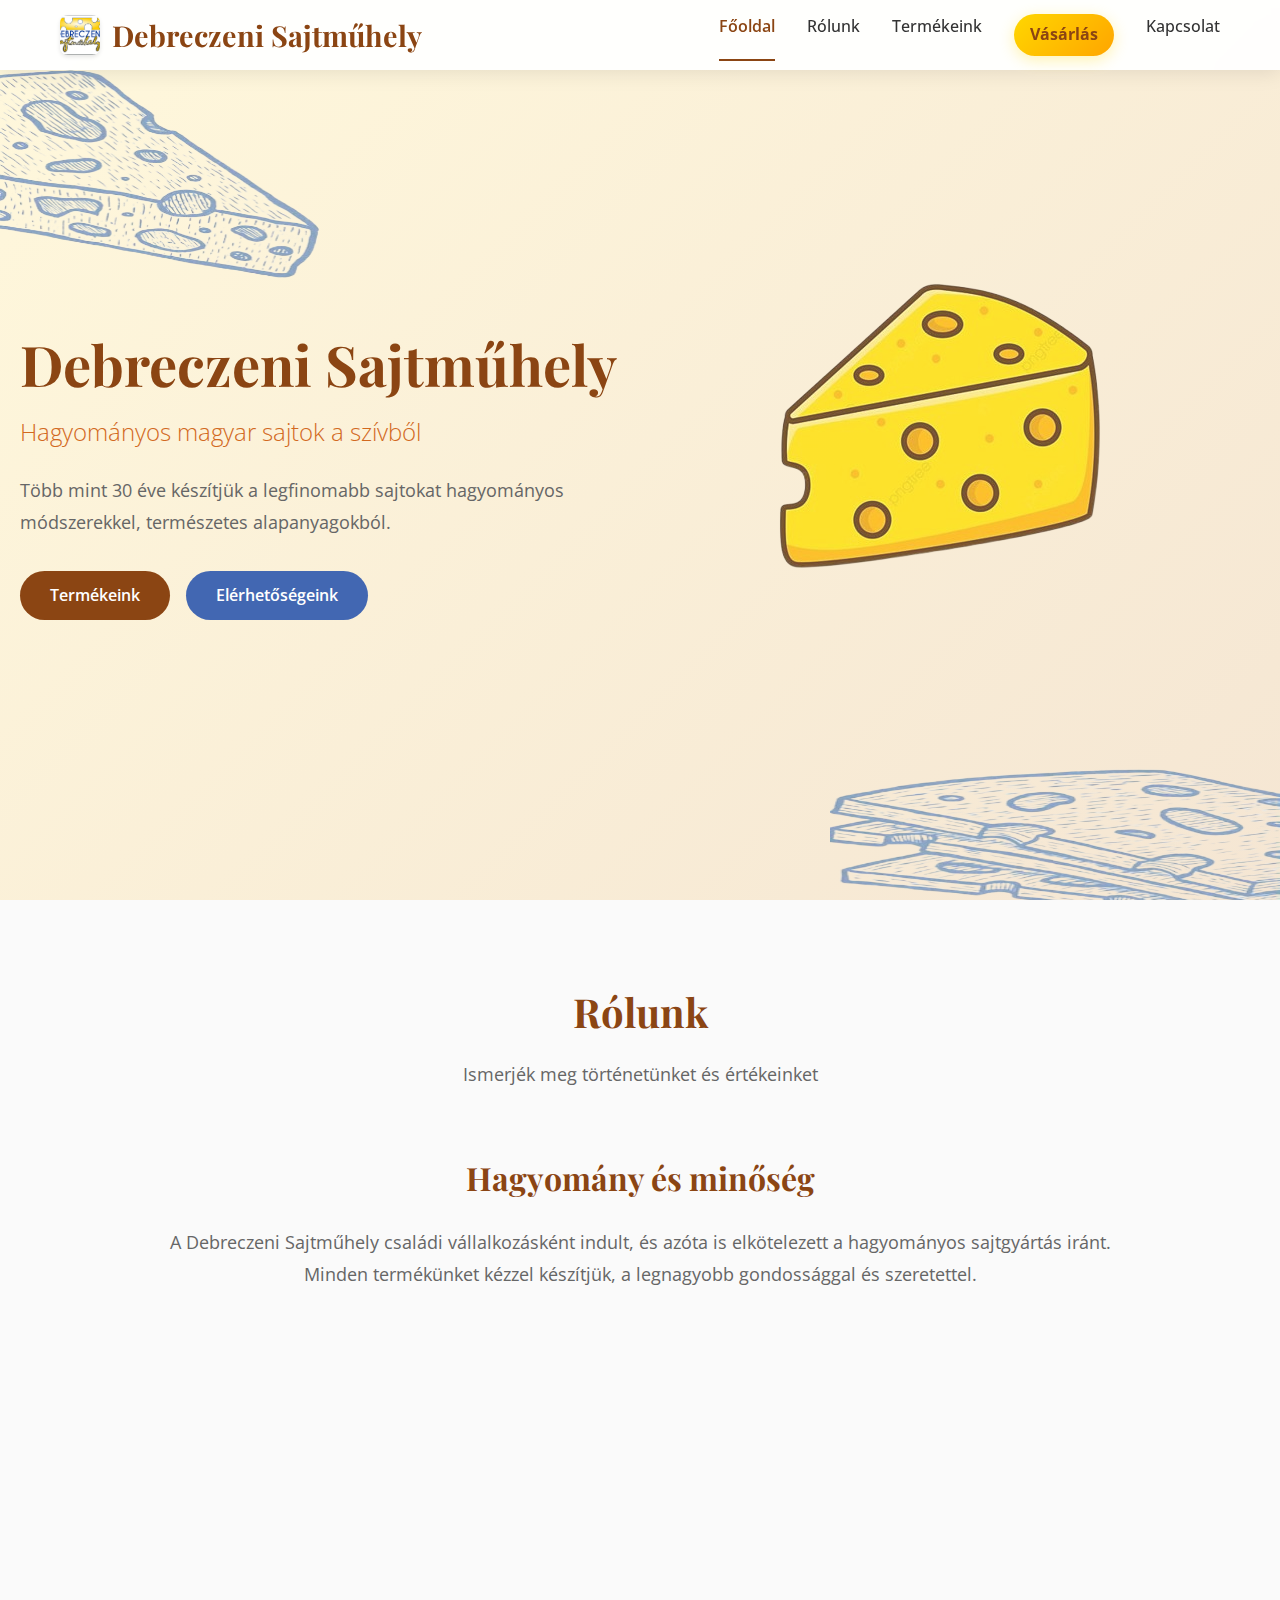
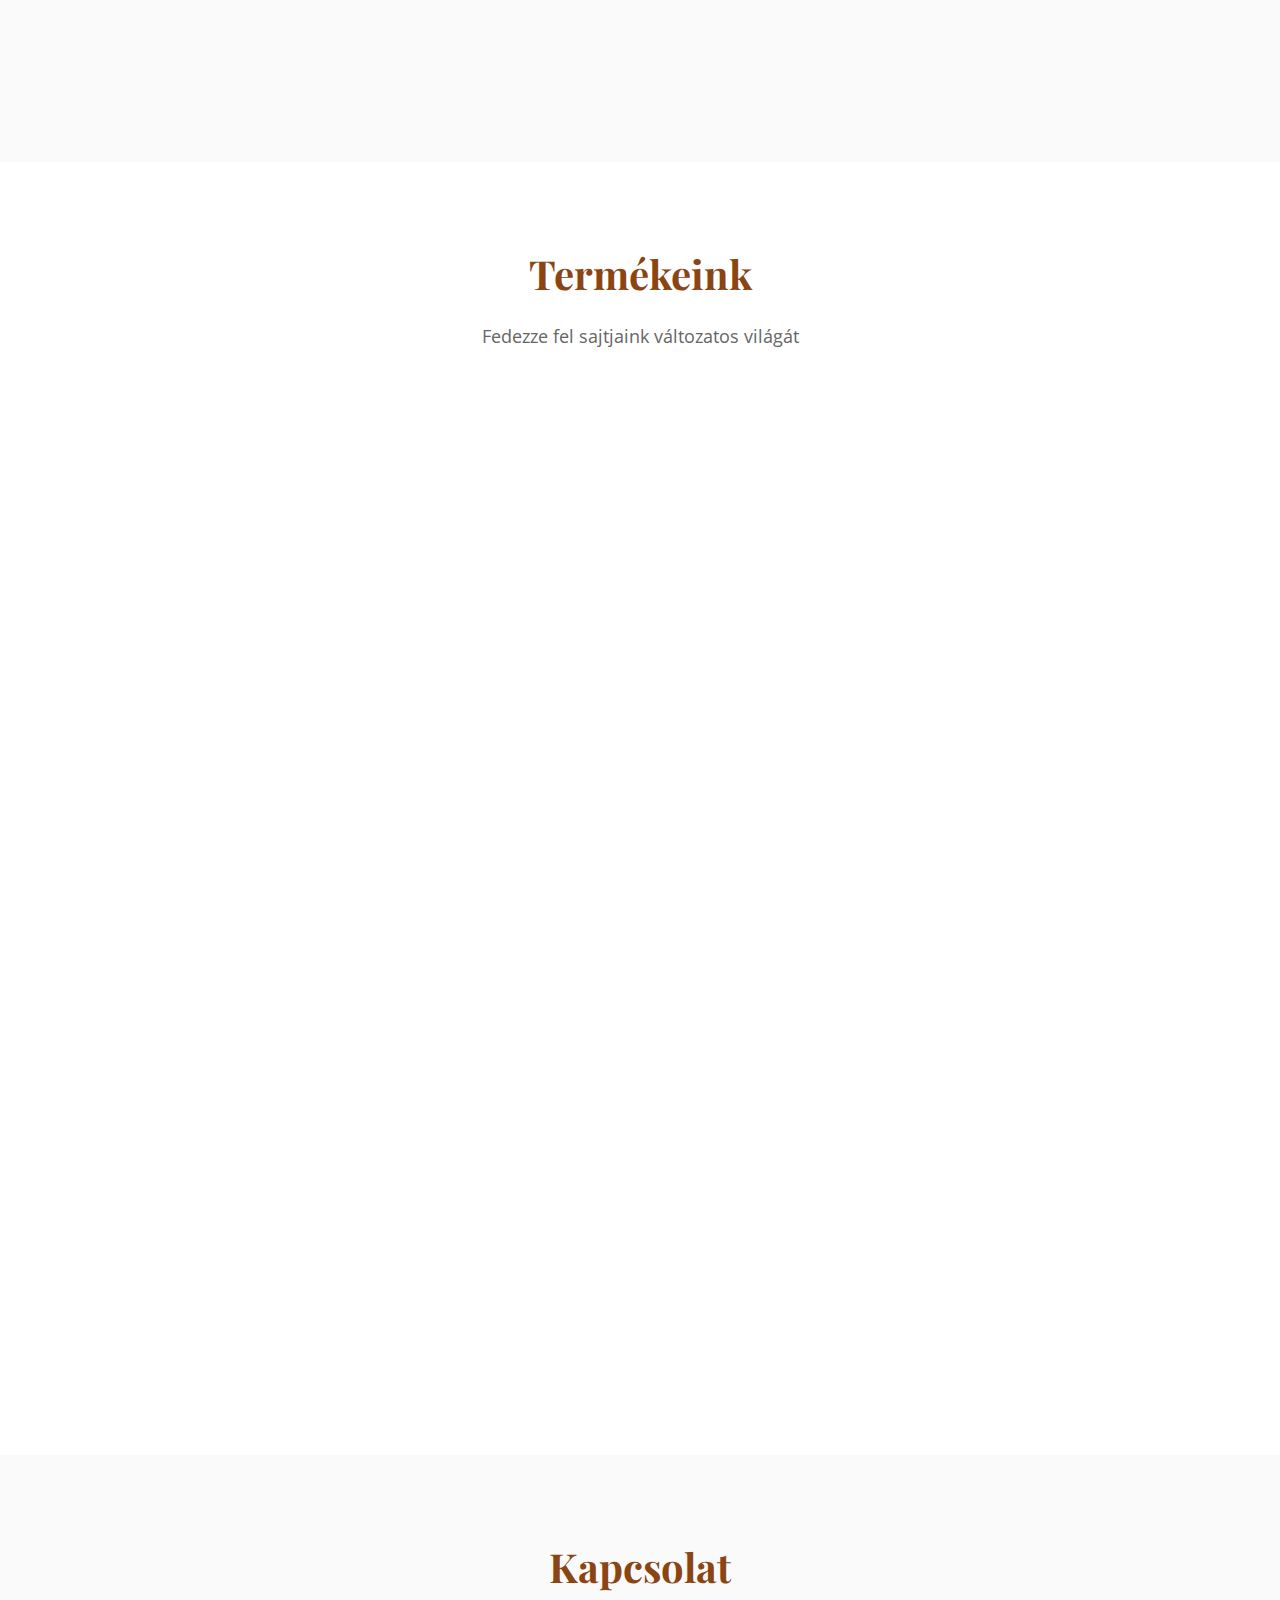
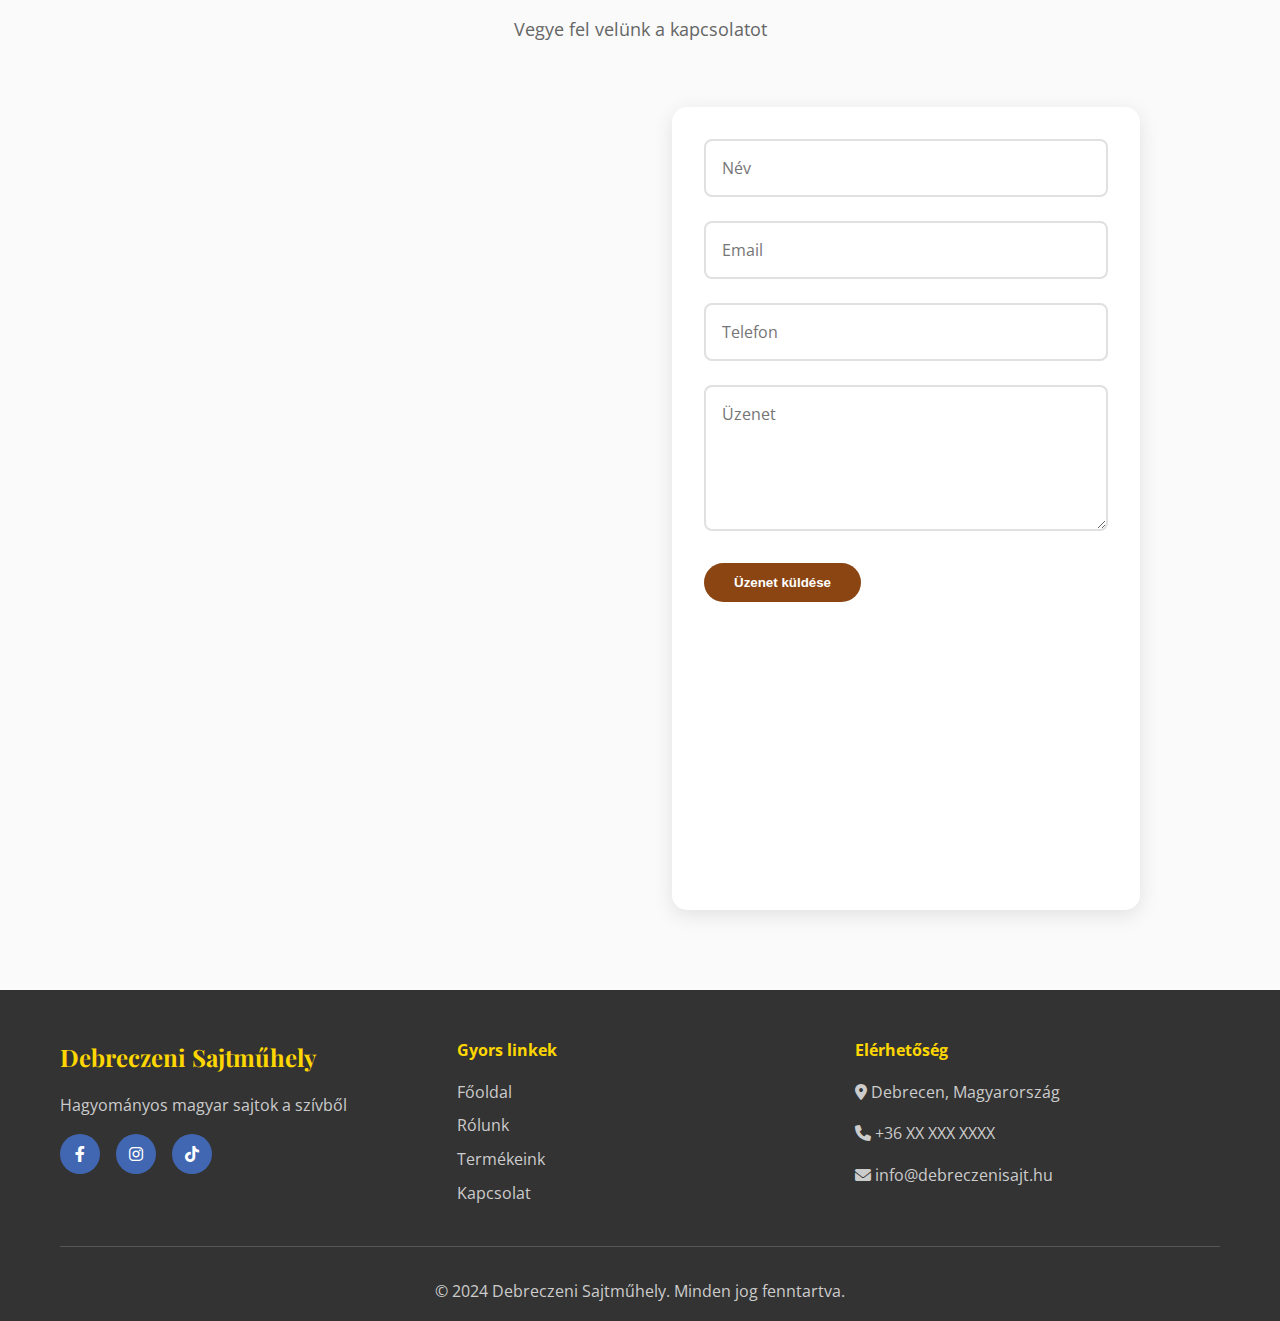
<file: index.html>
<!DOCTYPE html>
<html lang="hu">
<head>
    <meta charset="UTF-8">
    <meta name="viewport" content="width=device-width, initial-scale=1.0">
    <title>Debreczeni Sajtműhely - Hagyományos magyar sajtok</title>
    <link rel="icon" type="image/png" href="assets/images/logos/logo_1.png">
    <link rel="stylesheet" href="assets/css/index.css">
    <link href="https://fonts.googleapis.com/css2?family=Playfair+Display:wght@400;700&family=Open+Sans:wght@300;400;600&display=swap" rel="stylesheet">
    <link rel="stylesheet" href="https://cdnjs.cloudflare.com/ajax/libs/font-awesome/6.0.0/css/all.min.css">
</head>
<body>
    <!-- Navigation -->
    <nav class="navbar">
        <div class="nav-container">
            <div class="nav-logo">
                <img src="assets/images/logos/logo_1.png" alt="Debreczeni Sajtműhely" class="logo-img">
                <h2>Debreczeni Sajtműhely</h2>
            </div>
            <div class="nav-menu" id="nav-menu">
                <a href="index.html" class="nav-link active">Főoldal</a>
                <a href="pages/rolunk.html" class="nav-link">Rólunk</a>
                <a href="pages/termekeink.html" class="nav-link">Termékeink</a>
                <a href="pages/webshop.html" class="nav-link purchase-link">Vásárlás</a>
                <a href="pages/kapcsolat.html" class="nav-link">Kapcsolat</a>
            </div>
            <div class="hamburger" id="hamburger">
                <span class="bar"></span>
                <span class="bar"></span>
                <span class="bar"></span>
            </div>
        </div>
    </nav>

    <!-- Hero Section -->
    <section id="home" class="hero">
        <div class="hero-content">
            <h1 class="hero-title">Debreczeni Sajtműhely</h1>
            <p class="hero-subtitle">Hagyományos magyar sajtok a szívből</p>
            <p class="hero-description">Több mint 30 éve készítjük a legfinomabb sajtokat hagyományos módszerekkel, természetes alapanyagokból.</p>
            <div class="hero-buttons">
                <a href="pages/termekeink.html" class="btn btn-primary">Termékeink</a>
                <a href="#social-media" class="btn btn-secondary" id="contact-scroll-btn">Elérhetőségeink</a>
            </div>
        </div>
        <div class="hero-image">
            <div class="cheese-illustration">
                <img src="assets/images/logos/cheese.png" alt="Sajt">
            </div>
        </div>
    </section>

    <!-- About Section -->
    <section id="about" class="about">
        <div class="container">
            <div class="section-header">
                <h2>Rólunk</h2>
                <p>Ismerjék meg történetünket és értékeinket</p>
            </div>
            <div class="about-content">
                <div class="about-text">
                    <h3>Hagyomány és minőség</h3>
                    <p>A Debreczeni Sajtműhely családi vállalkozásként indult, és azóta is elkötelezett a hagyományos sajtgyártás iránt. Minden termékünket kézzel készítjük, a legnagyobb gondossággal és szeretettel.</p>
                    <div class="features">
                        <div class="feature">
                            <i class="fas fa-leaf"></i>
                            <h4>Természetes alapanyagok</h4>
                            <p>Csak a legjobb minőségű, helyi tejből készítjük sajtjainkat</p>
                        </div>
                        <div class="feature">
                            <i class="fas fa-heart"></i>
                            <h4>Kézműves minőség</h4>
                            <p>Minden sajt egyedi, kézzel készített remek</p>
                        </div>
                        <div class="feature">
                            <i class="fas fa-award"></i>
                            <h4>30+ év tapasztalat</h4>
                            <p>Évtizedek óta szolgáljuk ki vásárlóinkat</p>
                        </div>
                    </div>
                </div>
            </div>
        </div>
    </section>

    <!-- Products Section -->
    <section id="products" class="products">
        <div class="container">
            <div class="section-header">
                <h2>Termékeink</h2>
                <p>Fedezze fel sajtjaink változatos világát</p>
            </div>
            <div class="products-grid">
                <div class="product-card">
                    <div class="product-icon">
                        <img src="assets/images/logos/cheese.png" alt="Sajt" class="cheese-icon">
                    </div>
                    <h3>Trappista sajt</h3>
                    <p>Klasszikus, lágy ízű trappista sajt, amely tökéletes szendvicsekhez és melegszendvicsekhez.</p>
                    <div class="product-features">
                        <span class="feature-tag">Lágy</span>
                        <span class="feature-tag">Enyhe</span>
                    </div>
                </div>
                <div class="product-card">
                    <div class="product-icon">
                        <img src="assets/images/logos/cheese.png" alt="Sajt" class="cheese-icon">
                    </div>
                    <h3>Füstölt sajt</h3>
                    <p>Hagyományos módon füstölt sajt, amely különleges aromával és gazdag ízzel rendelkezik.</p>
                    <div class="product-features">
                        <span class="feature-tag">Füstölt</span>
                        <span class="feature-tag">Aromás</span>
                    </div>
                </div>
                <div class="product-card">
                    <div class="product-icon">
                        <img src="assets/images/logos/cheese.png" alt="Sajt" class="cheese-icon">
                    </div>
                    <h3>Kecskesajt</h3>
                    <p>Friss kecsketejes sajt, amely könnyű, krémszerű textúrával és egyedi ízzel bír.</p>
                    <div class="product-features">
                        <span class="feature-tag">Kecsketejes</span>
                        <span class="feature-tag">Krémszerű</span>
                    </div>
                </div>
                <div class="product-card">
                    <div class="product-icon">
                        <img src="assets/images/logos/cheese.png" alt="Sajt" class="cheese-icon">
                    </div>
                    <h3>Öregített sajt</h3>
                    <p>Hosszú ideig érlelt sajt, amely intenzív ízzel és kemény textúrával rendelkezik.</p>
                    <div class="product-features">
                        <span class="feature-tag">Érlelt</span>
                        <span class="feature-tag">Intenzív</span>
                    </div>
                </div>
                <div class="product-card">
                    <div class="product-icon">
                        <img src="assets/images/logos/cheese.png" alt="Sajt" class="cheese-icon">
                    </div>
                    <h3>Fűszeres sajt</h3>
                    <p>Különféle fűszerekkel ízesített sajt, amely pikáns és izgalmas ízélményt nyújt.</p>
                    <div class="product-features">
                        <span class="feature-tag">Fűszeres</span>
                        <span class="feature-tag">Pikáns</span>
                    </div>
                </div>
                <div class="product-card">
                    <div class="product-icon">
                        <img src="assets/images/logos/cheese.png" alt="Sajt" class="cheese-icon">
                    </div>
                    <h3>Túró</h3>
                    <p>Friss, házi túró, amely tökéletes sütemények készítéséhez és egészséges étkezéshez.</p>
                    <div class="product-features">
                        <span class="feature-tag">Friss</span>
                        <span class="feature-tag">Házi</span>
                    </div>
                </div>
            </div>
        </div>
    </section>

    <!-- Contact Section -->
    <section id="contact" class="contact">
        <div class="container">
            <div class="section-header">
                <h2>Kapcsolat</h2>
                <p>Vegye fel velünk a kapcsolatot</p>
            </div>
            <div class="contact-content">
                <div class="contact-info">
                    <div class="contact-item">
                        <i class="fas fa-map-marker-alt"></i>
                        <div>
                            <h4>Címünk</h4>
                            <p>Debrecen, Magyarország</p>
                        </div>
                    </div>
                    <div class="contact-item">
                        <i class="fas fa-phone"></i>
                        <div>
                            <h4>Telefon</h4>
                            <p>+36 XX XXX XXXX</p>
                        </div>
                    </div>
                    <div class="contact-item">
                        <i class="fas fa-envelope"></i>
                        <div>
                            <h4>Email</h4>
                            <p>info@debreczenisajt.hu</p>
                        </div>
                    </div>
                    <div class="contact-item">
                        <i class="fab fa-facebook-f"></i>
                        <div>
                            <h4>Facebook</h4>
                            <a href="https://www.facebook.com/debreczenisajt" target="_blank">Debreczeni Sajtműhely</a>
                        </div>
                    </div>
                    <div class="contact-item">
                        <i class="fab fa-instagram"></i>
                        <div>
                            <h4>Instagram</h4>
                            <a href="https://www.instagram.com/debreczenisajt/" target="_blank">@debreczenisajt</a>
                        </div>
                    </div>
                    <div class="contact-item">
                        <i class="fab fa-tiktok"></i>
                        <div>
                            <h4>TikTok</h4>
                            <a href="https://www.tiktok.com/@debreczeni.sajt?_r=1&_d=secCgYIASAHKAESPgo882XyWdtWIJa5oN5FyBFm1Zw1p2Hufe6fp3cbUhVUrMJc45wWS7RzokKwEQrQj5SKlpjbomaoFJaSmNyeGgA%3D&_svg=2&checksum=883f243c2618864f6a1e0906cee260a00cb9bec119d89f92c4315a4518e08138&item_author_type=2&sec_uid=MS4wLjABAAAA8bVDkhigIrIbPJctwJXEUzhVfU2PBG0hv1DKdZoQo7i0m_UlfeGQGk3N9EamVqTb&sec_user_id=MS4wLjABAAAAUfRPLDyysPGsj2h0hBmUdDHjZ3YdK3BoGEygHg3DbzYcNZBLUheowg69s-_gl0Aj&share_app_id=1233&share_author_id=7525519901764142102&share_link_id=B703126F-E5BF-417D-8C0B-282660AA4CB1&share_scene=1&sharer_language=hu&social_share_type=5&source=h5_m&timestamp=1758110805&tt_from=copy&u_code=dj01i7eae85ife&ug_btm=b6880%2Cb5836&user_id=6968925014058812422" target="_blank">@debreczeni.sajt</a>
                        </div>
                    </div>
                </div>
                <div class="contact-form">
                    <form id="contact-form">
                        <div class="form-group">
                            <input type="text" id="name" name="name" placeholder="Név" required>
                        </div>
                        <div class="form-group">
                            <input type="email" id="email" name="email" placeholder="Email" required>
                        </div>
                        <div class="form-group">
                            <input type="tel" id="phone" name="phone" placeholder="Telefon">
                        </div>
                        <div class="form-group">
                            <textarea id="message" name="message" placeholder="Üzenet" rows="5" required></textarea>
                        </div>
                        <button type="submit" class="btn btn-primary">Üzenet küldése</button>
                    </form>
                </div>
            </div>
        </div>
    </section>

    <!-- Footer -->
    <footer class="footer">
        <div class="container">
            <div class="footer-content">
                <div class="footer-section">
                    <h3>Debreczeni Sajtműhely</h3>
                    <p>Hagyományos magyar sajtok a szívből</p>
                    <div class="social-links" id="social-media">
                        <a href="https://www.facebook.com/debreczenisajt" target="_blank">
                            <i class="fab fa-facebook-f"></i>
                        </a>
                        <a href="https://www.instagram.com/debreczenisajt/" target="_blank">
                            <i class="fab fa-instagram"></i>
                        </a>
                        <a href="https://www.tiktok.com/@debreczeni.sajt?_r=1&_d=secCgYIASAHKAESPgo882XyWdtWIJa5oN5FyBFm1Zw1p2Hufe6fp3cbUhVUrMJc45wWS7RzokKwEQrQj5SKlpjbomaoFJaSmNyeGgA%3D&_svg=2&checksum=883f243c2618864f6a1e0906cee260a00cb9bec119d89f92c4315a4518e08138&item_author_type=2&sec_uid=MS4wLjABAAAA8bVDkhigIrIbPJctwJXEUzhVfU2PBG0hv1DKdZoQo7i0m_UlfeGQGk3N9EamVqTb&sec_user_id=MS4wLjABAAAAUfRPLDyysPGsj2h0hBmUdDHjZ3YdK3BoGEygHg3DbzYcNZBLUheowg69s-_gl0Aj&share_app_id=1233&share_author_id=7525519901764142102&share_link_id=B703126F-E5BF-417D-8C0B-282660AA4CB1&share_scene=1&sharer_language=hu&social_share_type=5&source=h5_m&timestamp=1758110805&tt_from=copy&u_code=dj01i7eae85ife&ug_btm=b6880%2Cb5836&user_id=6968925014058812422" target="_blank">
                            <i class="fab fa-tiktok"></i>
                        </a>
                    </div>
                </div>
                <div class="footer-section">
                    <h4>Gyors linkek</h4>
                    <ul>
                        <li><a href="index.html">Főoldal</a></li>
                        <li><a href="rolunk.html">Rólunk</a></li>
                        <li><a href="termekeink.html">Termékeink</a></li>
                        <li><a href="kapcsolat.html">Kapcsolat</a></li>
                    </ul>
                </div>
                <div class="footer-section">
                    <h4>Elérhetőség</h4>
                    <p><i class="fas fa-map-marker-alt"></i> Debrecen, Magyarország</p>
                    <p><i class="fas fa-phone"></i> +36 XX XXX XXXX</p>
                    <p><i class="fas fa-envelope"></i> info@debreczenisajt.hu</p>
                </div>
            </div>
            <div class="footer-bottom">
                <p>&copy; 2024 Debreczeni Sajtműhely. Minden jog fenntartva.</p>
            </div>
        </div>
    </footer>

    <script src="assets/js/index.js"></script>
</body>
</html>
</file>
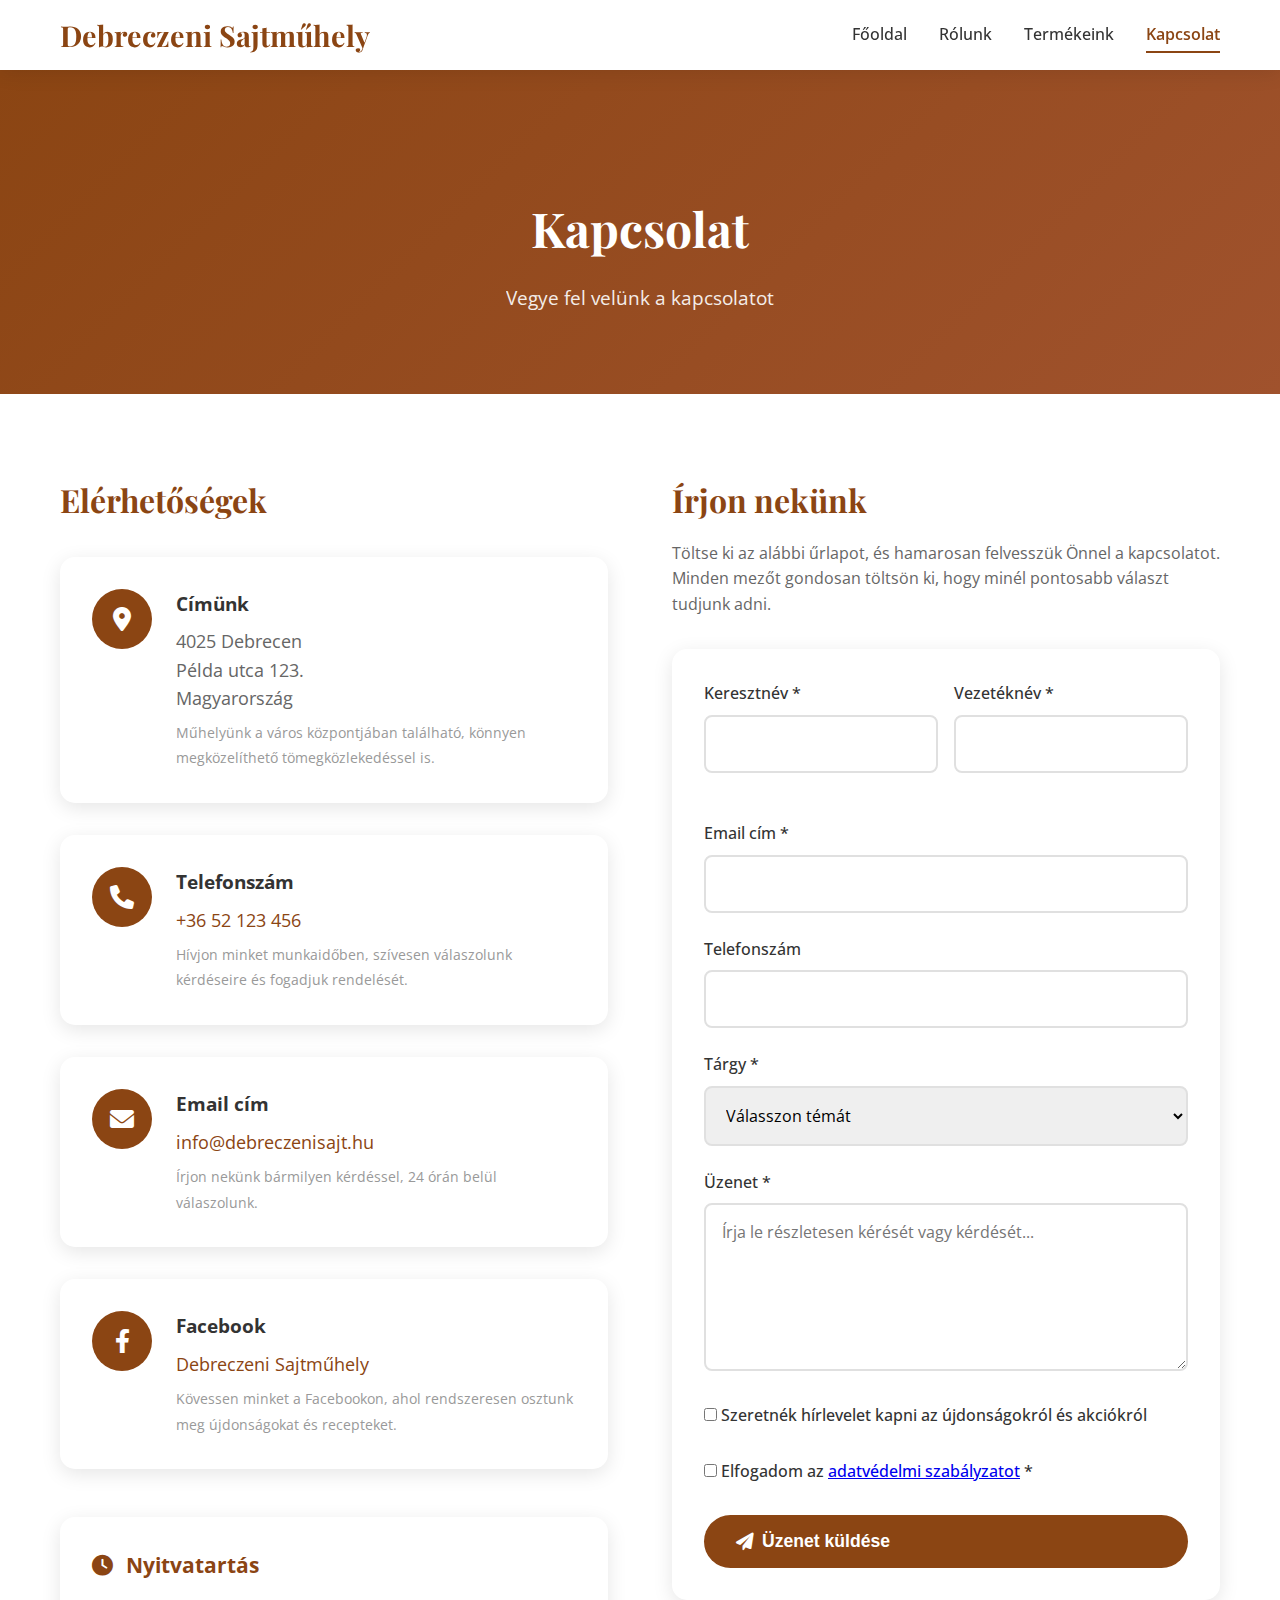
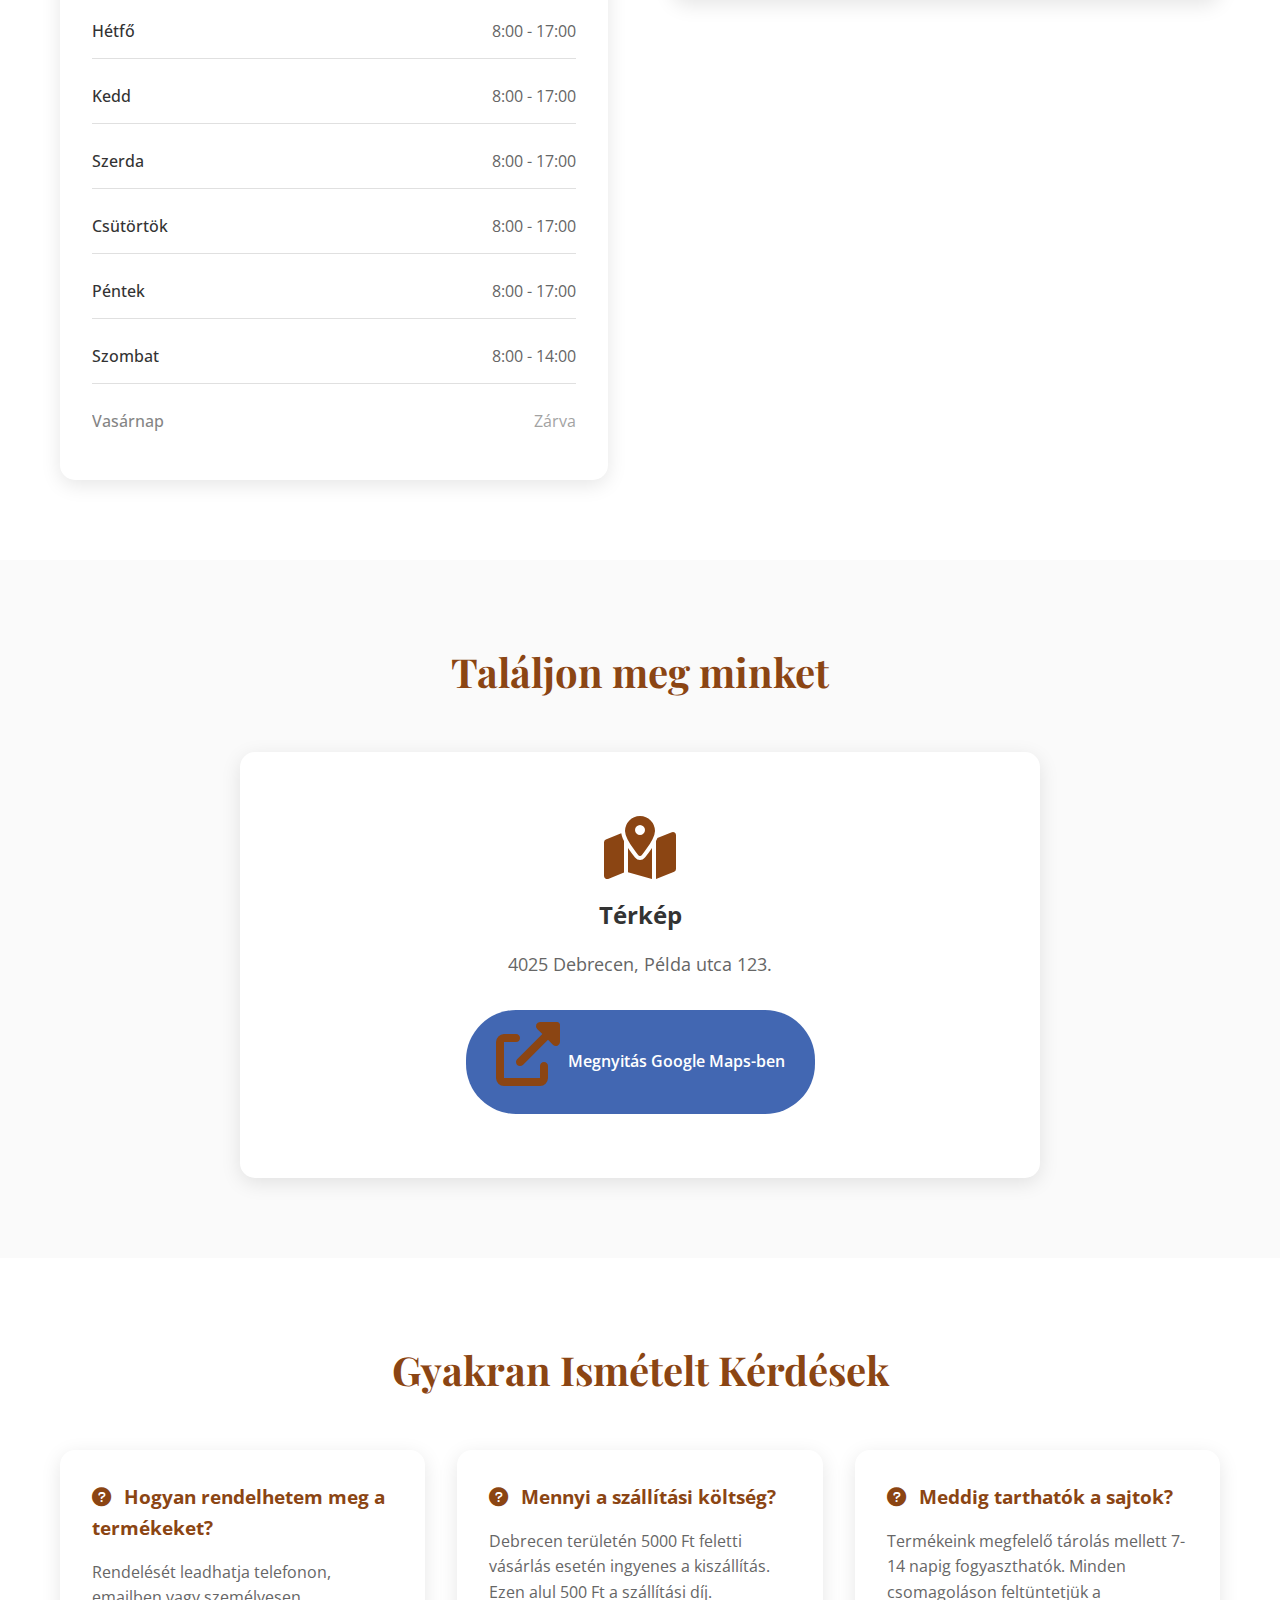
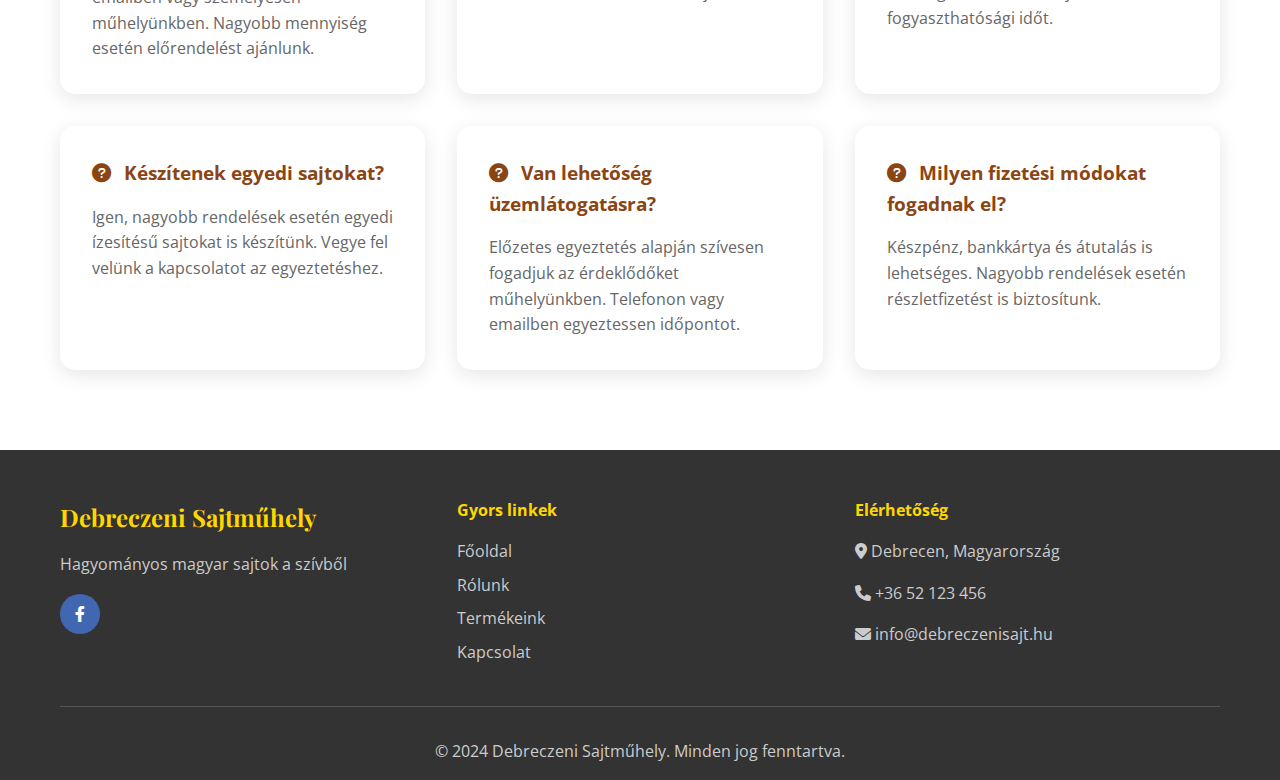
<file: kapcsolat.html>
<!DOCTYPE html>
<html lang="hu">
<head>
    <meta charset="UTF-8">
    <meta name="viewport" content="width=device-width, initial-scale=1.0">
    <title>Kapcsolat - Debreczeni Sajtműhely</title>
    <link rel="stylesheet" href="styles.css">
    <link href="https://fonts.googleapis.com/css2?family=Playfair+Display:wght@400;700&family=Open+Sans:wght@300;400;600&display=swap" rel="stylesheet">
    <link rel="stylesheet" href="https://cdnjs.cloudflare.com/ajax/libs/font-awesome/6.0.0/css/all.min.css">
</head>
<body>
    <!-- Navigation -->
    <nav class="navbar">
        <div class="nav-container">
            <div class="nav-logo">
                <h2><a href="index.html" style="text-decoration: none; color: inherit;">Debreczeni Sajtműhely</a></h2>
            </div>
            <div class="nav-menu" id="nav-menu">
                <a href="index.html" class="nav-link">Főoldal</a>
                <a href="rolunk.html" class="nav-link">Rólunk</a>
                <a href="termekeink.html" class="nav-link">Termékeink</a>
                <a href="kapcsolat.html" class="nav-link active">Kapcsolat</a>
            </div>
            <div class="hamburger" id="hamburger">
                <span class="bar"></span>
                <span class="bar"></span>
                <span class="bar"></span>
            </div>
        </div>
    </nav>

    <!-- Page Header -->
    <section class="page-header">
        <div class="container">
            <h1>Kapcsolat</h1>
            <p>Vegye fel velünk a kapcsolatot</p>
        </div>
    </section>

    <!-- Contact Main Section -->
    <section class="contact-main">
        <div class="container">
            <div class="contact-grid">
                <!-- Contact Information -->
                <div class="contact-info-detailed">
                    <h2>Elérhetőségek</h2>
                    <div class="contact-items">
                        <div class="contact-item-large">
                            <div class="contact-icon">
                                <i class="fas fa-map-marker-alt"></i>
                            </div>
                            <div class="contact-details">
                                <h3>Címünk</h3>
                                <p>4025 Debrecen<br>Példa utca 123.<br>Magyarország</p>
                                <small>Műhelyünk a város központjában található, könnyen megközelíthető tömegközlekedéssel is.</small>
                            </div>
                        </div>

                        <div class="contact-item-large">
                            <div class="contact-icon">
                                <i class="fas fa-phone"></i>
                            </div>
                            <div class="contact-details">
                                <h3>Telefonszám</h3>
                                <p><a href="tel:+3652123456">+36 52 123 456</a></p>
                                <small>Hívjon minket munkaidőben, szívesen válaszolunk kérdéseire és fogadjuk rendelését.</small>
                            </div>
                        </div>

                        <div class="contact-item-large">
                            <div class="contact-icon">
                                <i class="fas fa-envelope"></i>
                            </div>
                            <div class="contact-details">
                                <h3>Email cím</h3>
                                <p><a href="mailto:info@debreczenisajt.hu">info@debreczenisajt.hu</a></p>
                                <small>Írjon nekünk bármilyen kérdéssel, 24 órán belül válaszolunk.</small>
                            </div>
                        </div>

                        <div class="contact-item-large">
                            <div class="contact-icon">
                                <i class="fab fa-facebook-f"></i>
                            </div>
                            <div class="contact-details">
                                <h3>Facebook</h3>
                                <p><a href="https://www.facebook.com/debreczenisajt" target="_blank">Debreczeni Sajtműhely</a></p>
                                <small>Kövessen minket a Facebookon, ahol rendszeresen osztunk meg újdonságokat és recepteket.</small>
                            </div>
                        </div>
                    </div>

                    <!-- Opening Hours -->
                    <div class="opening-hours">
                        <h3><i class="fas fa-clock"></i> Nyitvatartás</h3>
                        <div class="hours-grid">
                            <div class="day-hours">
                                <span class="day">Hétfő</span>
                                <span class="hours">8:00 - 17:00</span>
                            </div>
                            <div class="day-hours">
                                <span class="day">Kedd</span>
                                <span class="hours">8:00 - 17:00</span>
                            </div>
                            <div class="day-hours">
                                <span class="day">Szerda</span>
                                <span class="hours">8:00 - 17:00</span>
                            </div>
                            <div class="day-hours">
                                <span class="day">Csütörtök</span>
                                <span class="hours">8:00 - 17:00</span>
                            </div>
                            <div class="day-hours">
                                <span class="day">Péntek</span>
                                <span class="hours">8:00 - 17:00</span>
                            </div>
                            <div class="day-hours">
                                <span class="day">Szombat</span>
                                <span class="hours">8:00 - 14:00</span>
                            </div>
                            <div class="day-hours closed">
                                <span class="day">Vasárnap</span>
                                <span class="hours">Zárva</span>
                            </div>
                        </div>
                    </div>
                </div>

                <!-- Contact Form -->
                <div class="contact-form-section">
                    <h2>Írjon nekünk</h2>
                    <p class="form-intro">Töltse ki az alábbi űrlapot, és hamarosan felvesszük Önnel a kapcsolatot. Minden mezőt gondosan töltsön ki, hogy minél pontosabb választ tudjunk adni.</p>
                    
                    <form id="contact-form-detailed" class="contact-form-detailed">
                        <div class="form-row">
                            <div class="form-group">
                                <label for="firstName">Keresztnév *</label>
                                <input type="text" id="firstName" name="firstName" required>
                            </div>
                            <div class="form-group">
                                <label for="lastName">Vezetéknév *</label>
                                <input type="text" id="lastName" name="lastName" required>
                            </div>
                        </div>

                        <div class="form-group">
                            <label for="email">Email cím *</label>
                            <input type="email" id="email" name="email" required>
                        </div>

                        <div class="form-group">
                            <label for="phone">Telefonszám</label>
                            <input type="tel" id="phone" name="phone">
                        </div>

                        <div class="form-group">
                            <label for="subject">Tárgy *</label>
                            <select id="subject" name="subject" required>
                                <option value="">Válasszon témát</option>
                                <option value="rendeles">Rendelés</option>
                                <option value="informacio">Termék információ</option>
                                <option value="arlista">Árlista kérés</option>
                                <option value="szallitas">Szállítás</option>
                                <option value="egyeb">Egyéb</option>
                            </select>
                        </div>

                        <div class="form-group">
                            <label for="message">Üzenet *</label>
                            <textarea id="message" name="message" rows="6" required placeholder="Írja le részletesen kérését vagy kérdését..."></textarea>
                        </div>

                        <div class="form-group checkbox-group">
                            <label class="checkbox-label">
                                <input type="checkbox" id="newsletter" name="newsletter">
                                <span class="checkmark"></span>
                                Szeretnék hírlevelet kapni az újdonságokról és akciókról
                            </label>
                        </div>

                        <div class="form-group checkbox-group">
                            <label class="checkbox-label">
                                <input type="checkbox" id="privacy" name="privacy" required>
                                <span class="checkmark"></span>
                                Elfogadom az <a href="#" target="_blank">adatvédelmi szabályzatot</a> *
                            </label>
                        </div>

                        <button type="submit" class="btn btn-primary btn-large">
                            <i class="fas fa-paper-plane"></i>
                            Üzenet küldése
                        </button>
                    </form>
                </div>
            </div>
        </div>
    </section>

    <!-- Map Section -->
    <section class="map-section">
        <div class="container">
            <h2>Találjon meg minket</h2>
            <div class="map-container">
                <div class="map-placeholder">
                    <i class="fas fa-map-marked-alt"></i>
                    <h3>Térkép</h3>
                    <p>4025 Debrecen, Példa utca 123.</p>
                    <a href="https://maps.google.com/?q=Debrecen" target="_blank" class="btn btn-secondary">
                        <i class="fas fa-external-link-alt"></i>
                        Megnyitás Google Maps-ben
                    </a>
                </div>
            </div>
        </div>
    </section>

    <!-- FAQ Section -->
    <section class="faq-section">
        <div class="container">
            <h2>Gyakran Ismételt Kérdések</h2>
            <div class="faq-grid">
                <div class="faq-item">
                    <h3><i class="fas fa-question-circle"></i> Hogyan rendelhetem meg a termékeket?</h3>
                    <p>Rendelését leadhatja telefonon, emailben vagy személyesen műhelyünkben. Nagyobb mennyiség esetén előrendelést ajánlunk.</p>
                </div>
                <div class="faq-item">
                    <h3><i class="fas fa-question-circle"></i> Mennyi a szállítási költség?</h3>
                    <p>Debrecen területén 5000 Ft feletti vásárlás esetén ingyenes a kiszállítás. Ezen alul 500 Ft a szállítási díj.</p>
                </div>
                <div class="faq-item">
                    <h3><i class="fas fa-question-circle"></i> Meddig tarthatók a sajtok?</h3>
                    <p>Termékeink megfelelő tárolás mellett 7-14 napig fogyaszthatók. Minden csomagoláson feltüntetjük a fogyaszthatósági időt.</p>
                </div>
                <div class="faq-item">
                    <h3><i class="fas fa-question-circle"></i> Készítenek egyedi sajtokat?</h3>
                    <p>Igen, nagyobb rendelések esetén egyedi ízesítésű sajtokat is készítünk. Vegye fel velünk a kapcsolatot az egyeztetéshez.</p>
                </div>
                <div class="faq-item">
                    <h3><i class="fas fa-question-circle"></i> Van lehetőség üzemlátogatásra?</h3>
                    <p>Előzetes egyeztetés alapján szívesen fogadjuk az érdeklődőket műhelyünkben. Telefonon vagy emailben egyeztessen időpontot.</p>
                </div>
                <div class="faq-item">
                    <h3><i class="fas fa-question-circle"></i> Milyen fizetési módokat fogadnak el?</h3>
                    <p>Készpénz, bankkártya és átutalás is lehetséges. Nagyobb rendelések esetén részletfizetést is biztosítunk.</p>
                </div>
            </div>
        </div>
    </section>

    <!-- Footer -->
    <footer class="footer">
        <div class="container">
            <div class="footer-content">
                <div class="footer-section">
                    <h3>Debreczeni Sajtműhely</h3>
                    <p>Hagyományos magyar sajtok a szívből</p>
                    <div class="social-links">
                        <a href="https://www.facebook.com/debreczenisajt" target="_blank">
                            <i class="fab fa-facebook-f"></i>
                        </a>
                    </div>
                </div>
                <div class="footer-section">
                    <h4>Gyors linkek</h4>
                    <ul>
                        <li><a href="index.html">Főoldal</a></li>
                        <li><a href="rolunk.html">Rólunk</a></li>
                        <li><a href="termekeink.html">Termékeink</a></li>
                        <li><a href="kapcsolat.html">Kapcsolat</a></li>
                    </ul>
                </div>
                <div class="footer-section">
                    <h4>Elérhetőség</h4>
                    <p><i class="fas fa-map-marker-alt"></i> Debrecen, Magyarország</p>
                    <p><i class="fas fa-phone"></i> +36 52 123 456</p>
                    <p><i class="fas fa-envelope"></i> info@debreczenisajt.hu</p>
                </div>
            </div>
            <div class="footer-bottom">
                <p>&copy; 2024 Debreczeni Sajtműhely. Minden jog fenntartva.</p>
            </div>
        </div>
    </footer>

    <script src="script.js"></script>
</body>
</html>
</file>
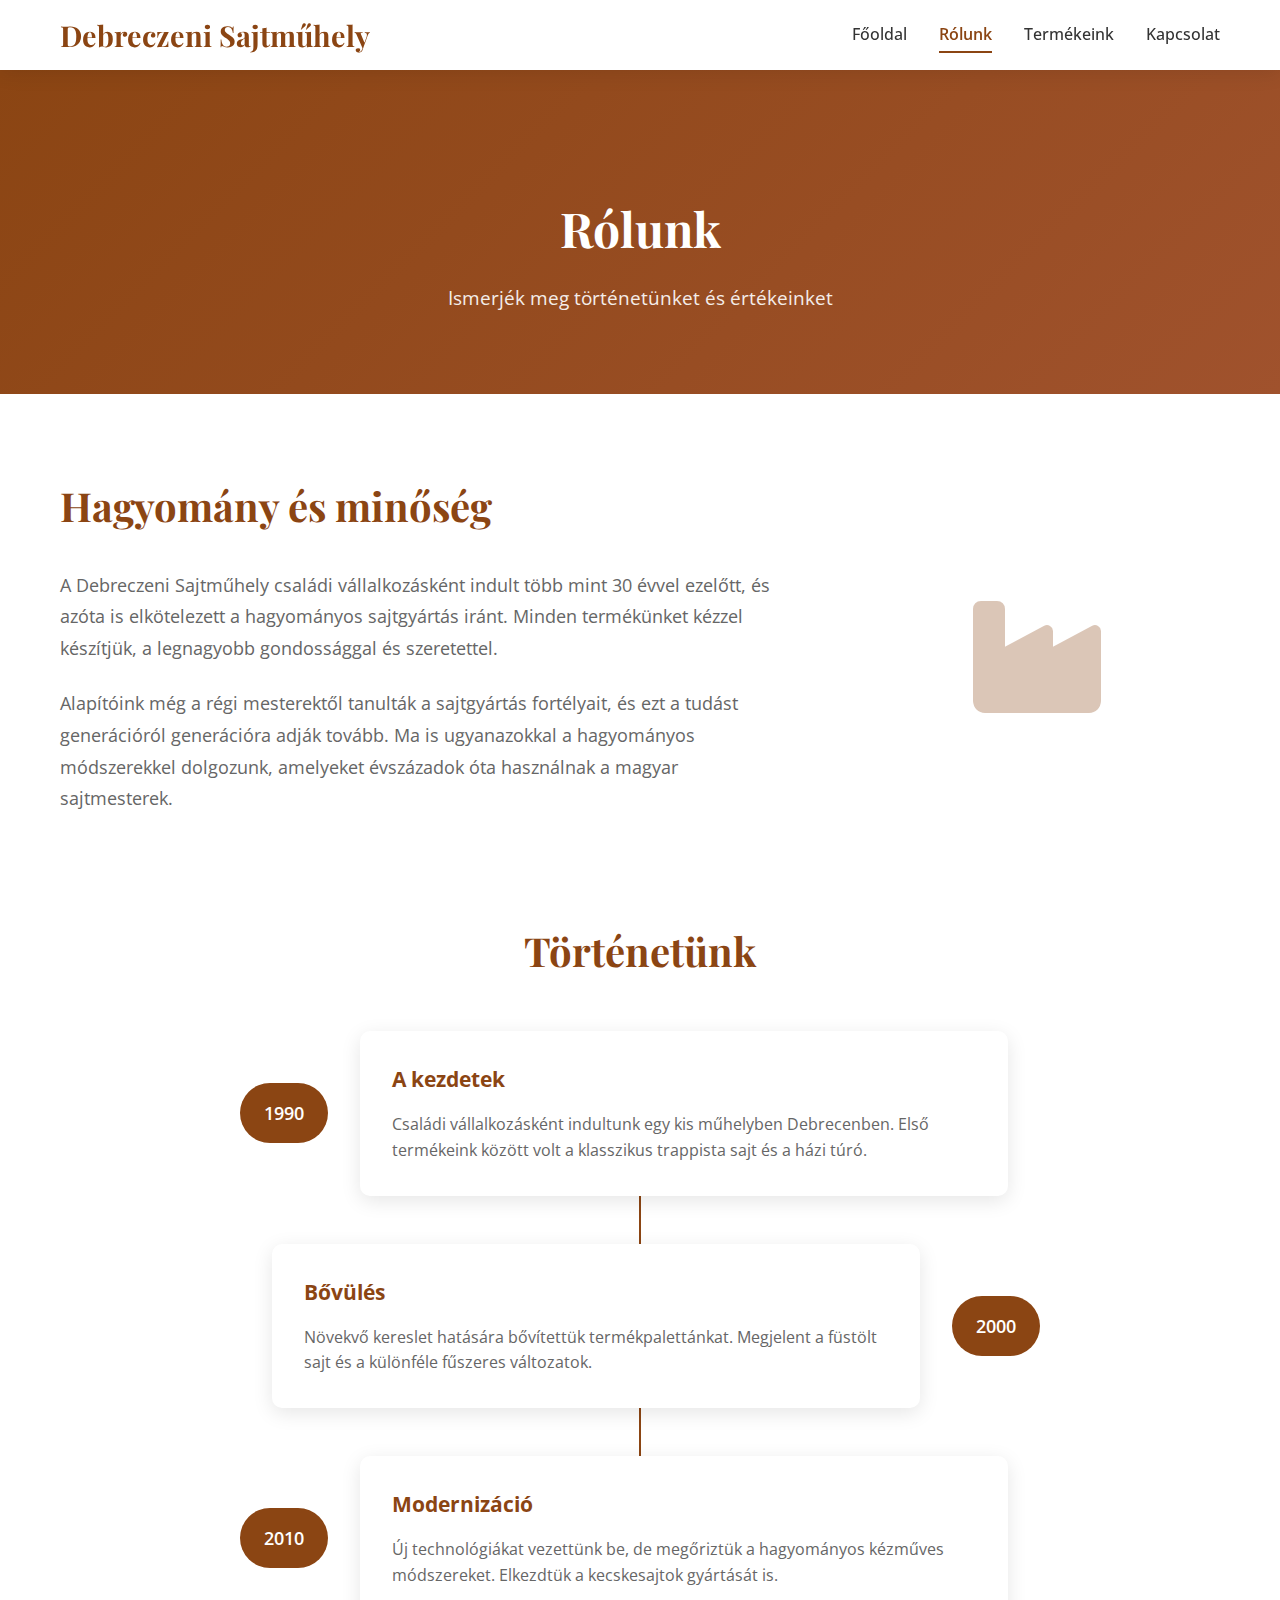
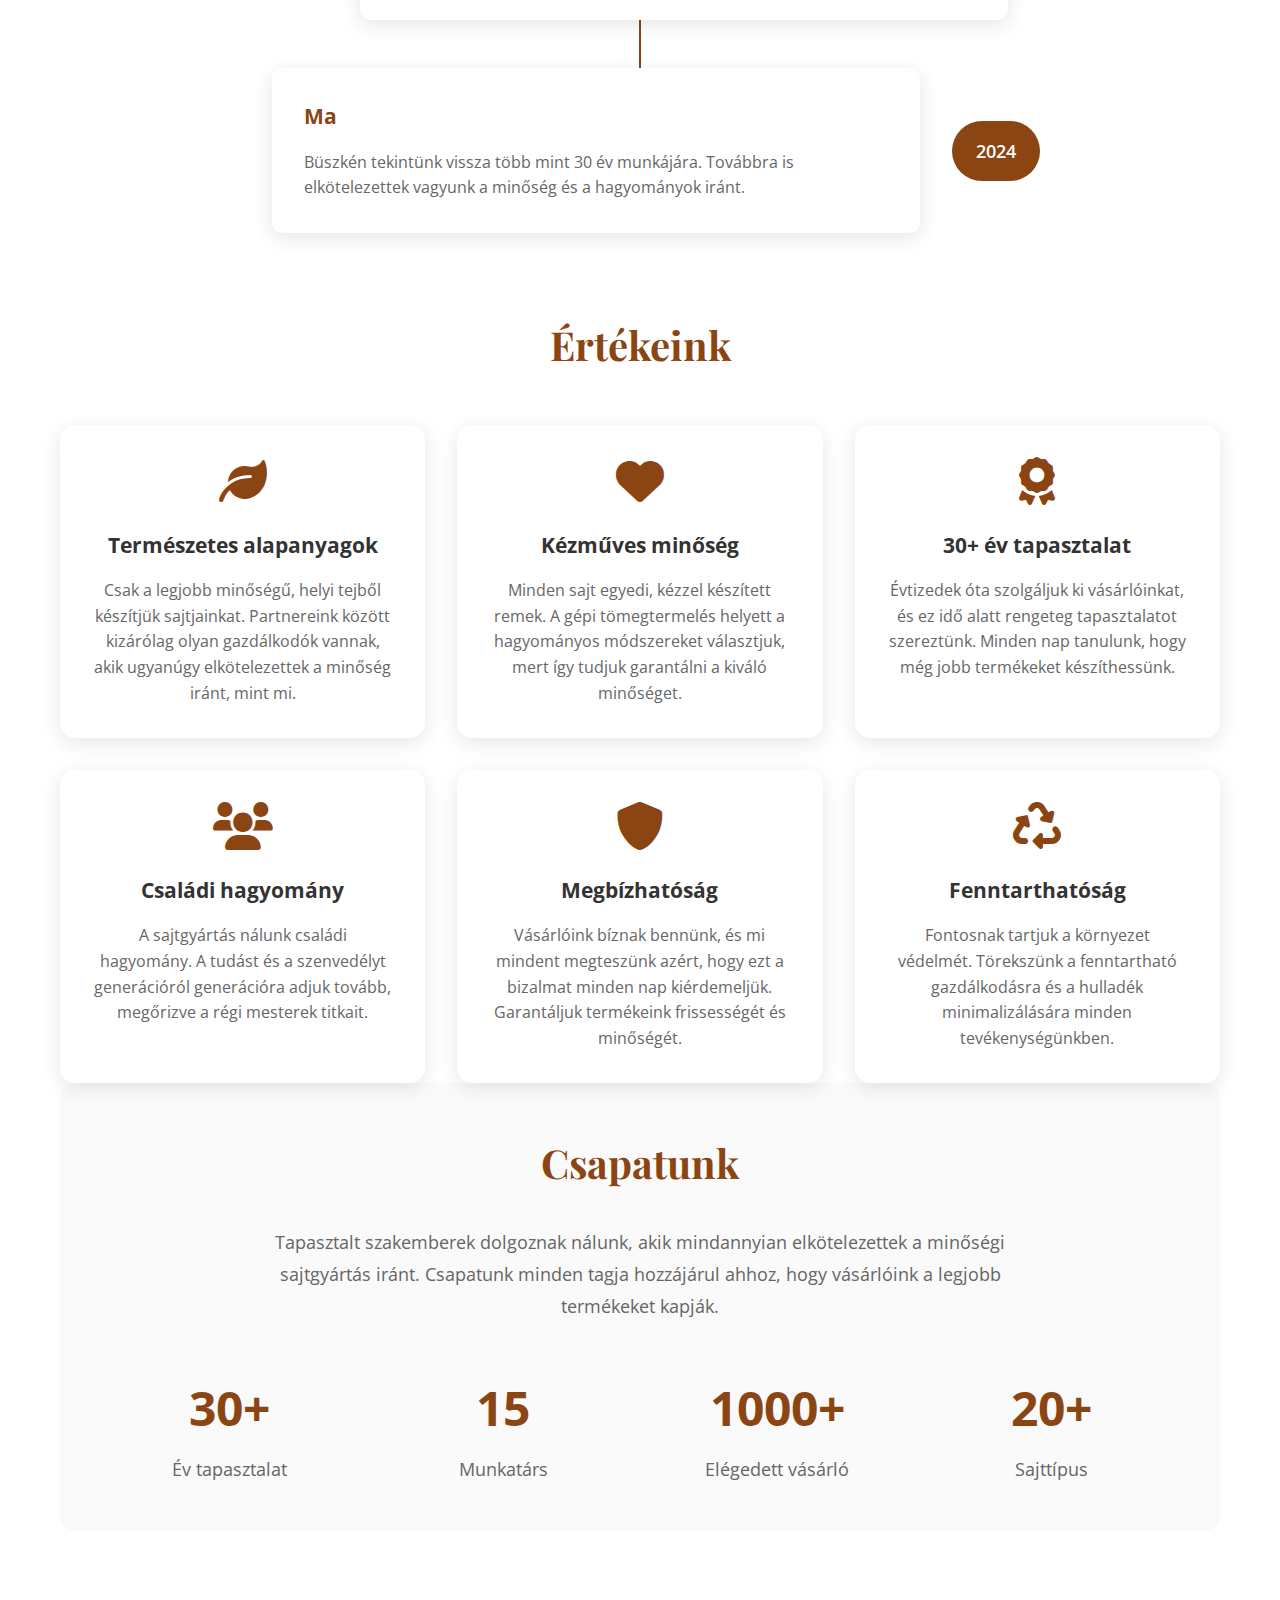
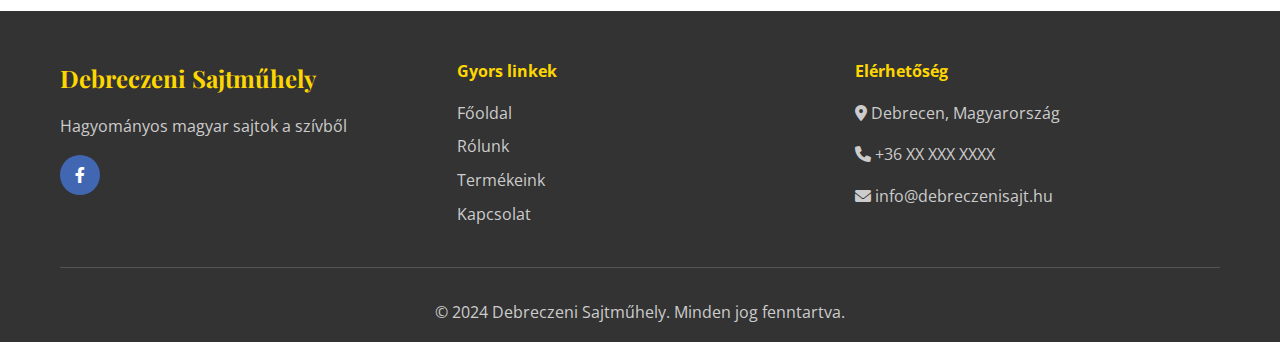
<file: rolunk.html>
<!DOCTYPE html>
<html lang="hu">
<head>
    <meta charset="UTF-8">
    <meta name="viewport" content="width=device-width, initial-scale=1.0">
    <title>Rólunk - Debreczeni Sajtműhely</title>
    <link rel="stylesheet" href="styles.css">
    <link href="https://fonts.googleapis.com/css2?family=Playfair+Display:wght@400;700&family=Open+Sans:wght@300;400;600&display=swap" rel="stylesheet">
    <link rel="stylesheet" href="https://cdnjs.cloudflare.com/ajax/libs/font-awesome/6.0.0/css/all.min.css">
</head>
<body>
    <!-- Navigation -->
    <nav class="navbar">
        <div class="nav-container">
            <div class="nav-logo">
                <h2><a href="index.html" style="text-decoration: none; color: inherit;">Debreczeni Sajtműhely</a></h2>
            </div>
            <div class="nav-menu" id="nav-menu">
                <a href="index.html" class="nav-link">Főoldal</a>
                <a href="rolunk.html" class="nav-link active">Rólunk</a>
                <a href="termekeink.html" class="nav-link">Termékeink</a>
                <a href="kapcsolat.html" class="nav-link">Kapcsolat</a>
            </div>
            <div class="hamburger" id="hamburger">
                <span class="bar"></span>
                <span class="bar"></span>
                <span class="bar"></span>
            </div>
        </div>
    </nav>

    <!-- Page Header -->
    <section class="page-header">
        <div class="container">
            <h1>Rólunk</h1>
            <p>Ismerjék meg történetünket és értékeinket</p>
        </div>
    </section>

    <!-- About Content -->
    <section class="about-detailed">
        <div class="container">
            <div class="about-intro">
                <div class="intro-content">
                    <h2>Hagyomány és minőség</h2>
                    <p>A Debreczeni Sajtműhely családi vállalkozásként indult több mint 30 évvel ezelőtt, és azóta is elkötelezett a hagyományos sajtgyártás iránt. Minden termékünket kézzel készítjük, a legnagyobb gondossággal és szeretettel.</p>
                    <p>Alapítóink még a régi mesterektől tanulták a sajtgyártás fortélyait, és ezt a tudást generációról generációra adják tovább. Ma is ugyanazokkal a hagyományos módszerekkel dolgozunk, amelyeket évszázadok óta használnak a magyar sajtmesterek.</p>
                </div>
                <div class="intro-image">
                    <div class="cheese-workshop">
                        <i class="fas fa-industry"></i>
                    </div>
                </div>
            </div>

            <div class="story-timeline">
                <h2>Történetünk</h2>
                <div class="timeline">
                    <div class="timeline-item">
                        <div class="timeline-year">1990</div>
                        <div class="timeline-content">
                            <h3>A kezdetek</h3>
                            <p>Családi vállalkozásként indultunk egy kis műhelyben Debrecenben. Első termékeink között volt a klasszikus trappista sajt és a házi túró.</p>
                        </div>
                    </div>
                    <div class="timeline-item">
                        <div class="timeline-year">2000</div>
                        <div class="timeline-content">
                            <h3>Bővülés</h3>
                            <p>Növekvő kereslet hatására bővítettük termékpalettánkat. Megjelent a füstölt sajt és a különféle fűszeres változatok.</p>
                        </div>
                    </div>
                    <div class="timeline-item">
                        <div class="timeline-year">2010</div>
                        <div class="timeline-content">
                            <h3>Modernizáció</h3>
                            <p>Új technológiákat vezettünk be, de megőriztük a hagyományos kézműves módszereket. Elkezdtük a kecskesajtok gyártását is.</p>
                        </div>
                    </div>
                    <div class="timeline-item">
                        <div class="timeline-year">2024</div>
                        <div class="timeline-content">
                            <h3>Ma</h3>
                            <p>Büszkén tekintünk vissza több mint 30 év munkájára. Továbbra is elkötelezettek vagyunk a minőség és a hagyományok iránt.</p>
                        </div>
                    </div>
                </div>
            </div>

            <div class="values-section">
                <h2>Értékeink</h2>
                <div class="values-grid">
                    <div class="value-card">
                        <i class="fas fa-leaf"></i>
                        <h3>Természetes alapanyagok</h3>
                        <p>Csak a legjobb minőségű, helyi tejből készítjük sajtjainkat. Partnereink között kizárólag olyan gazdálkodók vannak, akik ugyanúgy elkötelezettek a minőség iránt, mint mi.</p>
                    </div>
                    <div class="value-card">
                        <i class="fas fa-heart"></i>
                        <h3>Kézműves minőség</h3>
                        <p>Minden sajt egyedi, kézzel készített remek. A gépi tömegtermelés helyett a hagyományos módszereket választjuk, mert így tudjuk garantálni a kiváló minőséget.</p>
                    </div>
                    <div class="value-card">
                        <i class="fas fa-award"></i>
                        <h3>30+ év tapasztalat</h3>
                        <p>Évtizedek óta szolgáljuk ki vásárlóinkat, és ez idő alatt rengeteg tapasztalatot szereztünk. Minden nap tanulunk, hogy még jobb termékeket készíthessünk.</p>
                    </div>
                    <div class="value-card">
                        <i class="fas fa-users"></i>
                        <h3>Családi hagyomány</h3>
                        <p>A sajtgyártás nálunk családi hagyomány. A tudást és a szenvedélyt generációról generációra adjuk tovább, megőrizve a régi mesterek titkait.</p>
                    </div>
                    <div class="value-card">
                        <i class="fas fa-shield-alt"></i>
                        <h3>Megbízhatóság</h3>
                        <p>Vásárlóink bíznak bennünk, és mi mindent megteszünk azért, hogy ezt a bizalmat minden nap kiérdemeljük. Garantáljuk termékeink frissességét és minőségét.</p>
                    </div>
                    <div class="value-card">
                        <i class="fas fa-recycle"></i>
                        <h3>Fenntarthatóság</h3>
                        <p>Fontosnak tartjuk a környezet védelmét. Törekszünk a fenntartható gazdálkodásra és a hulladék minimalizálására minden tevékenységünkben.</p>
                    </div>
                </div>
            </div>

            <div class="team-section">
                <h2>Csapatunk</h2>
                <p class="team-intro">Tapasztalt szakemberek dolgoznak nálunk, akik mindannyian elkötelezettek a minőségi sajtgyártás iránt. Csapatunk minden tagja hozzájárul ahhoz, hogy vásárlóink a legjobb termékeket kapják.</p>
                <div class="team-stats">
                    <div class="stat-item">
                        <div class="stat-number">30+</div>
                        <div class="stat-label">Év tapasztalat</div>
                    </div>
                    <div class="stat-item">
                        <div class="stat-number">15</div>
                        <div class="stat-label">Munkatárs</div>
                    </div>
                    <div class="stat-item">
                        <div class="stat-number">1000+</div>
                        <div class="stat-label">Elégedett vásárló</div>
                    </div>
                    <div class="stat-item">
                        <div class="stat-number">20+</div>
                        <div class="stat-label">Sajttípus</div>
                    </div>
                </div>
            </div>
        </div>
    </section>

    <!-- Footer -->
    <footer class="footer">
        <div class="container">
            <div class="footer-content">
                <div class="footer-section">
                    <h3>Debreczeni Sajtműhely</h3>
                    <p>Hagyományos magyar sajtok a szívből</p>
                    <div class="social-links">
                        <a href="https://www.facebook.com/debreczenisajt" target="_blank">
                            <i class="fab fa-facebook-f"></i>
                        </a>
                    </div>
                </div>
                <div class="footer-section">
                    <h4>Gyors linkek</h4>
                    <ul>
                        <li><a href="index.html">Főoldal</a></li>
                        <li><a href="rolunk.html">Rólunk</a></li>
                        <li><a href="termekeink.html">Termékeink</a></li>
                        <li><a href="kapcsolat.html">Kapcsolat</a></li>
                    </ul>
                </div>
                <div class="footer-section">
                    <h4>Elérhetőség</h4>
                    <p><i class="fas fa-map-marker-alt"></i> Debrecen, Magyarország</p>
                    <p><i class="fas fa-phone"></i> +36 XX XXX XXXX</p>
                    <p><i class="fas fa-envelope"></i> info@debreczenisajt.hu</p>
                </div>
            </div>
            <div class="footer-bottom">
                <p>&copy; 2024 Debreczeni Sajtműhely. Minden jog fenntartva.</p>
            </div>
        </div>
    </footer>

    <script src="script.js"></script>
</body>
</html>
</file>
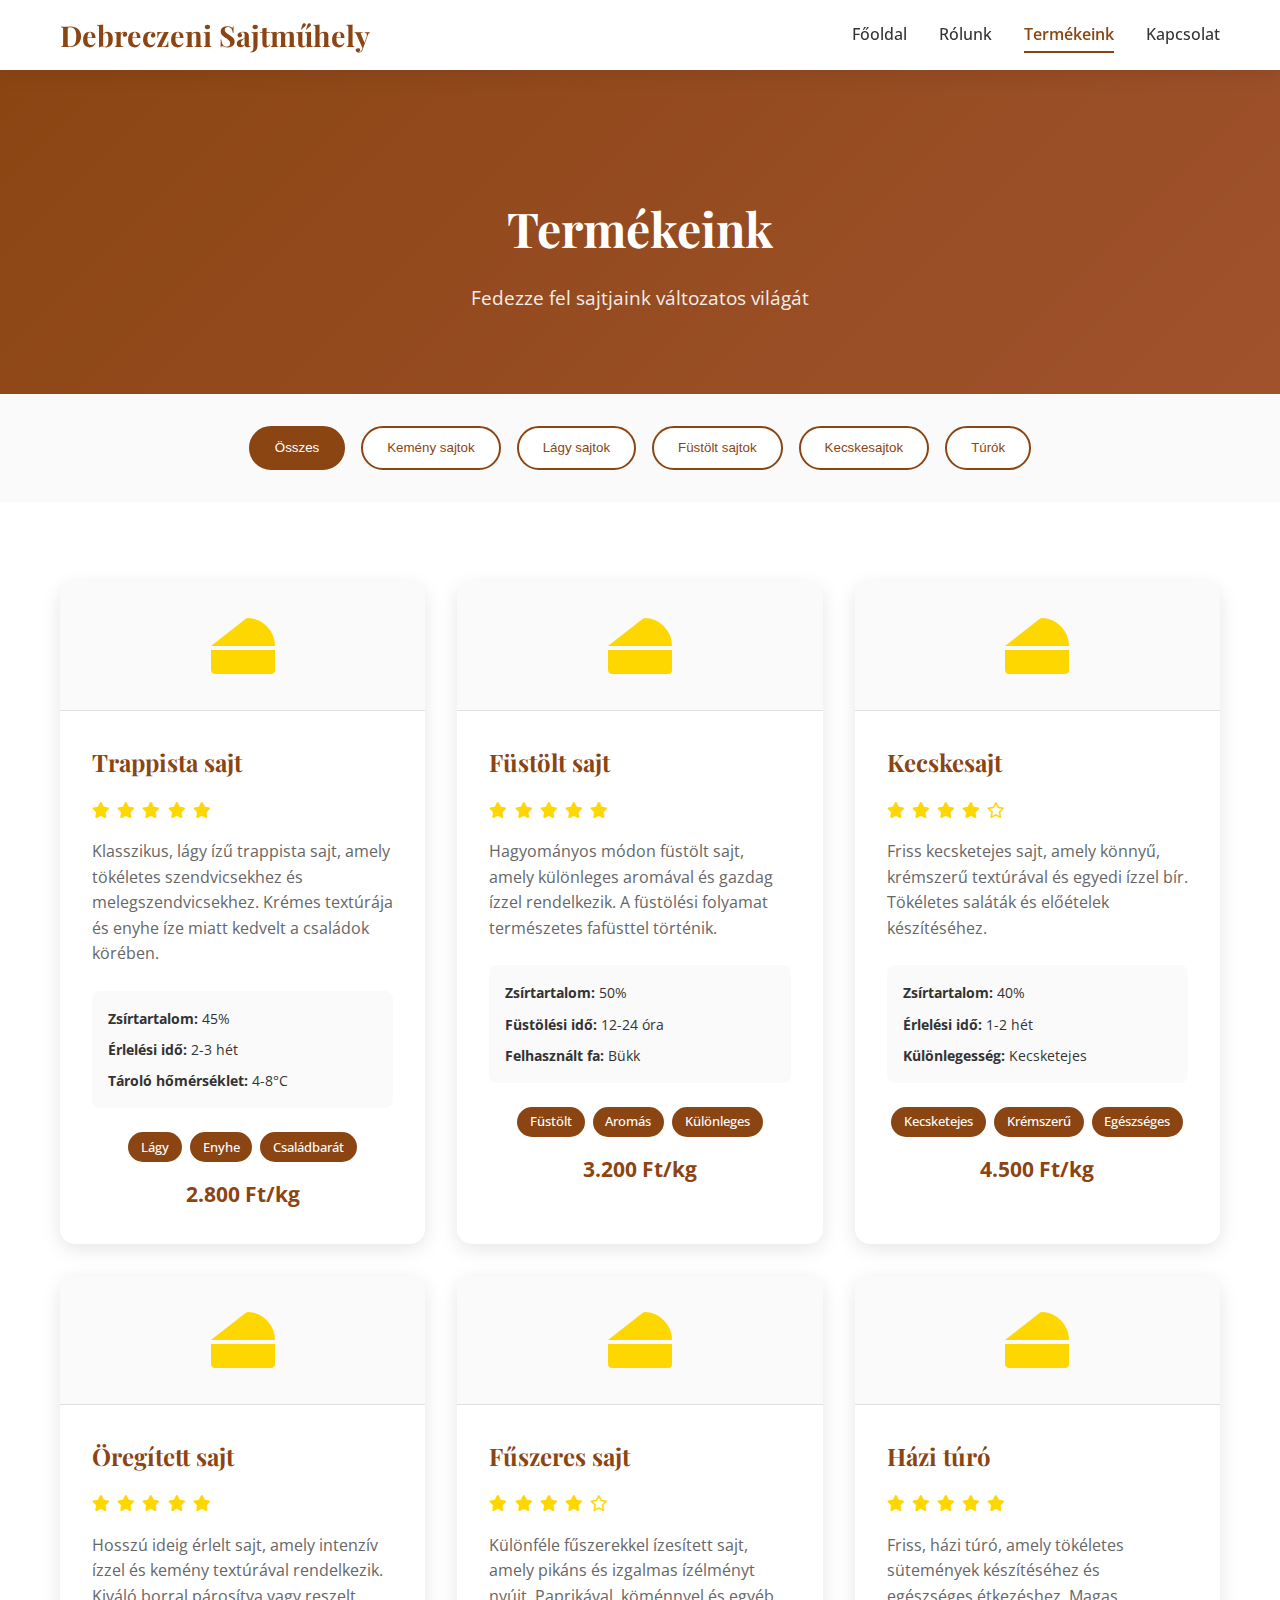
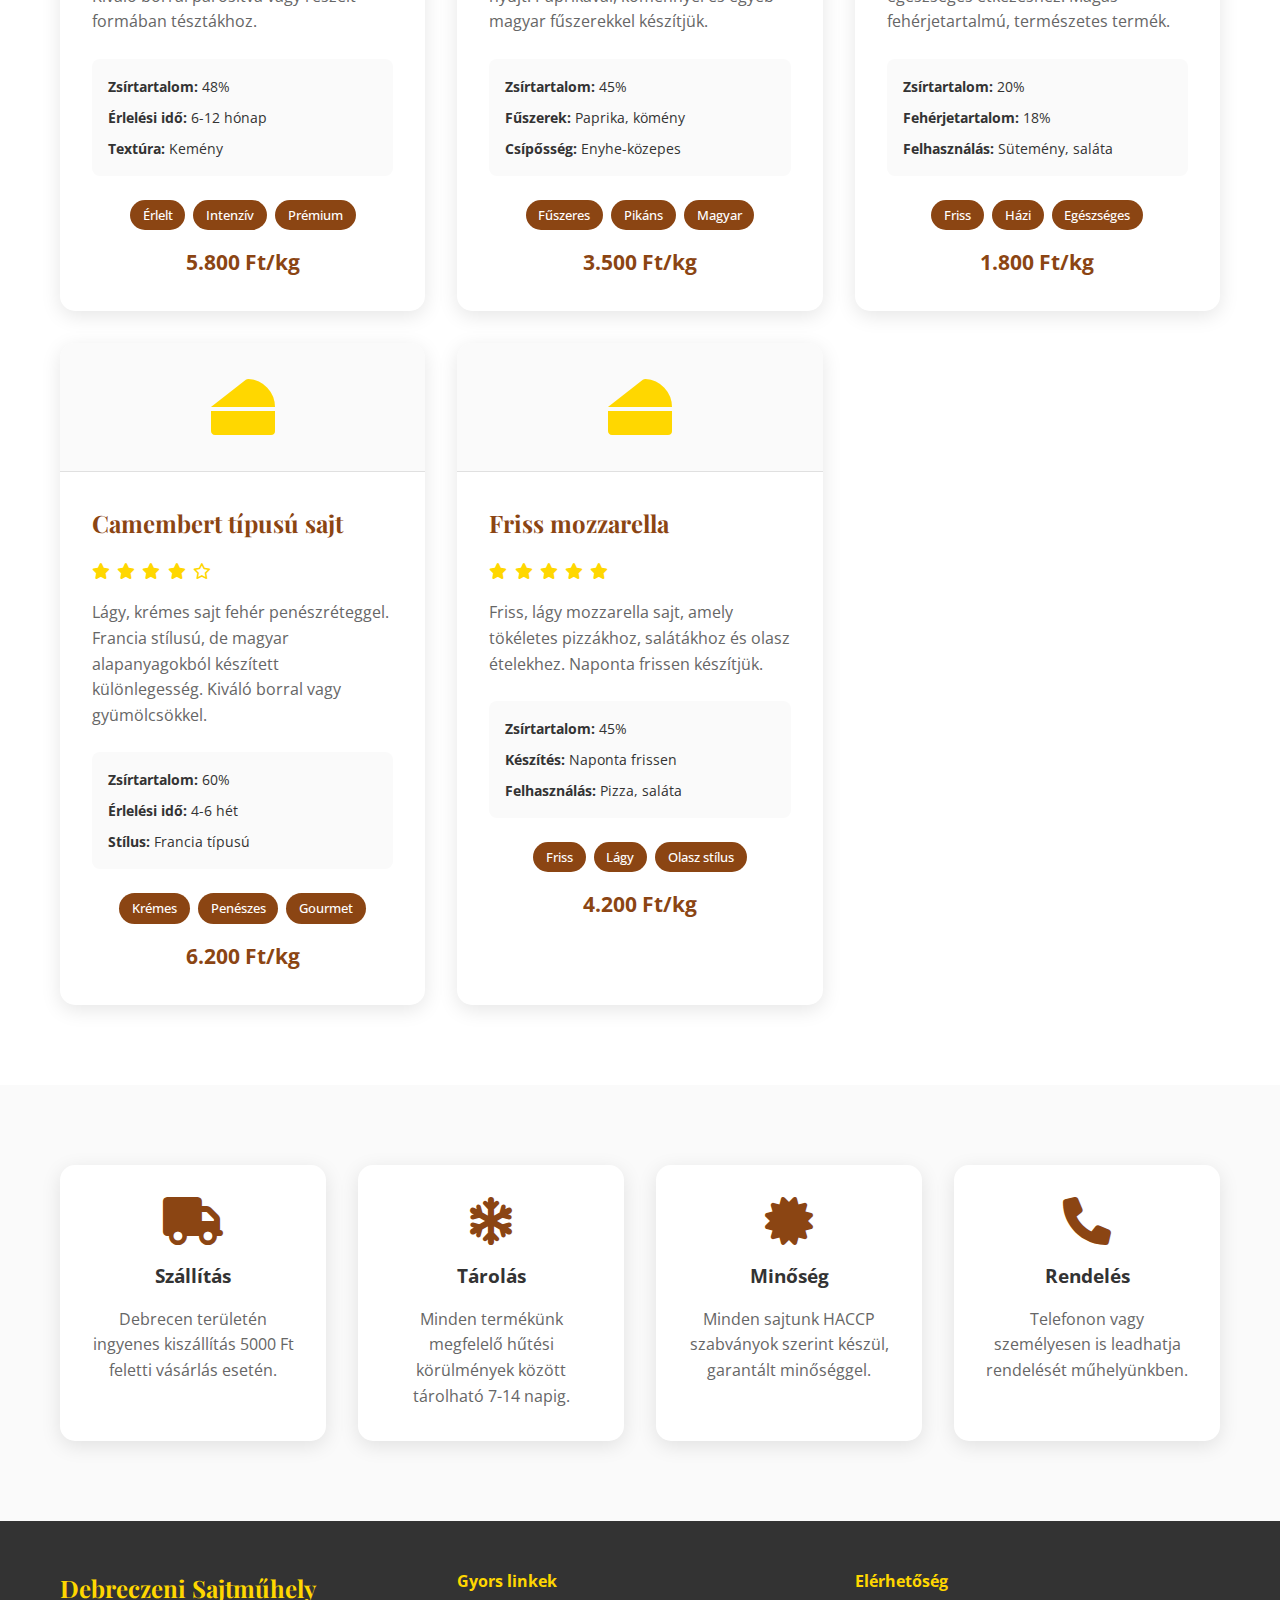
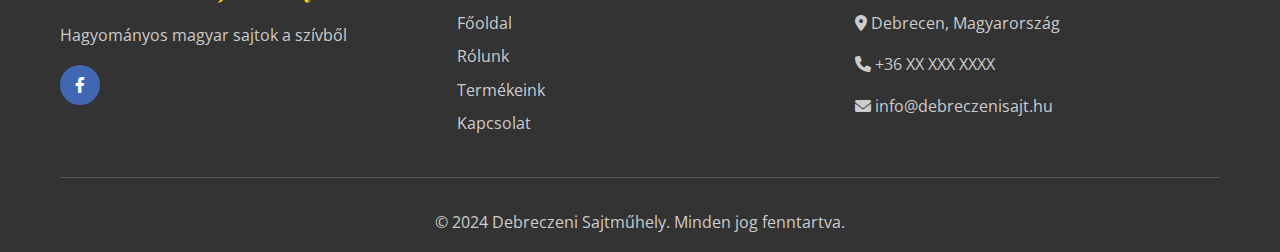
<file: termekeink.html>
<!DOCTYPE html>
<html lang="hu">
<head>
    <meta charset="UTF-8">
    <meta name="viewport" content="width=device-width, initial-scale=1.0">
    <title>Termékeink - Debreczeni Sajtműhely</title>
    <link rel="stylesheet" href="styles.css">
    <link href="https://fonts.googleapis.com/css2?family=Playfair+Display:wght@400;700&family=Open+Sans:wght@300;400;600&display=swap" rel="stylesheet">
    <link rel="stylesheet" href="https://cdnjs.cloudflare.com/ajax/libs/font-awesome/6.0.0/css/all.min.css">
</head>
<body>
    <!-- Navigation -->
    <nav class="navbar">
        <div class="nav-container">
            <div class="nav-logo">
                <h2><a href="index.html" style="text-decoration: none; color: inherit;">Debreczeni Sajtműhely</a></h2>
            </div>
            <div class="nav-menu" id="nav-menu">
                <a href="index.html" class="nav-link">Főoldal</a>
                <a href="rolunk.html" class="nav-link">Rólunk</a>
                <a href="termekeink.html" class="nav-link active">Termékeink</a>
                <a href="kapcsolat.html" class="nav-link">Kapcsolat</a>
            </div>
            <div class="hamburger" id="hamburger">
                <span class="bar"></span>
                <span class="bar"></span>
                <span class="bar"></span>
            </div>
        </div>
    </nav>

    <!-- Page Header -->
    <section class="page-header">
        <div class="container">
            <h1>Termékeink</h1>
            <p>Fedezze fel sajtjaink változatos világát</p>
        </div>
    </section>

    <!-- Product Categories -->
    <section class="product-categories">
        <div class="container">
            <div class="category-filters">
                <button class="filter-btn active" data-filter="all">Összes</button>
                <button class="filter-btn" data-filter="kemeny">Kemény sajtok</button>
                <button class="filter-btn" data-filter="lagy">Lágy sajtok</button>
                <button class="filter-btn" data-filter="fustolt">Füstölt sajtok</button>
                <button class="filter-btn" data-filter="kecske">Kecskesajtok</button>
                <button class="filter-btn" data-filter="turo">Túrók</button>
            </div>
        </div>
    </section>

    <!-- Products Grid -->
    <section class="products-detailed">
        <div class="container">
            <div class="products-grid-detailed">
                <!-- Trappista sajt -->
                <div class="product-card-detailed" data-category="lagy">
                    <div class="product-image">
                        <i class="fas fa-cheese"></i>
                    </div>
                    <div class="product-info">
                        <h3>Trappista sajt</h3>
                        <div class="product-rating">
                            <i class="fas fa-star"></i>
                            <i class="fas fa-star"></i>
                            <i class="fas fa-star"></i>
                            <i class="fas fa-star"></i>
                            <i class="fas fa-star"></i>
                        </div>
                        <p class="product-description">Klasszikus, lágy ízű trappista sajt, amely tökéletes szendvicsekhez és melegszendvicsekhez. Krémes textúrája és enyhe íze miatt kedvelt a családok körében.</p>
                        <div class="product-details">
                            <div class="detail-item">
                                <strong>Zsírtartalom:</strong> 45%
                            </div>
                            <div class="detail-item">
                                <strong>Érlelési idő:</strong> 2-3 hét
                            </div>
                            <div class="detail-item">
                                <strong>Tároló hőmérséklet:</strong> 4-8°C
                            </div>
                        </div>
                        <div class="product-features">
                            <span class="feature-tag">Lágy</span>
                            <span class="feature-tag">Enyhe</span>
                            <span class="feature-tag">Családbarát</span>
                        </div>
                        <div class="product-price">2.800 Ft/kg</div>
                    </div>
                </div>

                <!-- Füstölt sajt -->
                <div class="product-card-detailed" data-category="fustolt">
                    <div class="product-image">
                        <i class="fas fa-cheese"></i>
                    </div>
                    <div class="product-info">
                        <h3>Füstölt sajt</h3>
                        <div class="product-rating">
                            <i class="fas fa-star"></i>
                            <i class="fas fa-star"></i>
                            <i class="fas fa-star"></i>
                            <i class="fas fa-star"></i>
                            <i class="fas fa-star"></i>
                        </div>
                        <p class="product-description">Hagyományos módon füstölt sajt, amely különleges aromával és gazdag ízzel rendelkezik. A füstölési folyamat természetes fafüsttel történik.</p>
                        <div class="product-details">
                            <div class="detail-item">
                                <strong>Zsírtartalom:</strong> 50%
                            </div>
                            <div class="detail-item">
                                <strong>Füstölési idő:</strong> 12-24 óra
                            </div>
                            <div class="detail-item">
                                <strong>Felhasznált fa:</strong> Bükk
                            </div>
                        </div>
                        <div class="product-features">
                            <span class="feature-tag">Füstölt</span>
                            <span class="feature-tag">Aromás</span>
                            <span class="feature-tag">Különleges</span>
                        </div>
                        <div class="product-price">3.200 Ft/kg</div>
                    </div>
                </div>

                <!-- Kecskesajt -->
                <div class="product-card-detailed" data-category="kecske">
                    <div class="product-image">
                        <i class="fas fa-cheese"></i>
                    </div>
                    <div class="product-info">
                        <h3>Kecskesajt</h3>
                        <div class="product-rating">
                            <i class="fas fa-star"></i>
                            <i class="fas fa-star"></i>
                            <i class="fas fa-star"></i>
                            <i class="fas fa-star"></i>
                            <i class="far fa-star"></i>
                        </div>
                        <p class="product-description">Friss kecsketejes sajt, amely könnyű, krémszerű textúrával és egyedi ízzel bír. Tökéletes saláták és előételek készítéséhez.</p>
                        <div class="product-details">
                            <div class="detail-item">
                                <strong>Zsírtartalom:</strong> 40%
                            </div>
                            <div class="detail-item">
                                <strong>Érlelési idő:</strong> 1-2 hét
                            </div>
                            <div class="detail-item">
                                <strong>Különlegesség:</strong> Kecsketejes
                            </div>
                        </div>
                        <div class="product-features">
                            <span class="feature-tag">Kecsketejes</span>
                            <span class="feature-tag">Krémszerű</span>
                            <span class="feature-tag">Egészséges</span>
                        </div>
                        <div class="product-price">4.500 Ft/kg</div>
                    </div>
                </div>

                <!-- Öregített sajt -->
                <div class="product-card-detailed" data-category="kemeny">
                    <div class="product-image">
                        <i class="fas fa-cheese"></i>
                    </div>
                    <div class="product-info">
                        <h3>Öregített sajt</h3>
                        <div class="product-rating">
                            <i class="fas fa-star"></i>
                            <i class="fas fa-star"></i>
                            <i class="fas fa-star"></i>
                            <i class="fas fa-star"></i>
                            <i class="fas fa-star"></i>
                        </div>
                        <p class="product-description">Hosszú ideig érlelt sajt, amely intenzív ízzel és kemény textúrával rendelkezik. Kiváló borral párosítva vagy reszelt formában tésztákhoz.</p>
                        <div class="product-details">
                            <div class="detail-item">
                                <strong>Zsírtartalom:</strong> 48%
                            </div>
                            <div class="detail-item">
                                <strong>Érlelési idő:</strong> 6-12 hónap
                            </div>
                            <div class="detail-item">
                                <strong>Textúra:</strong> Kemény
                            </div>
                        </div>
                        <div class="product-features">
                            <span class="feature-tag">Érlelt</span>
                            <span class="feature-tag">Intenzív</span>
                            <span class="feature-tag">Prémium</span>
                        </div>
                        <div class="product-price">5.800 Ft/kg</div>
                    </div>
                </div>

                <!-- Fűszeres sajt -->
                <div class="product-card-detailed" data-category="kemeny">
                    <div class="product-image">
                        <i class="fas fa-cheese"></i>
                    </div>
                    <div class="product-info">
                        <h3>Fűszeres sajt</h3>
                        <div class="product-rating">
                            <i class="fas fa-star"></i>
                            <i class="fas fa-star"></i>
                            <i class="fas fa-star"></i>
                            <i class="fas fa-star"></i>
                            <i class="far fa-star"></i>
                        </div>
                        <p class="product-description">Különféle fűszerekkel ízesített sajt, amely pikáns és izgalmas ízélményt nyújt. Paprikával, köménnyel és egyéb magyar fűszerekkel készítjük.</p>
                        <div class="product-details">
                            <div class="detail-item">
                                <strong>Zsírtartalom:</strong> 45%
                            </div>
                            <div class="detail-item">
                                <strong>Fűszerek:</strong> Paprika, kömény
                            </div>
                            <div class="detail-item">
                                <strong>Csípősség:</strong> Enyhe-közepes
                            </div>
                        </div>
                        <div class="product-features">
                            <span class="feature-tag">Fűszeres</span>
                            <span class="feature-tag">Pikáns</span>
                            <span class="feature-tag">Magyar</span>
                        </div>
                        <div class="product-price">3.500 Ft/kg</div>
                    </div>
                </div>

                <!-- Túró -->
                <div class="product-card-detailed" data-category="turo">
                    <div class="product-image">
                        <i class="fas fa-cheese"></i>
                    </div>
                    <div class="product-info">
                        <h3>Házi túró</h3>
                        <div class="product-rating">
                            <i class="fas fa-star"></i>
                            <i class="fas fa-star"></i>
                            <i class="fas fa-star"></i>
                            <i class="fas fa-star"></i>
                            <i class="fas fa-star"></i>
                        </div>
                        <p class="product-description">Friss, házi túró, amely tökéletes sütemények készítéséhez és egészséges étkezéshez. Magas fehérjetartalmú, természetes termék.</p>
                        <div class="product-details">
                            <div class="detail-item">
                                <strong>Zsírtartalom:</strong> 20%
                            </div>
                            <div class="detail-item">
                                <strong>Fehérjetartalom:</strong> 18%
                            </div>
                            <div class="detail-item">
                                <strong>Felhasználás:</strong> Sütemény, saláta
                            </div>
                        </div>
                        <div class="product-features">
                            <span class="feature-tag">Friss</span>
                            <span class="feature-tag">Házi</span>
                            <span class="feature-tag">Egészséges</span>
                        </div>
                        <div class="product-price">1.800 Ft/kg</div>
                    </div>
                </div>

                <!-- Camembert típusú sajt -->
                <div class="product-card-detailed" data-category="lagy">
                    <div class="product-image">
                        <i class="fas fa-cheese"></i>
                    </div>
                    <div class="product-info">
                        <h3>Camembert típusú sajt</h3>
                        <div class="product-rating">
                            <i class="fas fa-star"></i>
                            <i class="fas fa-star"></i>
                            <i class="fas fa-star"></i>
                            <i class="fas fa-star"></i>
                            <i class="far fa-star"></i>
                        </div>
                        <p class="product-description">Lágy, krémes sajt fehér penészréteggel. Francia stílusú, de magyar alapanyagokból készített különlegesség. Kiváló borral vagy gyümölcsökkel.</p>
                        <div class="product-details">
                            <div class="detail-item">
                                <strong>Zsírtartalom:</strong> 60%
                            </div>
                            <div class="detail-item">
                                <strong>Érlelési idő:</strong> 4-6 hét
                            </div>
                            <div class="detail-item">
                                <strong>Stílus:</strong> Francia típusú
                            </div>
                        </div>
                        <div class="product-features">
                            <span class="feature-tag">Krémes</span>
                            <span class="feature-tag">Penészes</span>
                            <span class="feature-tag">Gourmet</span>
                        </div>
                        <div class="product-price">6.200 Ft/kg</div>
                    </div>
                </div>

                <!-- Mozzarella -->
                <div class="product-card-detailed" data-category="lagy">
                    <div class="product-image">
                        <i class="fas fa-cheese"></i>
                    </div>
                    <div class="product-info">
                        <h3>Friss mozzarella</h3>
                        <div class="product-rating">
                            <i class="fas fa-star"></i>
                            <i class="fas fa-star"></i>
                            <i class="fas fa-star"></i>
                            <i class="fas fa-star"></i>
                            <i class="fas fa-star"></i>
                        </div>
                        <p class="product-description">Friss, lágy mozzarella sajt, amely tökéletes pizzákhoz, salátákhoz és olasz ételekhez. Naponta frissen készítjük.</p>
                        <div class="product-details">
                            <div class="detail-item">
                                <strong>Zsírtartalom:</strong> 45%
                            </div>
                            <div class="detail-item">
                                <strong>Készítés:</strong> Naponta frissen
                            </div>
                            <div class="detail-item">
                                <strong>Felhasználás:</strong> Pizza, saláta
                            </div>
                        </div>
                        <div class="product-features">
                            <span class="feature-tag">Friss</span>
                            <span class="feature-tag">Lágy</span>
                            <span class="feature-tag">Olasz stílus</span>
                        </div>
                        <div class="product-price">4.200 Ft/kg</div>
                    </div>
                </div>
            </div>
        </div>
    </section>

    <!-- Product Info Section -->
    <section class="product-info-section">
        <div class="container">
            <div class="info-grid">
                <div class="info-card">
                    <i class="fas fa-truck"></i>
                    <h3>Szállítás</h3>
                    <p>Debrecen területén ingyenes kiszállítás 5000 Ft feletti vásárlás esetén.</p>
                </div>
                <div class="info-card">
                    <i class="fas fa-snowflake"></i>
                    <h3>Tárolás</h3>
                    <p>Minden termékünk megfelelő hűtési körülmények között tárolható 7-14 napig.</p>
                </div>
                <div class="info-card">
                    <i class="fas fa-certificate"></i>
                    <h3>Minőség</h3>
                    <p>Minden sajtunk HACCP szabványok szerint készül, garantált minőséggel.</p>
                </div>
                <div class="info-card">
                    <i class="fas fa-phone"></i>
                    <h3>Rendelés</h3>
                    <p>Telefonon vagy személyesen is leadhatja rendelését műhelyünkben.</p>
                </div>
            </div>
        </div>
    </section>

    <!-- Footer -->
    <footer class="footer">
        <div class="container">
            <div class="footer-content">
                <div class="footer-section">
                    <h3>Debreczeni Sajtműhely</h3>
                    <p>Hagyományos magyar sajtok a szívből</p>
                    <div class="social-links">
                        <a href="https://www.facebook.com/debreczenisajt" target="_blank">
                            <i class="fab fa-facebook-f"></i>
                        </a>
                    </div>
                </div>
                <div class="footer-section">
                    <h4>Gyors linkek</h4>
                    <ul>
                        <li><a href="index.html">Főoldal</a></li>
                        <li><a href="rolunk.html">Rólunk</a></li>
                        <li><a href="termekeink.html">Termékeink</a></li>
                        <li><a href="kapcsolat.html">Kapcsolat</a></li>
                    </ul>
                </div>
                <div class="footer-section">
                    <h4>Elérhetőség</h4>
                    <p><i class="fas fa-map-marker-alt"></i> Debrecen, Magyarország</p>
                    <p><i class="fas fa-phone"></i> +36 XX XXX XXXX</p>
                    <p><i class="fas fa-envelope"></i> info@debreczenisajt.hu</p>
                </div>
            </div>
            <div class="footer-bottom">
                <p>&copy; 2024 Debreczeni Sajtműhely. Minden jog fenntartva.</p>
            </div>
        </div>
    </footer>

    <script src="script.js"></script>
</body>
</html>
</file>
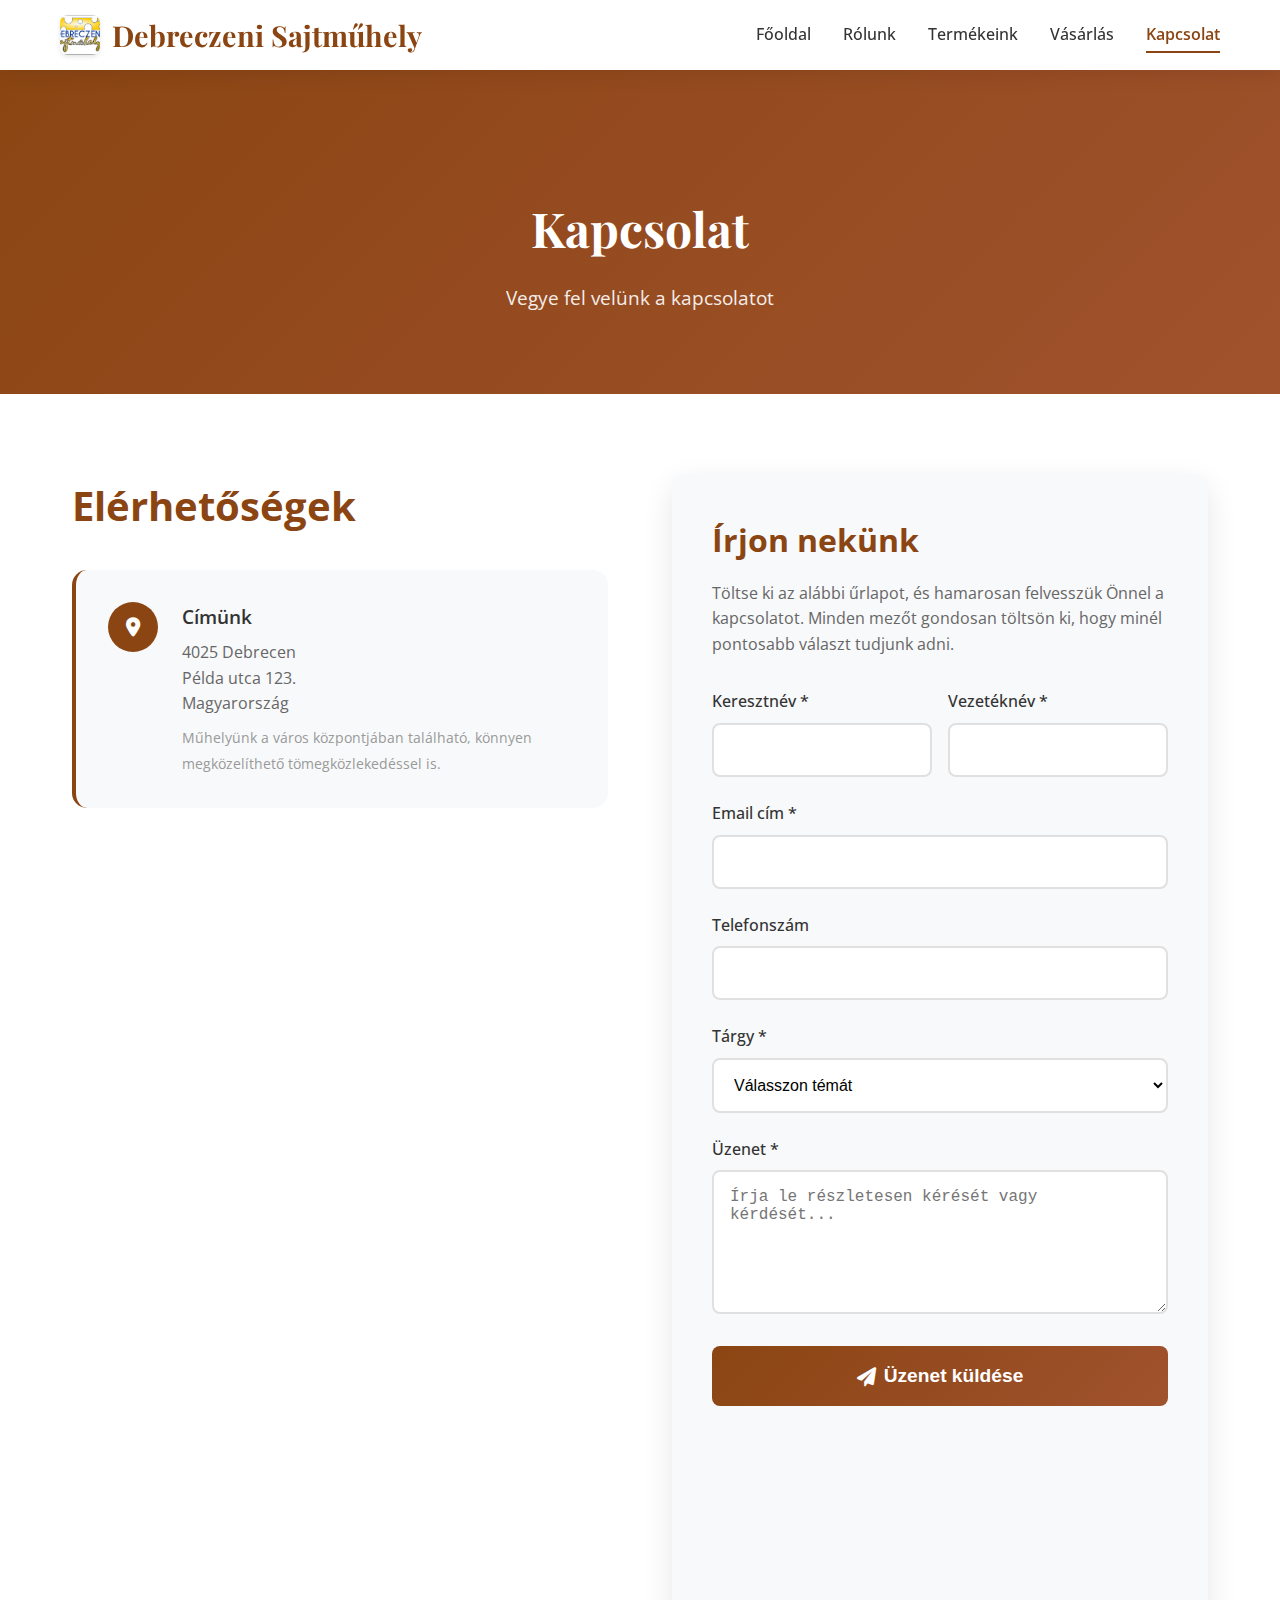
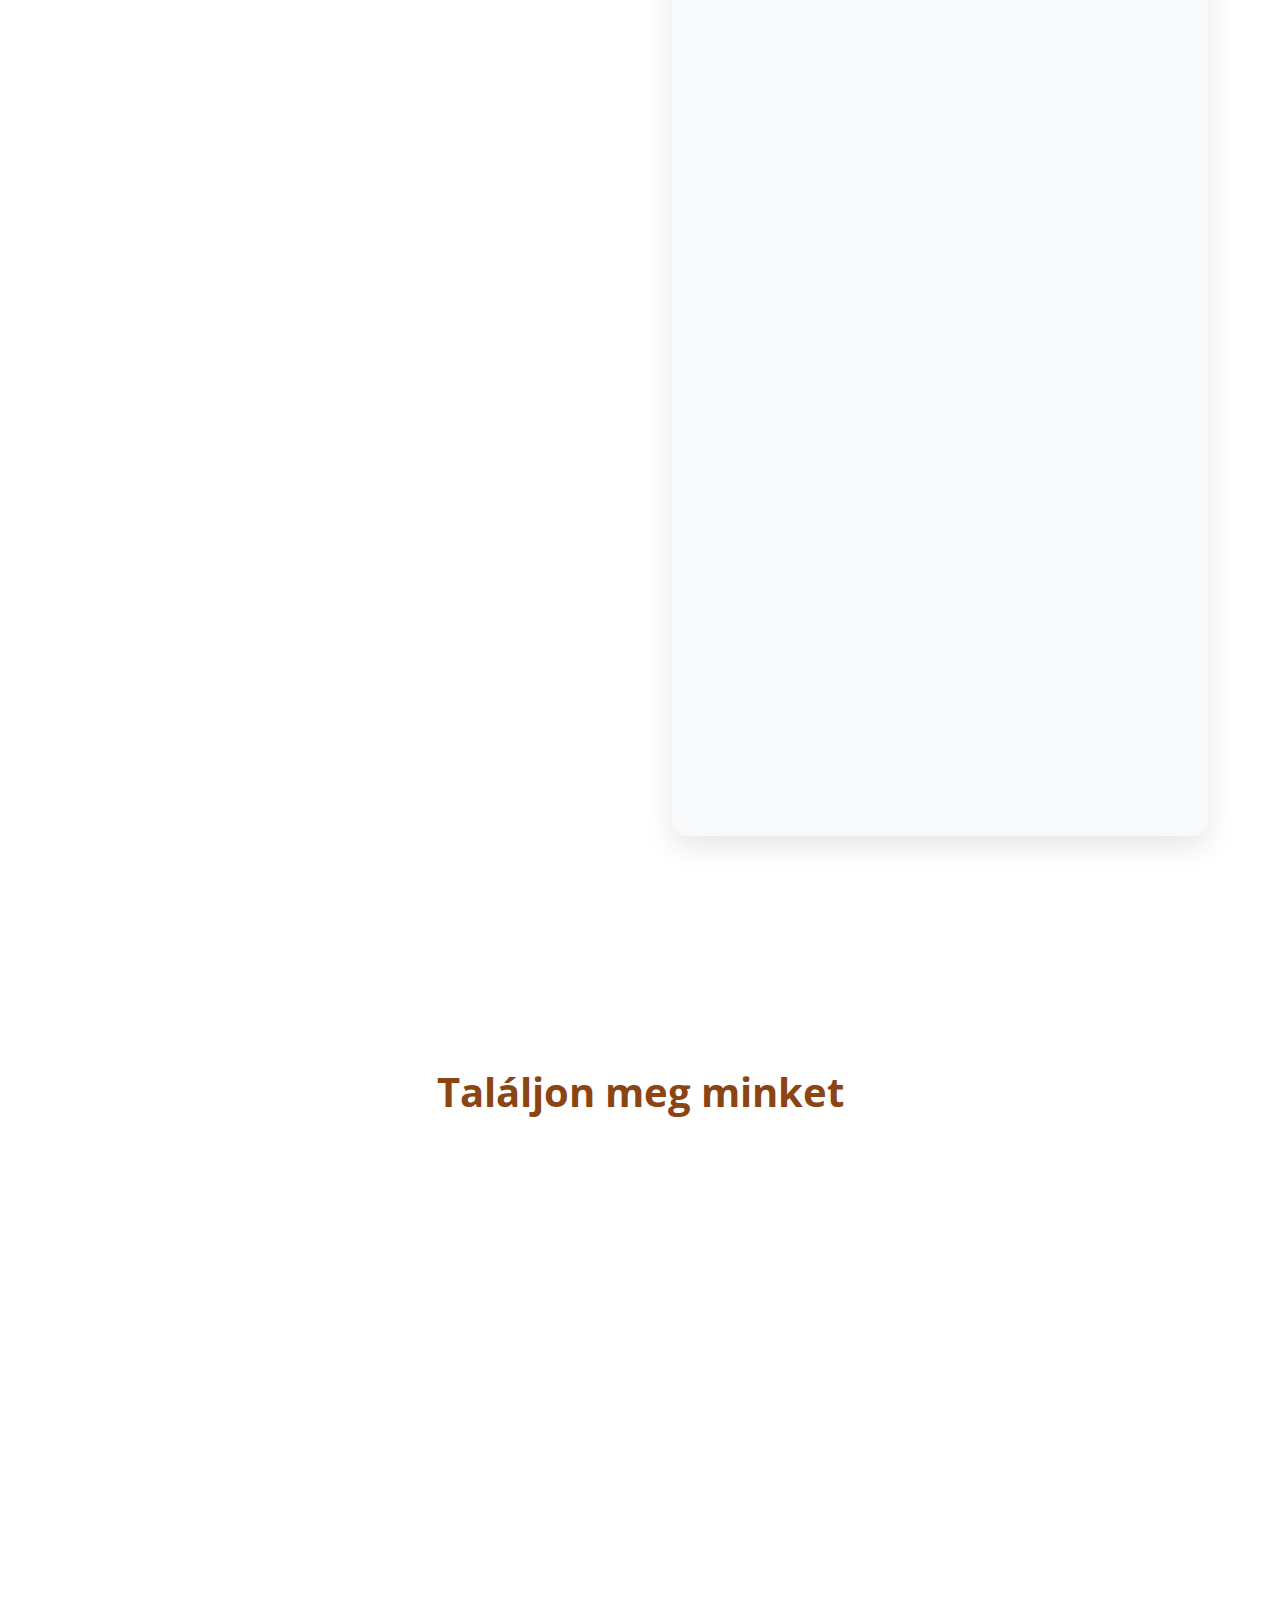
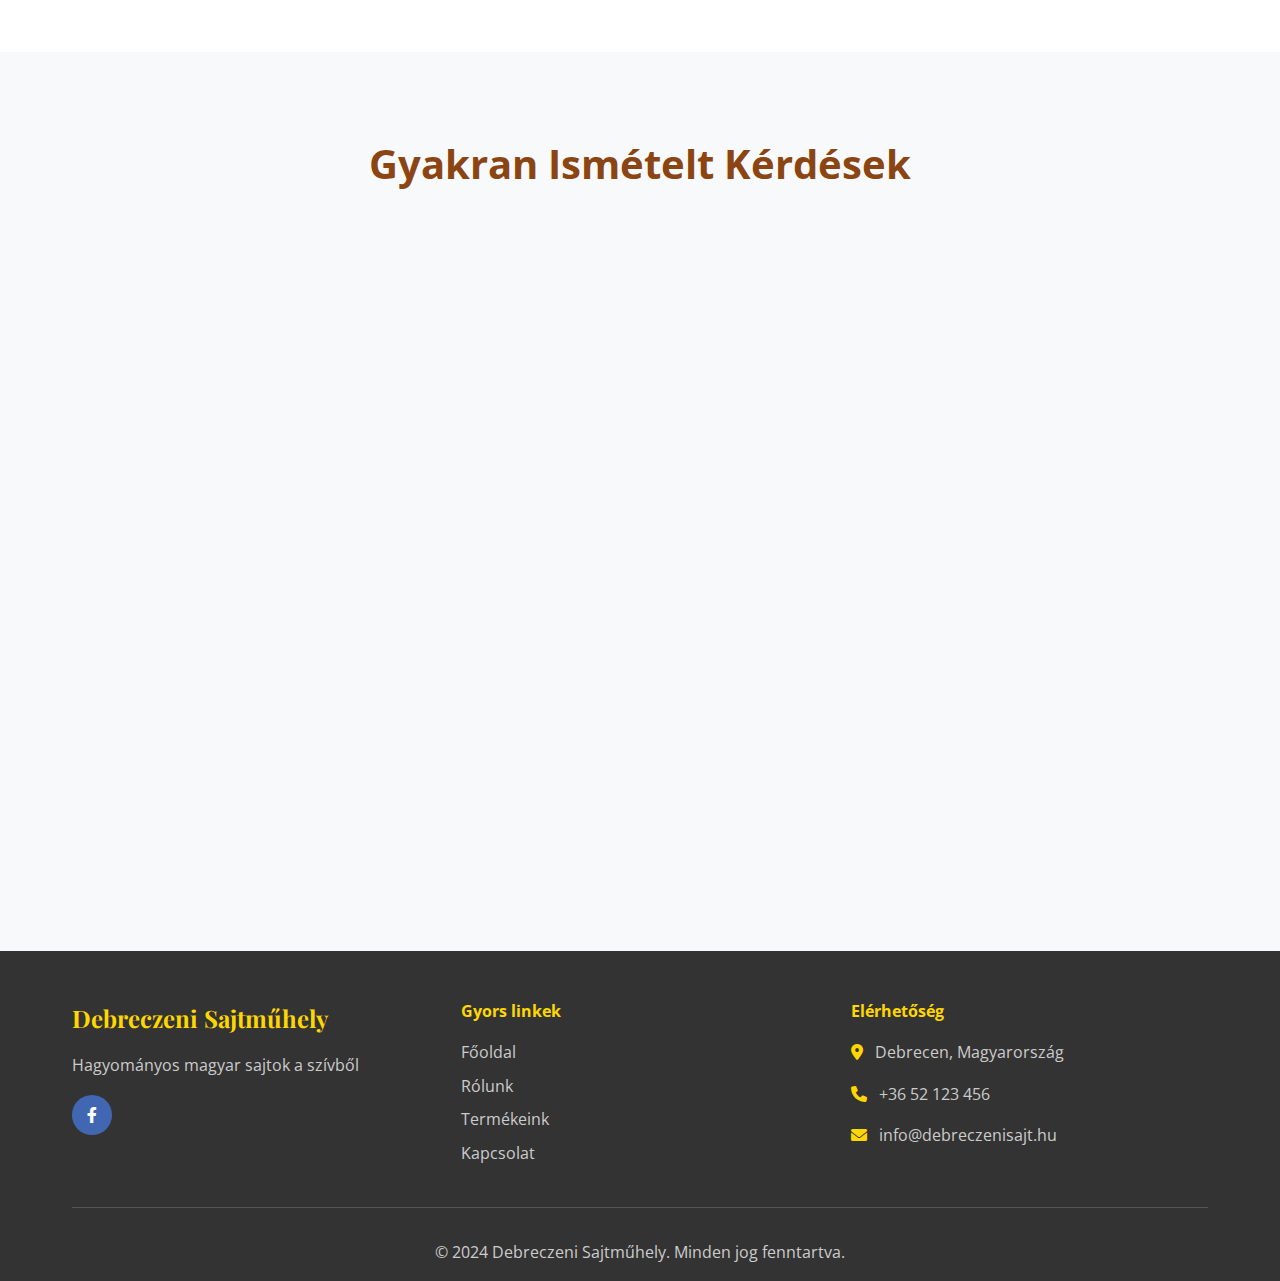
<file: pages/kapcsolat.html>
<!DOCTYPE html>
<html lang="hu">
<head>
    <meta charset="UTF-8">
    <meta name="viewport" content="width=device-width, initial-scale=1.0">
    <title>Kapcsolat - Debreczeni Sajtműhely</title>
    <link rel="icon" type="image/png" href="../assets/images/logos/logo_1.png">
    <link rel="stylesheet" href="../assets/css/kapcsolat.css">
    <link href="https://fonts.googleapis.com/css2?family=Playfair+Display:wght@400;700&family=Open+Sans:wght@300;400;600&display=swap" rel="stylesheet">
    <link rel="stylesheet" href="https://cdnjs.cloudflare.com/ajax/libs/font-awesome/6.0.0/css/all.min.css">
</head>
<body>
    <!-- Navigation -->
    <nav class="navbar">
        <div class="nav-container">
            <div class="nav-logo">
                <img src="../assets/images/logos/logo_1.png" alt="Debreczeni Sajtműhely" class="logo-img">
                <h2><a href="../index.html" style="text-decoration: none; color: inherit;">Debreczeni Sajtműhely</a></h2>
            </div>
            <div class="nav-menu" id="nav-menu">
                <a href="../index.html" class="nav-link">Főoldal</a>
                <a href="rolunk.html" class="nav-link">Rólunk</a>
                <a href="termekeink.html" class="nav-link">Termékeink</a>
                <a href="webshop.html" class="nav-link purchase-link">Vásárlás</a>
                <a href="kapcsolat.html" class="nav-link active">Kapcsolat</a>
            </div>
            <div class="hamburger" id="hamburger">
                <span class="bar"></span>
                <span class="bar"></span>
                <span class="bar"></span>
            </div>
        </div>
    </nav>

    <!-- Page Header -->
    <section class="page-header">
        <div class="container">
            <h1>Kapcsolat</h1>
            <p>Vegye fel velünk a kapcsolatot</p>
        </div>
    </section>

    <!-- Contact Main Section -->
    <section class="contact-main">
        <div class="container">
            <div class="contact-grid">
                <!-- Contact Information -->
                <div class="contact-info-detailed">
                    <h2>Elérhetőségek</h2>
                    <div class="contact-items">
                        <div class="contact-item-large">
                            <div class="contact-icon">
                                <i class="fas fa-map-marker-alt"></i>
                            </div>
                            <div class="contact-details">
                                <h3>Címünk</h3>
                                <p>4025 Debrecen<br>Példa utca 123.<br>Magyarország</p>
                                <small>Műhelyünk a város központjában található, könnyen megközelíthető tömegközlekedéssel is.</small>
                            </div>
                        </div>

                        <div class="contact-item-large">
                            <div class="contact-icon">
                                <i class="fas fa-phone"></i>
                            </div>
                            <div class="contact-details">
                                <h3>Telefonszám</h3>
                                <p><a href="tel:+3652123456">+36 52 123 456</a></p>
                                <small>Hívjon minket munkaidőben, szívesen válaszolunk kérdéseire és fogadjuk rendelését.</small>
                            </div>
                        </div>

                        <div class="contact-item-large">
                            <div class="contact-icon">
                                <i class="fas fa-envelope"></i>
                            </div>
                            <div class="contact-details">
                                <h3>Email cím</h3>
                                <p><a href="mailto:info@debreczenisajt.hu">info@debreczenisajt.hu</a></p>
                                <small>Írjon nekünk bármilyen kérdéssel, 24 órán belül válaszolunk.</small>
                            </div>
                        </div>

                        <div class="contact-item-large">
                            <div class="contact-icon">
                                <i class="fab fa-facebook-f"></i>
                            </div>
                            <div class="contact-details">
                                <h3>Facebook</h3>
                                <p><a href="https://www.facebook.com/debreczenisajt" target="_blank">Debreczeni Sajtműhely</a></p>
                                <small>Kövessen minket a Facebookon, ahol rendszeresen osztunk meg újdonságokat és recepteket.</small>
                            </div>
                        </div>

                        <div class="contact-item-large">
                            <div class="contact-icon">
                                <i class="fab fa-instagram"></i>
                            </div>
                            <div class="contact-details">
                                <h3>Instagram</h3>
                                <p><a href="https://www.instagram.com/debreczenisajt/" target="_blank">@debreczenisajt</a></p>
                                <small>Kövessen minket Instagramon friss képekért és hírekért.</small>
                            </div>
                        </div>

                        <div class="contact-item-large">
                            <div class="contact-icon">
                                <i class="fab fa-tiktok"></i>
                            </div>
                            <div class="contact-details">
                                <h3>TikTok</h3>
                                <p><a href="https://www.tiktok.com/@debreczeni.sajt?_r=1&_d=secCgYIASAHKAESPgo882XyWdtWIJa5oN5FyBFm1Zw1p2Hufe6fp3cbUhVUrMJc45wWS7RzokKwEQrQj5SKlpjbomaoFJaSmNyeGgA%3D&_svg=2&checksum=883f243c2618864f6a1e0906cee260a00cb9bec119d89f92c4315a4518e08138&item_author_type=2&sec_uid=MS4wLjABAAAA8bVDkhigIrIbPJctwJXEUzhVfU2PBG0hv1DKdZoQo7i0m_UlfeGQGk3N9EamVqTb&sec_user_id=MS4wLjABAAAAUfRPLDyysPGsj2h0hBmUdDHjZ3YdK3BoGEygHg3DbzYcNZBLUheowg69s-_gl0Aj&share_app_id=1233&share_author_id=7525519901764142102&share_link_id=B703126F-E5BF-417D-8C0B-282660AA4CB1&share_scene=1&sharer_language=hu&social_share_type=5&source=h5_m&timestamp=1758110805&tt_from=copy&u_code=dj01i7eae85ife&ug_btm=b6880%2Cb5836&user_id=6968925014058812422" target="_blank">@debreczeni.sajt</a></p>
                                <small>Nézze meg rövid videóinkat és kulisszatitkokat TikTokon.</small>
                            </div>
                        </div>
                    </div>

                    <!-- Opening Hours -->
                    <div class="opening-hours">
                        <h3><i class="fas fa-clock"></i> Nyitvatartás</h3>
                        <div class="hours-grid">
                            <div class="day-hours">
                                <span class="day">Hétfő</span>
                                <span class="hours">8:00 - 17:00</span>
                            </div>
                            <div class="day-hours">
                                <span class="day">Kedd</span>
                                <span class="hours">8:00 - 17:00</span>
                            </div>
                            <div class="day-hours">
                                <span class="day">Szerda</span>
                                <span class="hours">8:00 - 17:00</span>
                            </div>
                            <div class="day-hours">
                                <span class="day">Csütörtök</span>
                                <span class="hours">8:00 - 17:00</span>
                            </div>
                            <div class="day-hours">
                                <span class="day">Péntek</span>
                                <span class="hours">8:00 - 17:00</span>
                            </div>
                            <div class="day-hours">
                                <span class="day">Szombat</span>
                                <span class="hours">8:00 - 14:00</span>
                            </div>
                            <div class="day-hours closed">
                                <span class="day">Vasárnap</span>
                                <span class="hours">Zárva</span>
                            </div>
                        </div>
                    </div>
                </div>

                <!-- Contact Form -->
                <div class="contact-form-section">
                    <h2>Írjon nekünk</h2>
                    <p class="form-intro">Töltse ki az alábbi űrlapot, és hamarosan felvesszük Önnel a kapcsolatot. Minden mezőt gondosan töltsön ki, hogy minél pontosabb választ tudjunk adni.</p>
                    
                    <form id="contact-form-detailed" class="contact-form-detailed">
                        <div class="form-row">
                            <div class="form-group">
                                <label for="firstName">Keresztnév *</label>
                                <input type="text" id="firstName" name="firstName" required>
                            </div>
                            <div class="form-group">
                                <label for="lastName">Vezetéknév *</label>
                                <input type="text" id="lastName" name="lastName" required>
                            </div>
                        </div>

                        <div class="form-group">
                            <label for="email">Email cím *</label>
                            <input type="email" id="email" name="email" required>
                        </div>

                        <div class="form-group">
                            <label for="phone">Telefonszám</label>
                            <input type="tel" id="phone" name="phone">
                        </div>

                        <div class="form-group">
                            <label for="subject">Tárgy *</label>
                            <select id="subject" name="subject" required>
                                <option value="">Válasszon témát</option>
                                <option value="rendeles">Rendelés</option>
                                <option value="informacio">Termék információ</option>
                                <option value="arlista">Árlista kérés</option>
                                <option value="szallitas">Szállítás</option>
                                <option value="egyeb">Egyéb</option>
                            </select>
                        </div>

                        <div class="form-group">
                            <label for="message">Üzenet *</label>
                            <textarea id="message" name="message" rows="6" required placeholder="Írja le részletesen kérését vagy kérdését..."></textarea>
                        </div>

                        <button type="submit" class="btn btn-primary btn-large">
                            <i class="fas fa-paper-plane"></i>
                            Üzenet küldése
                        </button>
                    </form>
                </div>
            </div>
        </div>
    </section>

    <!-- Map Section -->
    <section class="map-section">
        <div class="container">
            <h2>Találjon meg minket</h2>
            <div class="map-container">
                <div class="map-placeholder">
                    <i class="fas fa-map-marked-alt"></i>
                    <h3>Térkép</h3>
                    <p>4025 Debrecen, Példa utca 123.</p>
                    <a href="https://maps.google.com/?q=Debrecen" target="_blank" class="btn btn-secondary">
                        <i class="fas fa-external-link-alt"></i>
                        Megnyitás Google Maps-ben
                    </a>
                </div>
            </div>
        </div>
    </section>

    <!-- FAQ Section -->
    <section class="faq-section">
        <div class="container">
            <h2>Gyakran Ismételt Kérdések</h2>
            <div class="faq-grid">
                <div class="faq-item">
                    <h3><i class="fas fa-question-circle"></i> Hogyan rendelhetem meg a termékeket?</h3>
                    <p>Rendelését leadhatja telefonon, emailben vagy személyesen műhelyünkben. Nagyobb mennyiség esetén előrendelést ajánlunk.</p>
                </div>
                <div class="faq-item">
                    <h3><i class="fas fa-question-circle"></i> Mennyi a szállítási költség?</h3>
                    <p>Debrecen területén 5000 Ft feletti vásárlás esetén ingyenes a kiszállítás. Ezen alul 500 Ft a szállítási díj.</p>
                </div>
                <div class="faq-item">
                    <h3><i class="fas fa-question-circle"></i> Meddig tarthatók a sajtok?</h3>
                    <p>Termékeink megfelelő tárolás mellett 7-14 napig fogyaszthatók. Minden csomagoláson feltüntetjük a fogyaszthatósági időt.</p>
                </div>
                <div class="faq-item">
                    <h3><i class="fas fa-question-circle"></i> Készítenek egyedi sajtokat?</h3>
                    <p>Igen, nagyobb rendelések esetén egyedi ízesítésű sajtokat is készítünk. Vegye fel velünk a kapcsolatot az egyeztetéshez.</p>
                </div>
                <div class="faq-item">
                    <h3><i class="fas fa-question-circle"></i> Van lehetőség üzemlátogatásra?</h3>
                    <p>Előzetes egyeztetés alapján szívesen fogadjuk az érdeklődőket műhelyünkben. Telefonon vagy emailben egyeztessen időpontot.</p>
                </div>
                <div class="faq-item">
                    <h3><i class="fas fa-question-circle"></i> Milyen fizetési módokat fogadnak el?</h3>
                    <p>Készpénz, bankkártya és átutalás is lehetséges. Nagyobb rendelések esetén részletfizetést is biztosítunk.</p>
                </div>
            </div>
        </div>
    </section>

    <!-- Footer -->
    <footer class="footer">
        <div class="container">
            <div class="footer-content">
                <div class="footer-section">
                    <h3>Debreczeni Sajtműhely</h3>
                    <p>Hagyományos magyar sajtok a szívből</p>
                    <div class="social-links">
                        <a href="https://www.facebook.com/debreczenisajt" target="_blank">
                            <i class="fab fa-facebook-f"></i>
                        </a>
                    </div>
                </div>
                <div class="footer-section">
                    <h4>Gyors linkek</h4>
                    <ul>
                        <li><a href="index.html">Főoldal</a></li>
                        <li><a href="rolunk.html">Rólunk</a></li>
                        <li><a href="termekeink.html">Termékeink</a></li>
                        <li><a href="kapcsolat.html">Kapcsolat</a></li>
                    </ul>
                </div>
                <div class="footer-section">
                    <h4>Elérhetőség</h4>
                    <p><i class="fas fa-map-marker-alt"></i> Debrecen, Magyarország</p>
                    <p><i class="fas fa-phone"></i> +36 52 123 456</p>
                    <p><i class="fas fa-envelope"></i> info@debreczenisajt.hu</p>
                </div>
            </div>
            <div class="footer-bottom">
                <p>&copy; 2024 Debreczeni Sajtműhely. Minden jog fenntartva.</p>
            </div>
        </div>
    </footer>

    <script src="../assets/js/kapcsolat.js"></script>
</body>
</html>
</file>
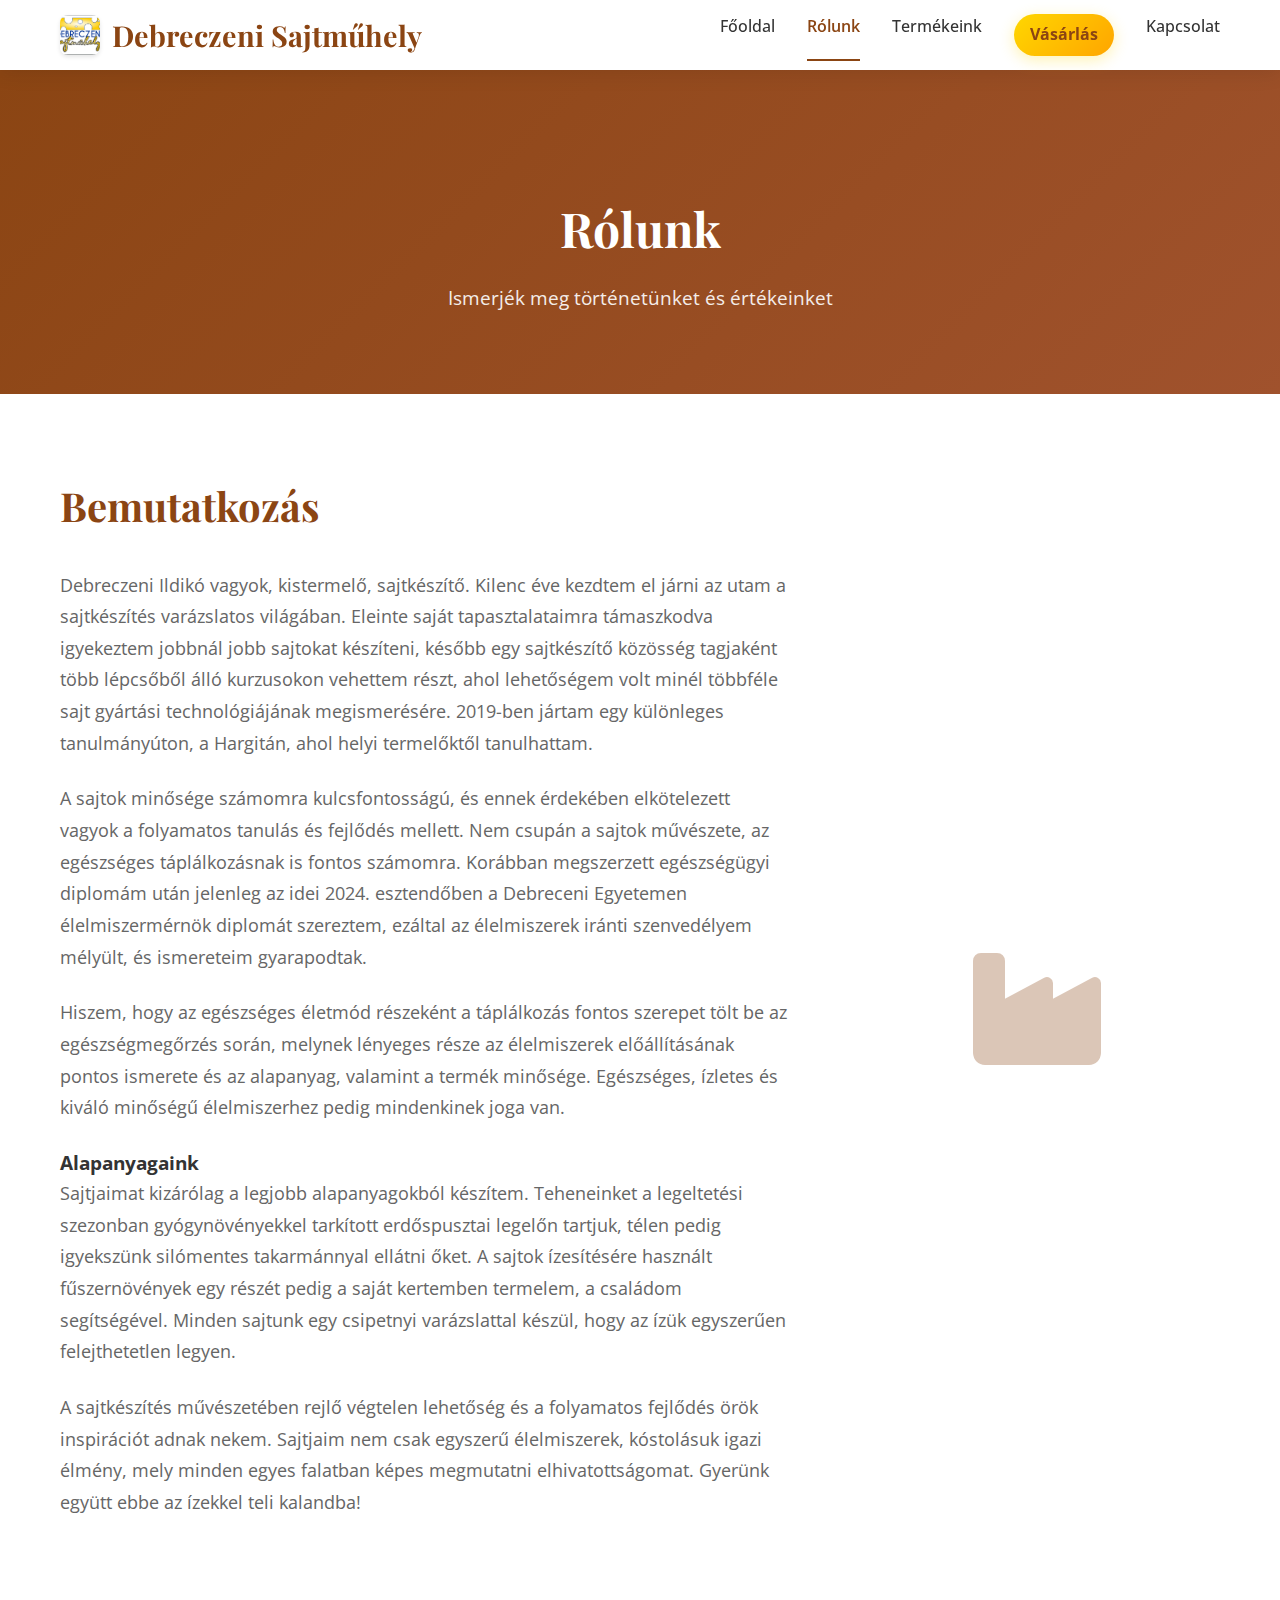
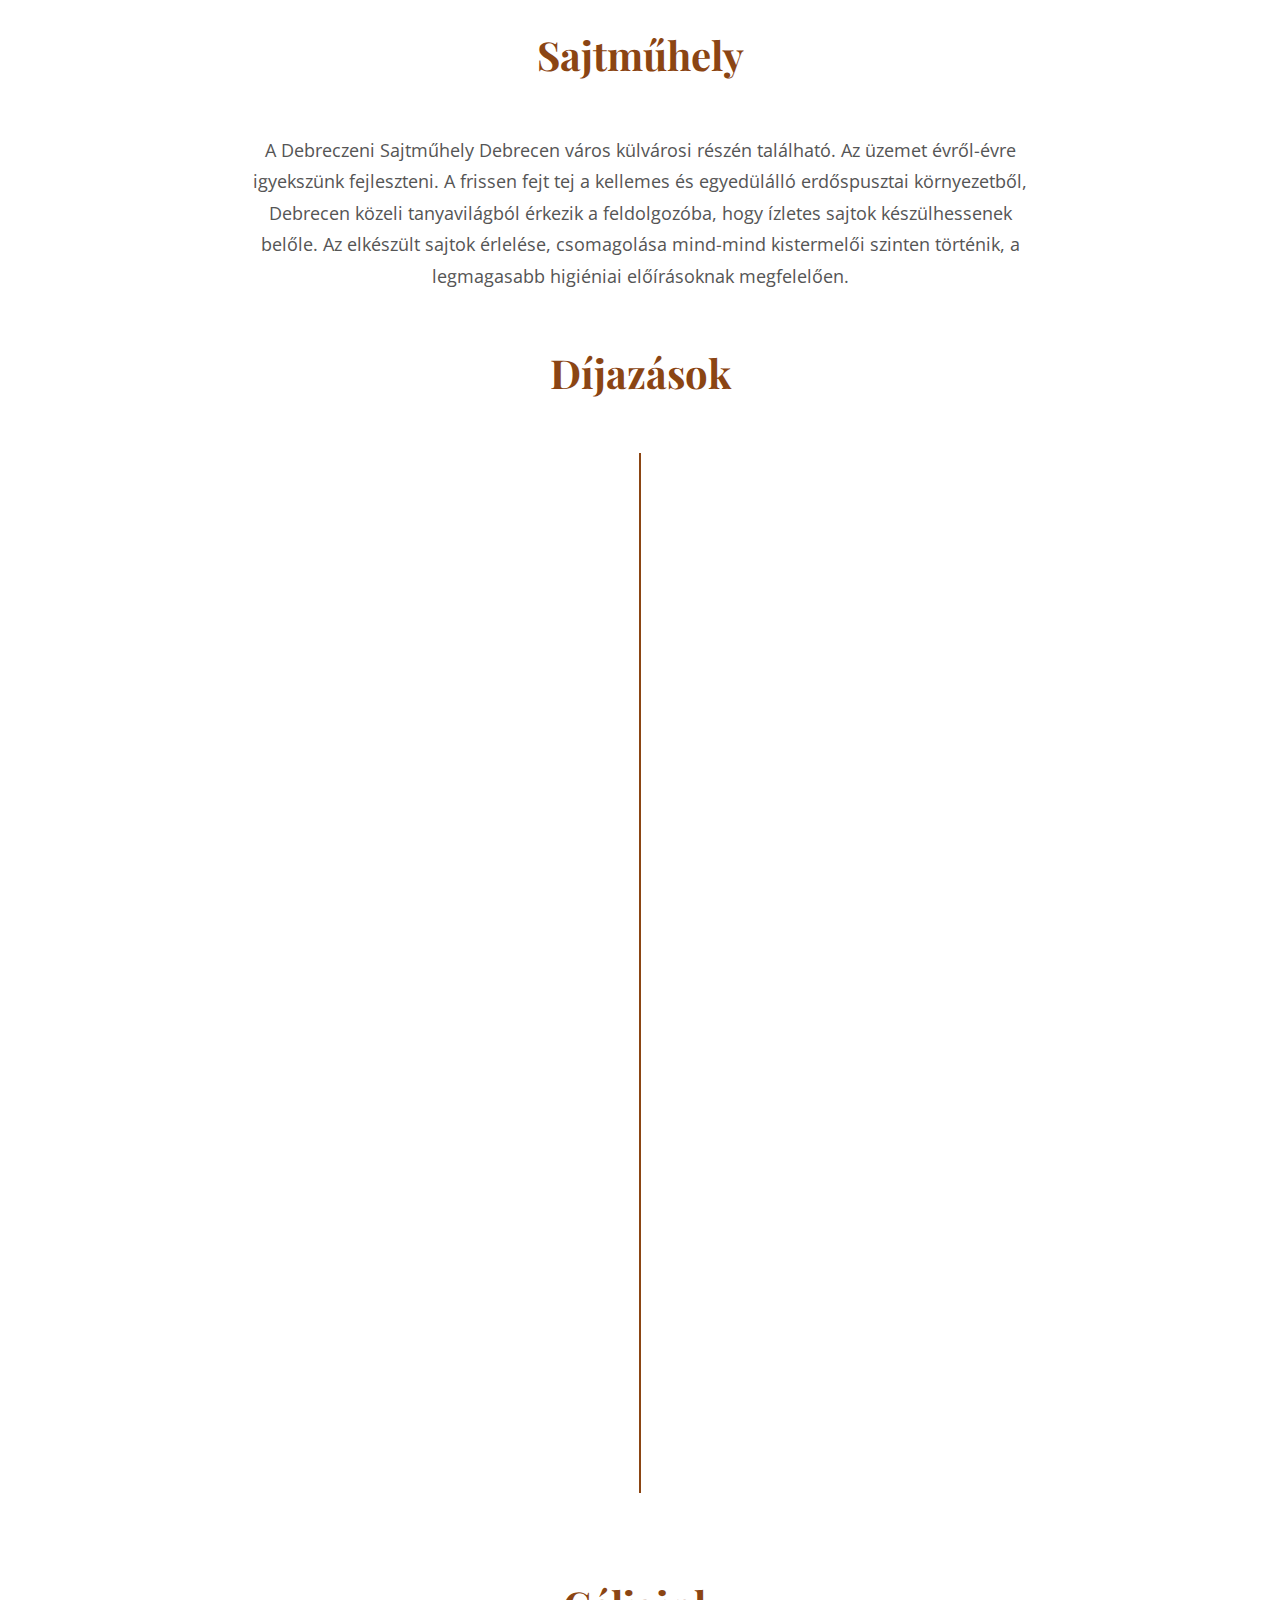
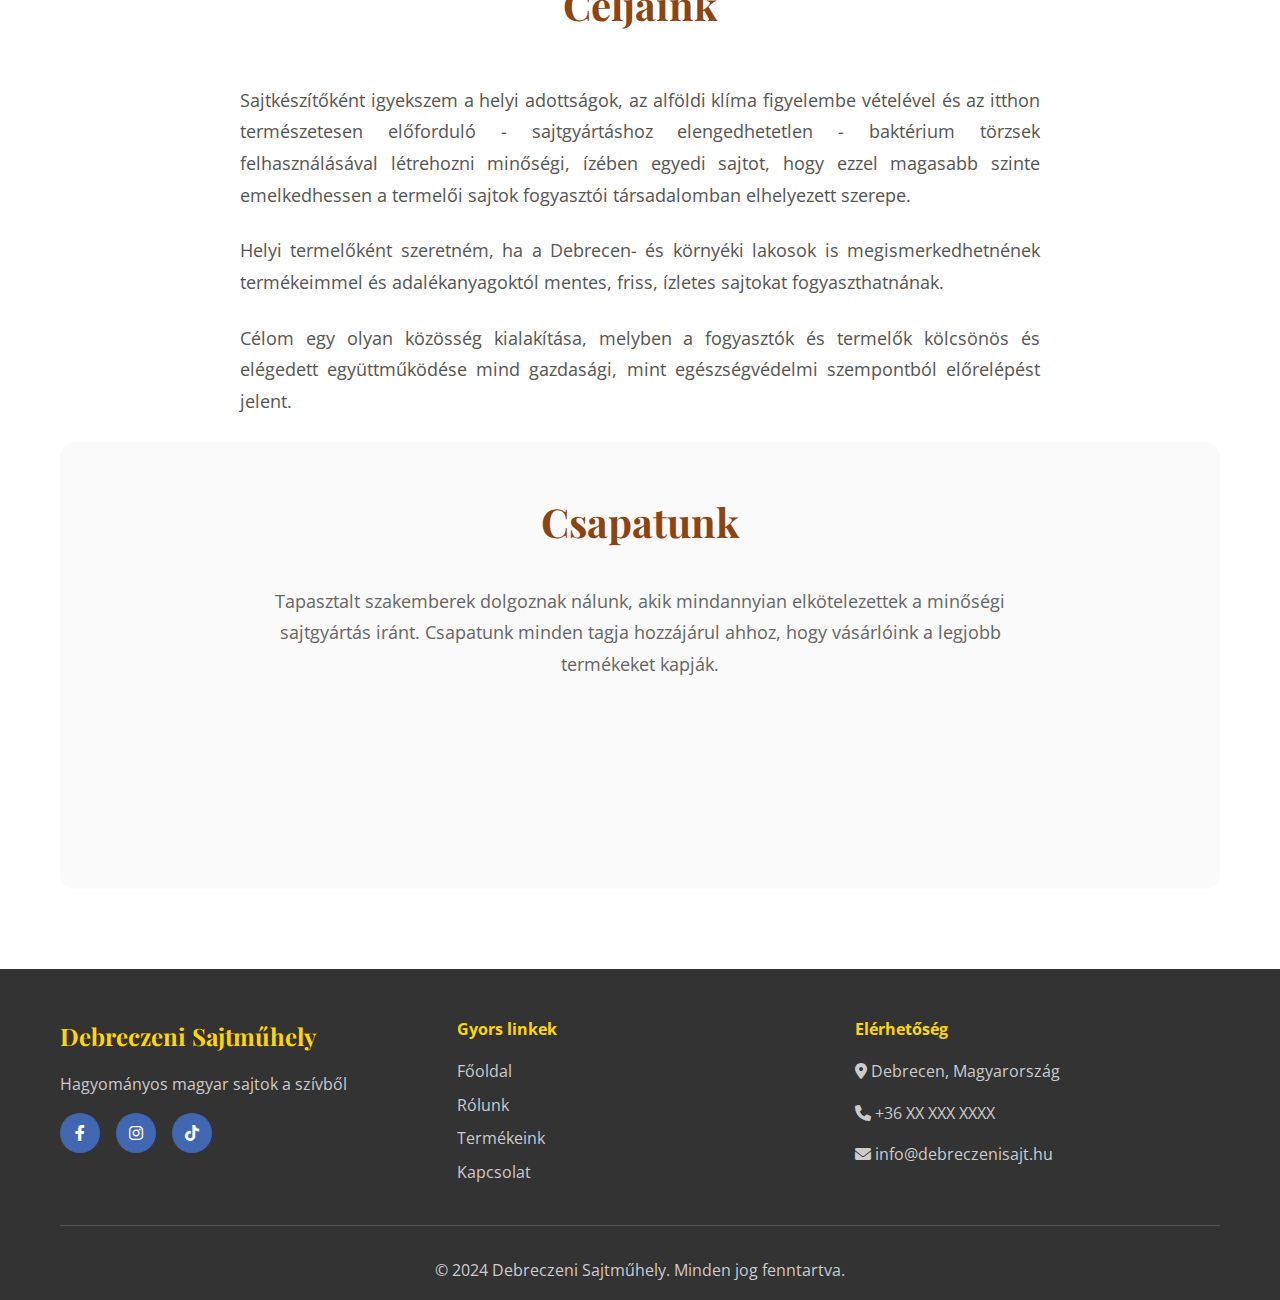
<file: pages/rolunk.html>
<!DOCTYPE html>
<html lang="hu">
<head>
    <meta charset="UTF-8">
    <meta name="viewport" content="width=device-width, initial-scale=1.0">
    <title>Rólunk - Debreczeni Sajtműhely</title>
    <link rel="icon" type="image/png" href="../assets/images/logos/logo_1.png">
    <link rel="stylesheet" href="../assets/css/rolunk.css">
    <link href="https://fonts.googleapis.com/css2?family=Playfair+Display:wght@400;700&family=Open+Sans:wght@300;400;600&display=swap" rel="stylesheet">
    <link rel="stylesheet" href="https://cdnjs.cloudflare.com/ajax/libs/font-awesome/6.0.0/css/all.min.css">
</head>
<body>
    <!-- Navigation -->
    <nav class="navbar">
        <div class="nav-container">
            <div class="nav-logo">
                <img src="../assets/images/logos/logo_1.png" alt="Debreczeni Sajtműhely" class="logo-img">
                <h2><a href="../index.html" style="text-decoration: none; color: inherit;">Debreczeni Sajtműhely</a></h2>
            </div>
            <div class="nav-menu" id="nav-menu">
                <a href="../index.html" class="nav-link">Főoldal</a>
                <a href="rolunk.html" class="nav-link active">Rólunk</a>
                <a href="termekeink.html" class="nav-link">Termékeink</a>
                <a href="webshop.html" class="nav-link purchase-link">Vásárlás</a>
                <a href="kapcsolat.html" class="nav-link">Kapcsolat</a>
            </div>
            <div class="hamburger" id="hamburger">
                <span class="bar"></span>
                <span class="bar"></span>
                <span class="bar"></span>
            </div>
        </div>
    </nav>

    <!-- Page Header -->
    <section class="page-header">
        <div class="container">
            <h1>Rólunk</h1>
            <p>Ismerjék meg történetünket és értékeinket</p>
        </div>
    </section>

    <!-- About Content -->
    <section class="about-detailed">
        <div class="container">
            <div class="about-intro">
                <div class="intro-content">
                    <h2>Bemutatkozás</h2>
                    <p>Debreczeni Ildikó vagyok, kistermelő, sajtkészítő. Kilenc éve kezdtem el járni az utam a sajtkészítés varázslatos világában. Eleinte saját tapasztalataimra támaszkodva igyekeztem jobbnál jobb sajtokat készíteni, később egy sajtkészítő közösség tagjaként több lépcsőből álló kurzusokon vehettem részt, ahol lehetőségem volt minél többféle sajt gyártási technológiájának megismerésére. 2019-ben jártam egy különleges tanulmányúton, a Hargitán, ahol helyi termelőktől tanulhattam.</p>
                    <p>A sajtok minősége számomra kulcsfontosságú, és ennek érdekében elkötelezett vagyok a folyamatos tanulás és fejlődés mellett. Nem csupán a sajtok művészete, az egészséges táplálkozásnak is fontos számomra. Korábban megszerzett egészségügyi diplomám után jelenleg az idei 2024. esztendőben a Debreceni Egyetemen élelmiszermérnök diplomát szereztem, ezáltal az élelmiszerek iránti szenvedélyem mélyült, és ismereteim gyarapodtak.</p>
                    <p>Hiszem, hogy az egészséges életmód részeként a táplálkozás fontos szerepet tölt be az egészségmegőrzés során, melynek lényeges része az élelmiszerek előállításának pontos ismerete és az alapanyag, valamint a termék minősége. Egészséges, ízletes és kiváló minőségű élelmiszerhez pedig mindenkinek joga van.</p>
                    
                    <h3>Alapanyagaink</h3>
                    <p>Sajtjaimat kizárólag a legjobb alapanyagokból készítem. Teheneinket a legeltetési szezonban gyógynövényekkel tarkított erdőspusztai legelőn tartjuk, télen pedig igyekszünk silómentes takarmánnyal ellátni őket. A sajtok ízesítésére használt fűszernövények egy részét pedig a saját kertemben termelem, a családom segítségével. Minden sajtunk egy csipetnyi varázslattal készül, hogy az ízük egyszerűen felejthetetlen legyen.</p>
                    
                    <p>A sajtkészítés művészetében rejlő végtelen lehetőség és a folyamatos fejlődés örök inspirációt adnak nekem. Sajtjaim nem csak egyszerű élelmiszerek, kóstolásuk igazi élmény, mely minden egyes falatban képes megmutatni elhivatottságomat. Gyerünk együtt ebbe az ízekkel teli kalandba!</p>
                </div>
                <div class="intro-image">
                    <div class="cheese-workshop">
                        <i class="fas fa-industry"></i>
                    </div>
                </div>
            </div>

            <div class="story-timeline">
                <h2>Sajtműhely</h2>
                <div class="workshop-description">
                    <p>A Debreczeni Sajtműhely Debrecen város külvárosi részén található. Az üzemet évről-évre igyekszünk fejleszteni. A frissen fejt tej a kellemes és egyedülálló erdőspusztai környezetből, Debrecen közeli tanyavilágból érkezik a feldolgozóba, hogy ízletes sajtok készülhessenek belőle. Az elkészült sajtok érlelése, csomagolása mind-mind kistermelői szinten történik, a legmagasabb higiéniai előírásoknak megfelelően.</p>
                </div>
                
                <h2>Díjazások</h2>
                <div class="timeline">
                    <div class="timeline-item">
                        <div class="timeline-year">2019</div>
                        <div class="timeline-content">
                            <h3>Magyar Sajtmustra - Budapest</h3>
                            <p>A parenyica sajtommal bronz minősítést értem el, mely verseny egyben az első bírálat volt számomra.</p>
                        </div>
                    </div>
                    <div class="timeline-item">
                        <div class="timeline-year">2020</div>
                        <div class="timeline-content">
                            <h3>Magyar Sajtmustra</h3>
                            <p>A parenyica sajtom ezüst minősítést szerzett az országos Magyar Sajtmustrán.</p>
                        </div>
                    </div>
                    <div class="timeline-item">
                        <div class="timeline-year">2021</div>
                        <div class="timeline-content">
                            <h3>Magyar Sajtmustra és Nemzetközi Sajt- és Túrófesztivál</h3>
                            <p>Magyar Sajtmustrán a parenyica sajt bronz minősítést kapott. A Gyomaendrődön megrendezett Nemzetközi Sajt- és Túrófesztiválon: parenyica sajt arany minősítés (100 ponttal), natúr gomolya sajt arany minősítés, natúr joghurt bronz minősítés.</p>
                        </div>
                    </div>
                    <div class="timeline-item">
                        <div class="timeline-year">2022</div>
                        <div class="timeline-content">
                            <h3>Magyar Sajtmustra - Etyek</h3>
                            <p>A parenyica sajtommal arany minősítést szereztem.</p>
                        </div>
                    </div>
                    <div class="timeline-item">
                        <div class="timeline-year">2023</div>
                        <div class="timeline-content">
                            <h3>Böjti Csemege - Gyimes</h3>
                            <p>Székely és magyar sajtkészítők között a parenyica sajtom ezüst minősítésben, míg gomolya sajtom bronz minősítésben részesült.</p>
                        </div>
                    </div>
                </div>
            </div>

            <div class="values-section">
                <h2>Céljaink</h2>
                <div class="goals-content">
                    <p>Sajtkészítőként igyekszem a helyi adottságok, az alföldi klíma figyelembe vételével és az itthon természetesen előforduló - sajtgyártáshoz elengedhetetlen - baktérium törzsek felhasználásával létrehozni minőségi, ízében egyedi sajtot, hogy ezzel magasabb szinte emelkedhessen a termelői sajtok fogyasztói társadalomban elhelyezett szerepe.</p>
                    
                    <p>Helyi termelőként szeretném, ha a Debrecen- és környéki lakosok is megismerkedhetnének termékeimmel és adalékanyagoktól mentes, friss, ízletes sajtokat fogyaszthatnának.</p>
                    
                    <p>Célom egy olyan közösség kialakítása, melyben a fogyasztók és termelők kölcsönös és elégedett együttműködése mind gazdasági, mint egészségvédelmi szempontból előrelépést jelent.</p>
                </div>
            </div>

            <div class="team-section">
                <h2>Csapatunk</h2>
                <p class="team-intro">Tapasztalt szakemberek dolgoznak nálunk, akik mindannyian elkötelezettek a minőségi sajtgyártás iránt. Csapatunk minden tagja hozzájárul ahhoz, hogy vásárlóink a legjobb termékeket kapják.</p>
                <div class="team-stats">
                    <div class="stat-item">
                        <div class="stat-number">30+</div>
                        <div class="stat-label">Év tapasztalat</div>
                    </div>
                    <div class="stat-item">
                        <div class="stat-number">15</div>
                        <div class="stat-label">Munkatárs</div>
                    </div>
                    <div class="stat-item">
                        <div class="stat-number">1000+</div>
                        <div class="stat-label">Elégedett vásárló</div>
                    </div>
                    <div class="stat-item">
                        <div class="stat-number">20+</div>
                        <div class="stat-label">Sajttípus</div>
                    </div>
                </div>
            </div>
        </div>
    </section>

    <!-- Footer -->
    <footer class="footer">
        <div class="container">
            <div class="footer-content">
                <div class="footer-section">
                    <h3>Debreczeni Sajtműhely</h3>
                    <p>Hagyományos magyar sajtok a szívből</p>
                    <div class="social-links">
                        <a href="https://www.facebook.com/debreczenisajt" target="_blank">
                            <i class="fab fa-facebook-f"></i>
                        </a>
                        <a href="https://www.instagram.com/debreczenisajt/" target="_blank">
                            <i class="fab fa-instagram"></i>
                        </a>
                        <a href="https://www.tiktok.com/@debreczeni.sajt?_r=1&_d=secCgYIASAHKAESPgo882XyWdtWIJa5oN5FyBFm1Zw1p2Hufe6fp3cbUhVUrMJc45wWS7RzokKwEQrQj5SKlpjbomaoFJaSmNyeGgA%3D&_svg=2&checksum=883f243c2618864f6a1e0906cee260a00cb9bec119d89f92c4315a4518e08138&item_author_type=2&sec_uid=MS4wLjABAAAA8bVDkhigIrIbPJctwJXEUzhVfU2PBG0hv1DKdZoQo7i0m_UlfeGQGk3N9EamVqTb&sec_user_id=MS4wLjABAAAAUfRPLDyysPGsj2h0hBmUdDHjZ3YdK3BoGEygHg3DbzYcNZBLUheowg69s-_gl0Aj&share_app_id=1233&share_author_id=7525519901764142102&share_link_id=B703126F-E5BF-417D-8C0B-282660AA4CB1&share_scene=1&sharer_language=hu&social_share_type=5&source=h5_m&timestamp=1758110805&tt_from=copy&u_code=dj01i7eae85ife&ug_btm=b6880%2Cb5836&user_id=6968925014058812422" target="_blank">
                            <i class="fab fa-tiktok"></i>
                        </a>
                    </div>
                </div>
                <div class="footer-section">
                    <h4>Gyors linkek</h4>
                    <ul>
                        <li><a href="index.html">Főoldal</a></li>
                        <li><a href="rolunk.html">Rólunk</a></li>
                        <li><a href="termekeink.html">Termékeink</a></li>
                        <li><a href="kapcsolat.html">Kapcsolat</a></li>
                    </ul>
                </div>
                <div class="footer-section">
                    <h4>Elérhetőség</h4>
                    <p><i class="fas fa-map-marker-alt"></i> Debrecen, Magyarország</p>
                    <p><i class="fas fa-phone"></i> +36 XX XXX XXXX</p>
                    <p><i class="fas fa-envelope"></i> info@debreczenisajt.hu</p>
                </div>
            </div>
            <div class="footer-bottom">
                <p>&copy; 2024 Debreczeni Sajtműhely. Minden jog fenntartva.</p>
            </div>
        </div>
    </footer>

    <script src="../assets/js/rolunk.js"></script>
</body>
</html>
</file>
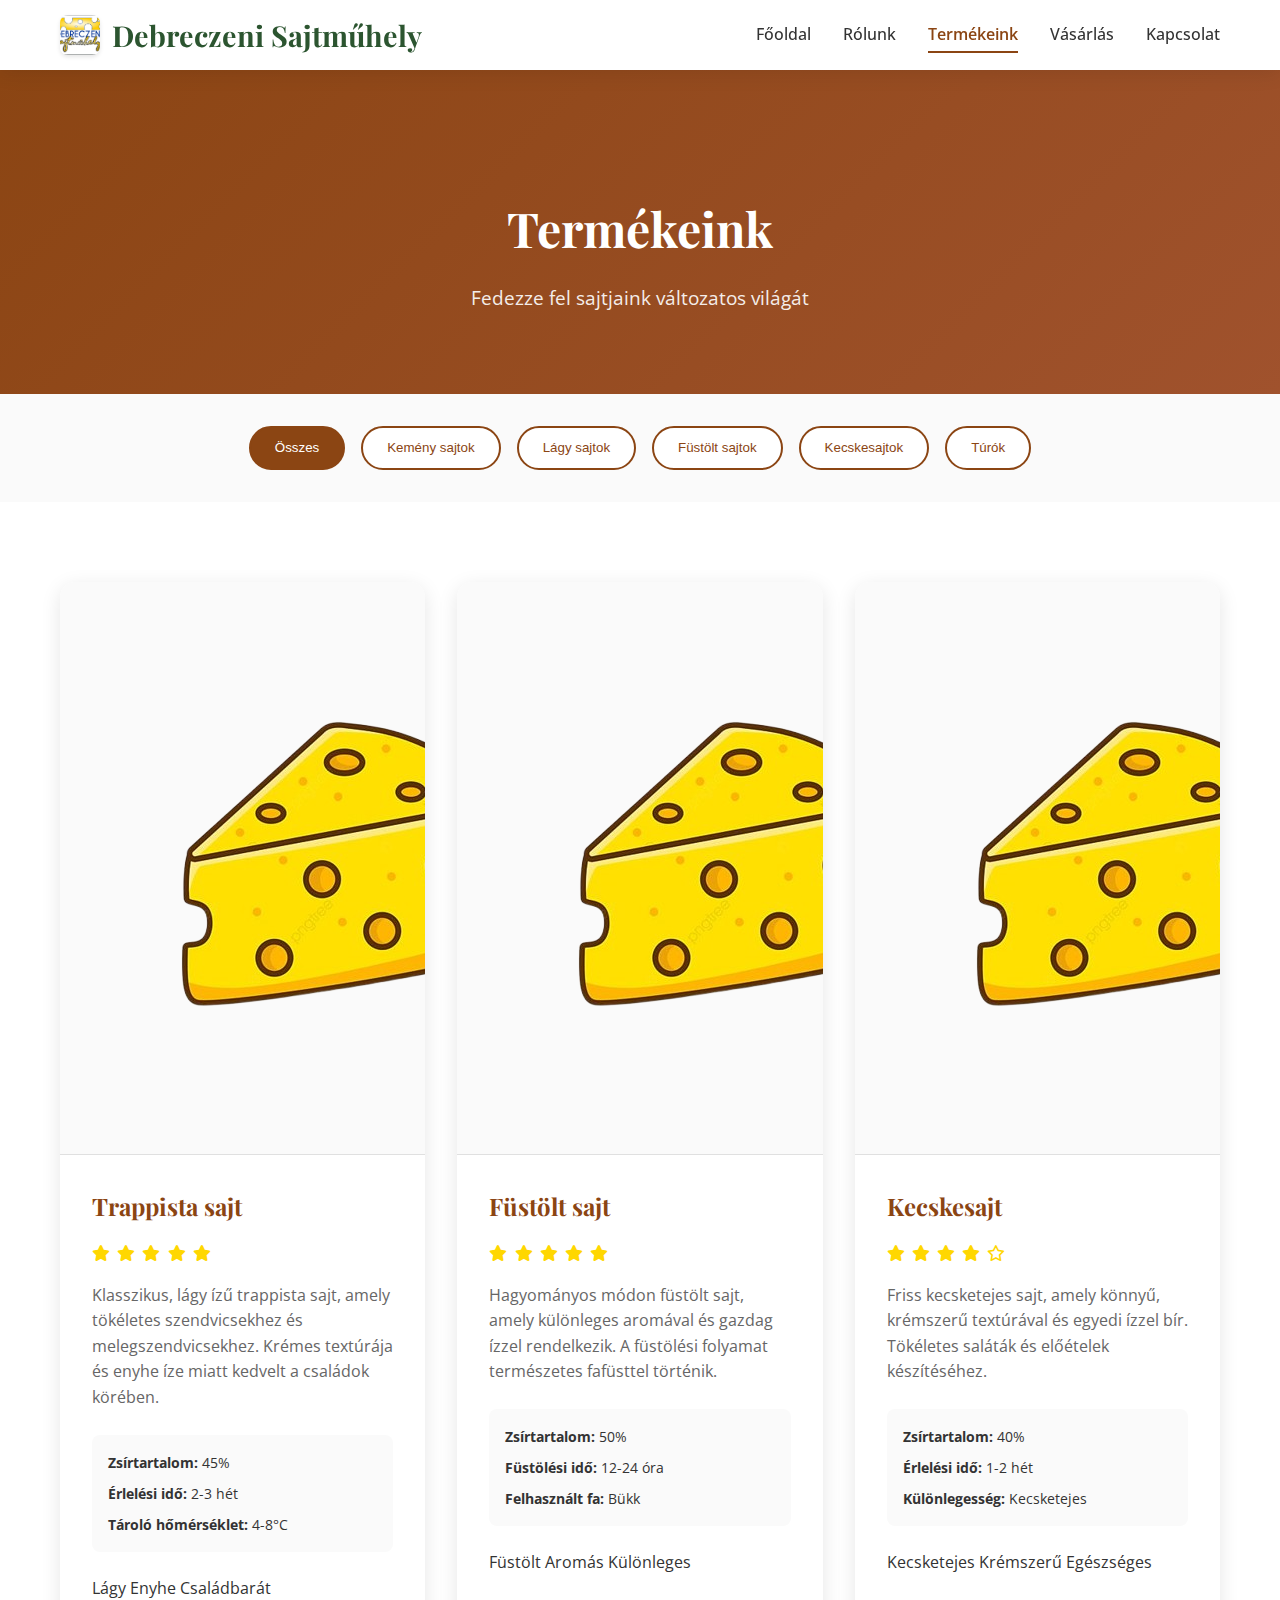
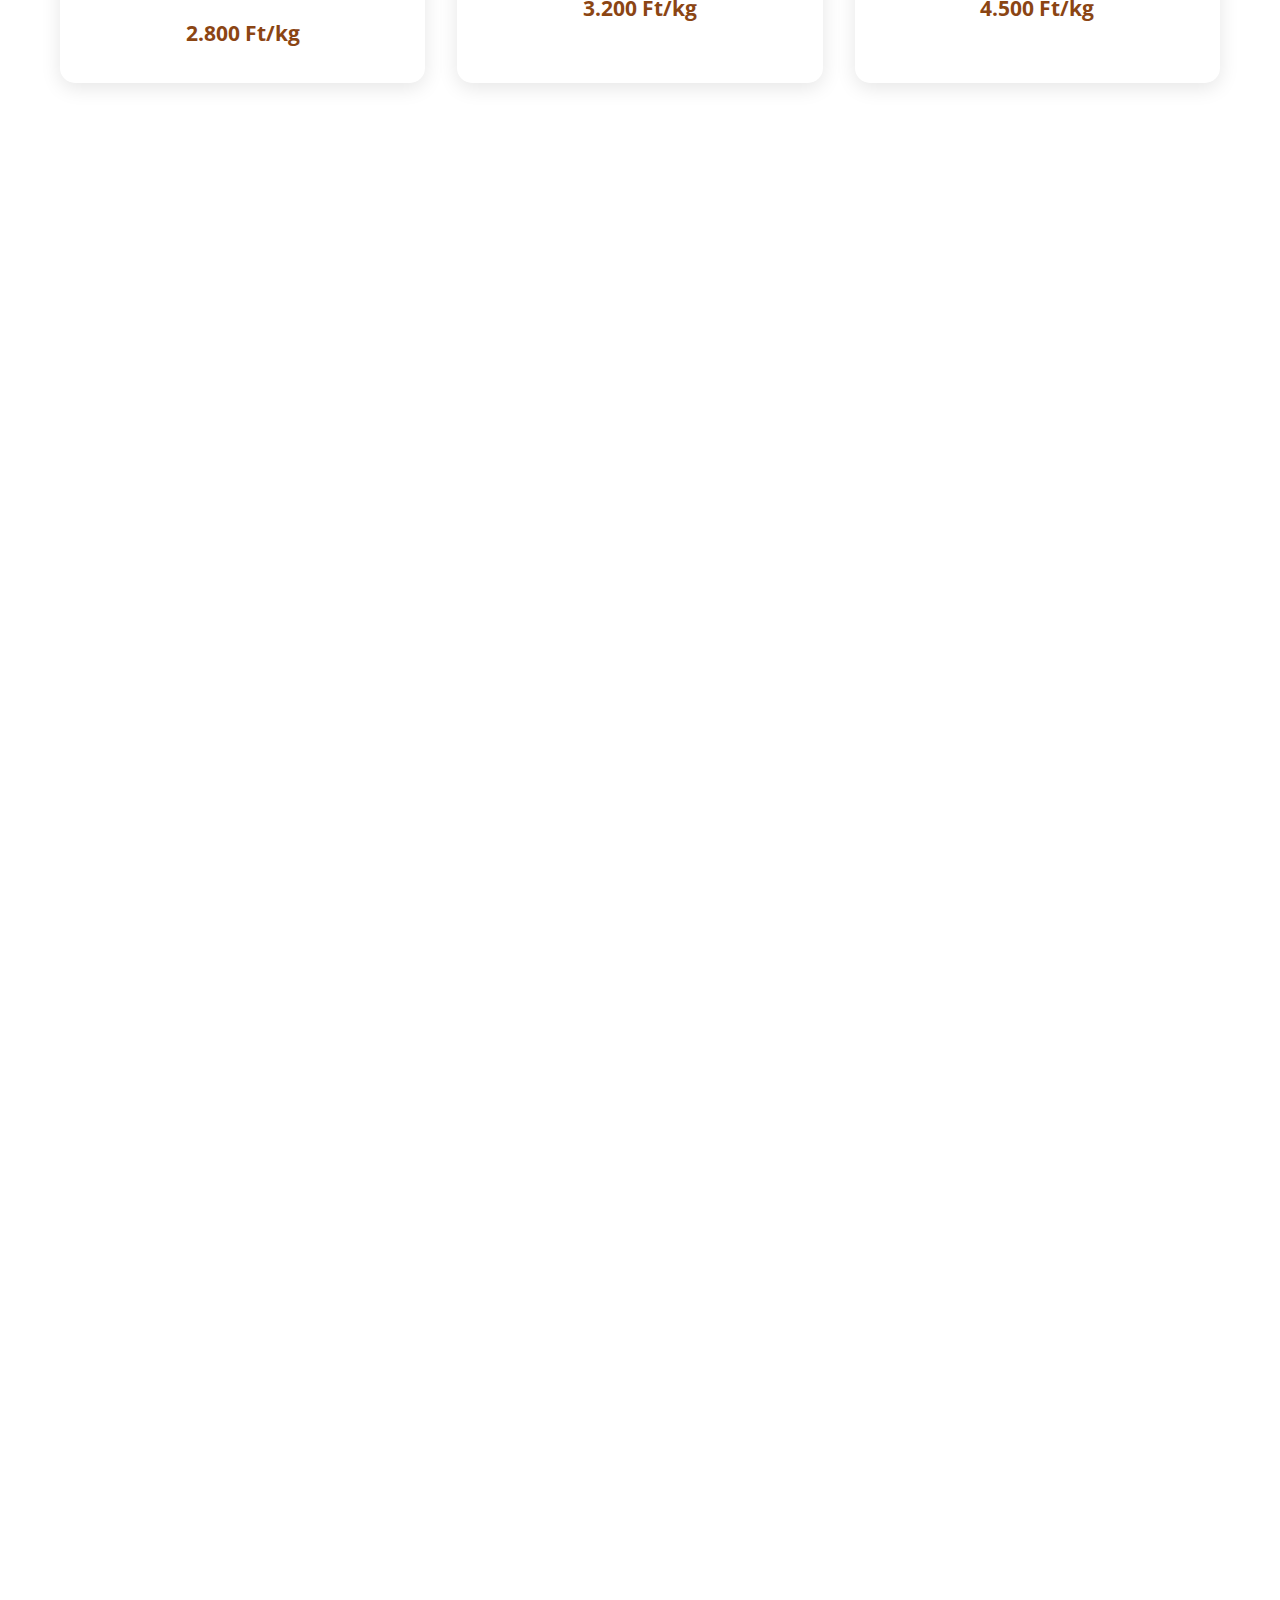
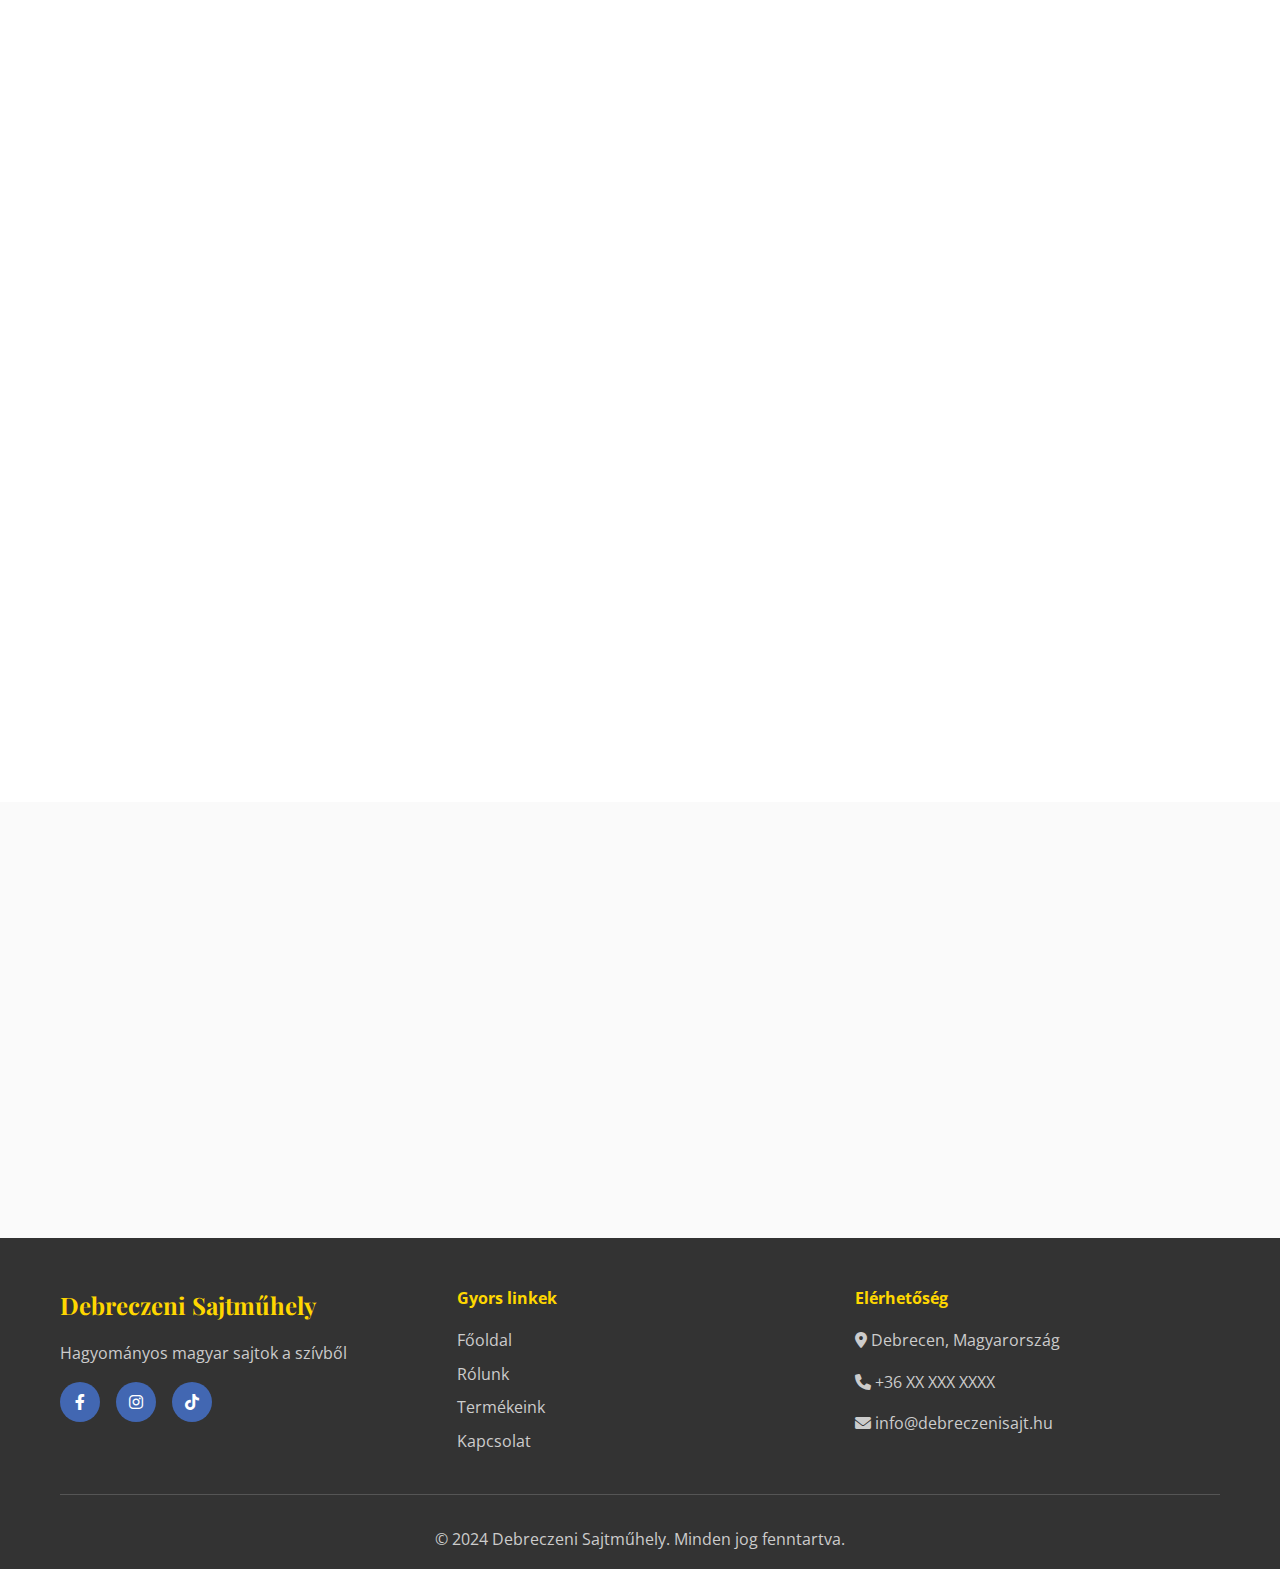
<file: pages/termekeink.html>
<!DOCTYPE html>
<html lang="hu">
<head>
    <meta charset="UTF-8">
    <meta name="viewport" content="width=device-width, initial-scale=1.0">
    <title>Termékeink - Debreczeni Sajtműhely</title>
    <link rel="icon" type="image/png" href="../assets/images/logos/logo_1.png">
    <link rel="stylesheet" href="../assets/css/termekeink.css">
    <link href="https://fonts.googleapis.com/css2?family=Playfair+Display:wght@400;700&family=Open+Sans:wght@300;400;600&display=swap" rel="stylesheet">
    <link rel="stylesheet" href="https://cdnjs.cloudflare.com/ajax/libs/font-awesome/6.0.0/css/all.min.css">
</head>
<body>
    <!-- Navigation -->
    <nav class="navbar">
        <div class="nav-container">
            <div class="nav-logo">
                <img src="../assets/images/logos/logo_1.png" alt="Debreczeni Sajtműhely" class="logo-img">
                <h2><a href="../index.html" style="text-decoration: none; color: inherit;">Debreczeni Sajtműhely</a></h2>
            </div>
            <div class="nav-menu" id="nav-menu">
                <a href="../index.html" class="nav-link">Főoldal</a>
                <a href="rolunk.html" class="nav-link">Rólunk</a>
                <a href="termekeink.html" class="nav-link active">Termékeink</a>
                <a href="webshop.html" class="nav-link purchase-link">Vásárlás</a>
                <a href="kapcsolat.html" class="nav-link">Kapcsolat</a>
            </div>
            <div class="hamburger" id="hamburger">
                <span class="bar"></span>
                <span class="bar"></span>
                <span class="bar"></span>
            </div>
        </div>
    </nav>

    <!-- Page Header -->
    <section class="page-header">
        <div class="container">
            <h1>Termékeink</h1>
            <p>Fedezze fel sajtjaink változatos világát</p>
        </div>
    </section>

    <!-- Product Categories -->
    <section class="product-categories">
        <div class="container">
            <div class="category-filters">
                <button class="filter-btn active" data-filter="all">Összes</button>
                <button class="filter-btn" data-filter="kemeny">Kemény sajtok</button>
                <button class="filter-btn" data-filter="lagy">Lágy sajtok</button>
                <button class="filter-btn" data-filter="fustolt">Füstölt sajtok</button>
                <button class="filter-btn" data-filter="kecske">Kecskesajtok</button>
                <button class="filter-btn" data-filter="turo">Túrók</button>
            </div>
        </div>
    </section>

    <!-- Products Grid -->
    <section class="products-detailed">
        <div class="container">
            <div class="products-grid-detailed">
                <!-- Trappista sajt -->
                <div class="product-card-detailed" data-category="lagy">
                    <div class="product-image">
                        <img src="../assets/images/logos/cheese.png" alt="Sajt" class="cheese-icon">
                    </div>
                    <div class="product-info">
                        <h3>Trappista sajt</h3>
                        <div class="product-rating">
                            <i class="fas fa-star"></i>
                            <i class="fas fa-star"></i>
                            <i class="fas fa-star"></i>
                            <i class="fas fa-star"></i>
                            <i class="fas fa-star"></i>
                        </div>
                        <p class="product-description">Klasszikus, lágy ízű trappista sajt, amely tökéletes szendvicsekhez és melegszendvicsekhez. Krémes textúrája és enyhe íze miatt kedvelt a családok körében.</p>
                        <div class="product-details">
                            <div class="detail-item">
                                <strong>Zsírtartalom:</strong> 45%
                            </div>
                            <div class="detail-item">
                                <strong>Érlelési idő:</strong> 2-3 hét
                            </div>
                            <div class="detail-item">
                                <strong>Tároló hőmérséklet:</strong> 4-8°C
                            </div>
                        </div>
                        <div class="product-features">
                            <span class="feature-tag">Lágy</span>
                            <span class="feature-tag">Enyhe</span>
                            <span class="feature-tag">Családbarát</span>
                        </div>
                        <div class="product-price">2.800 Ft/kg</div>
                    </div>
                </div>

                <!-- Füstölt sajt -->
                <div class="product-card-detailed" data-category="fustolt">
                    <div class="product-image">
                        <img src="../assets/images/logos/cheese.png" alt="Sajt" class="cheese-icon">
                    </div>
                    <div class="product-info">
                        <h3>Füstölt sajt</h3>
                        <div class="product-rating">
                            <i class="fas fa-star"></i>
                            <i class="fas fa-star"></i>
                            <i class="fas fa-star"></i>
                            <i class="fas fa-star"></i>
                            <i class="fas fa-star"></i>
                        </div>
                        <p class="product-description">Hagyományos módon füstölt sajt, amely különleges aromával és gazdag ízzel rendelkezik. A füstölési folyamat természetes fafüsttel történik.</p>
                        <div class="product-details">
                            <div class="detail-item">
                                <strong>Zsírtartalom:</strong> 50%
                            </div>
                            <div class="detail-item">
                                <strong>Füstölési idő:</strong> 12-24 óra
                            </div>
                            <div class="detail-item">
                                <strong>Felhasznált fa:</strong> Bükk
                            </div>
                        </div>
                        <div class="product-features">
                            <span class="feature-tag">Füstölt</span>
                            <span class="feature-tag">Aromás</span>
                            <span class="feature-tag">Különleges</span>
                        </div>
                        <div class="product-price">3.200 Ft/kg</div>
                    </div>
                </div>

                <!-- Kecskesajt -->
                <div class="product-card-detailed" data-category="kecske">
                    <div class="product-image">
                        <img src="../assets/images/logos/cheese.png" alt="Sajt" class="cheese-icon">
                    </div>
                    <div class="product-info">
                        <h3>Kecskesajt</h3>
                        <div class="product-rating">
                            <i class="fas fa-star"></i>
                            <i class="fas fa-star"></i>
                            <i class="fas fa-star"></i>
                            <i class="fas fa-star"></i>
                            <i class="far fa-star"></i>
                        </div>
                        <p class="product-description">Friss kecsketejes sajt, amely könnyű, krémszerű textúrával és egyedi ízzel bír. Tökéletes saláták és előételek készítéséhez.</p>
                        <div class="product-details">
                            <div class="detail-item">
                                <strong>Zsírtartalom:</strong> 40%
                            </div>
                            <div class="detail-item">
                                <strong>Érlelési idő:</strong> 1-2 hét
                            </div>
                            <div class="detail-item">
                                <strong>Különlegesség:</strong> Kecsketejes
                            </div>
                        </div>
                        <div class="product-features">
                            <span class="feature-tag">Kecsketejes</span>
                            <span class="feature-tag">Krémszerű</span>
                            <span class="feature-tag">Egészséges</span>
                        </div>
                        <div class="product-price">4.500 Ft/kg</div>
                    </div>
                </div>

                <!-- Öregített sajt -->
                <div class="product-card-detailed" data-category="kemeny">
                    <div class="product-image">
                        <img src="../assets/images/logos/cheese.png" alt="Sajt" class="cheese-icon">
                    </div>
                    <div class="product-info">
                        <h3>Öregített sajt</h3>
                        <div class="product-rating">
                            <i class="fas fa-star"></i>
                            <i class="fas fa-star"></i>
                            <i class="fas fa-star"></i>
                            <i class="fas fa-star"></i>
                            <i class="fas fa-star"></i>
                        </div>
                        <p class="product-description">Hosszú ideig érlelt sajt, amely intenzív ízzel és kemény textúrával rendelkezik. Kiváló borral párosítva vagy reszelt formában tésztákhoz.</p>
                        <div class="product-details">
                            <div class="detail-item">
                                <strong>Zsírtartalom:</strong> 48%
                            </div>
                            <div class="detail-item">
                                <strong>Érlelési idő:</strong> 6-12 hónap
                            </div>
                            <div class="detail-item">
                                <strong>Textúra:</strong> Kemény
                            </div>
                        </div>
                        <div class="product-features">
                            <span class="feature-tag">Érlelt</span>
                            <span class="feature-tag">Intenzív</span>
                            <span class="feature-tag">Prémium</span>
                        </div>
                        <div class="product-price">5.800 Ft/kg</div>
                    </div>
                </div>

                <!-- Fűszeres sajt -->
                <div class="product-card-detailed" data-category="kemeny">
                    <div class="product-image">
                        <img src="../assets/images/logos/cheese.png" alt="Sajt" class="cheese-icon">
                    </div>
                    <div class="product-info">
                        <h3>Fűszeres sajt</h3>
                        <div class="product-rating">
                            <i class="fas fa-star"></i>
                            <i class="fas fa-star"></i>
                            <i class="fas fa-star"></i>
                            <i class="fas fa-star"></i>
                            <i class="far fa-star"></i>
                        </div>
                        <p class="product-description">Különféle fűszerekkel ízesített sajt, amely pikáns és izgalmas ízélményt nyújt. Paprikával, köménnyel és egyéb magyar fűszerekkel készítjük.</p>
                        <div class="product-details">
                            <div class="detail-item">
                                <strong>Zsírtartalom:</strong> 45%
                            </div>
                            <div class="detail-item">
                                <strong>Fűszerek:</strong> Paprika, kömény
                            </div>
                            <div class="detail-item">
                                <strong>Csípősség:</strong> Enyhe-közepes
                            </div>
                        </div>
                        <div class="product-features">
                            <span class="feature-tag">Fűszeres</span>
                            <span class="feature-tag">Pikáns</span>
                            <span class="feature-tag">Magyar</span>
                        </div>
                        <div class="product-price">3.500 Ft/kg</div>
                    </div>
                </div>

                <!-- Túró -->
                <div class="product-card-detailed" data-category="turo">
                    <div class="product-image">
                        <img src="../assets/images/logos/cheese.png" alt="Sajt" class="cheese-icon">
                    </div>
                    <div class="product-info">
                        <h3>Házi túró</h3>
                        <div class="product-rating">
                            <i class="fas fa-star"></i>
                            <i class="fas fa-star"></i>
                            <i class="fas fa-star"></i>
                            <i class="fas fa-star"></i>
                            <i class="fas fa-star"></i>
                        </div>
                        <p class="product-description">Friss, házi túró, amely tökéletes sütemények készítéséhez és egészséges étkezéshez. Magas fehérjetartalmú, természetes termék.</p>
                        <div class="product-details">
                            <div class="detail-item">
                                <strong>Zsírtartalom:</strong> 20%
                            </div>
                            <div class="detail-item">
                                <strong>Fehérjetartalom:</strong> 18%
                            </div>
                            <div class="detail-item">
                                <strong>Felhasználás:</strong> Sütemény, saláta
                            </div>
                        </div>
                        <div class="product-features">
                            <span class="feature-tag">Friss</span>
                            <span class="feature-tag">Házi</span>
                            <span class="feature-tag">Egészséges</span>
                        </div>
                        <div class="product-price">1.800 Ft/kg</div>
                    </div>
                </div>

                <!-- Camembert típusú sajt -->
                <div class="product-card-detailed" data-category="lagy">
                    <div class="product-image">
                        <img src="../assets/images/logos/cheese.png" alt="Sajt" class="cheese-icon">
                    </div>
                    <div class="product-info">
                        <h3>Camembert típusú sajt</h3>
                        <div class="product-rating">
                            <i class="fas fa-star"></i>
                            <i class="fas fa-star"></i>
                            <i class="fas fa-star"></i>
                            <i class="fas fa-star"></i>
                            <i class="far fa-star"></i>
                        </div>
                        <p class="product-description">Lágy, krémes sajt fehér penészréteggel. Francia stílusú, de magyar alapanyagokból készített különlegesség. Kiváló borral vagy gyümölcsökkel.</p>
                        <div class="product-details">
                            <div class="detail-item">
                                <strong>Zsírtartalom:</strong> 60%
                            </div>
                            <div class="detail-item">
                                <strong>Érlelési idő:</strong> 4-6 hét
                            </div>
                            <div class="detail-item">
                                <strong>Stílus:</strong> Francia típusú
                            </div>
                        </div>
                        <div class="product-features">
                            <span class="feature-tag">Krémes</span>
                            <span class="feature-tag">Penészes</span>
                            <span class="feature-tag">Gourmet</span>
                        </div>
                        <div class="product-price">6.200 Ft/kg</div>
                    </div>
                </div>

                <!-- Mozzarella -->
                <div class="product-card-detailed" data-category="lagy">
                    <div class="product-image">
                        <img src="../assets/images/logos/cheese.png" alt="Sajt" class="cheese-icon">
                    </div>
                    <div class="product-info">
                        <h3>Friss mozzarella</h3>
                        <div class="product-rating">
                            <i class="fas fa-star"></i>
                            <i class="fas fa-star"></i>
                            <i class="fas fa-star"></i>
                            <i class="fas fa-star"></i>
                            <i class="fas fa-star"></i>
                        </div>
                        <p class="product-description">Friss, lágy mozzarella sajt, amely tökéletes pizzákhoz, salátákhoz és olasz ételekhez. Naponta frissen készítjük.</p>
                        <div class="product-details">
                            <div class="detail-item">
                                <strong>Zsírtartalom:</strong> 45%
                            </div>
                            <div class="detail-item">
                                <strong>Készítés:</strong> Naponta frissen
                            </div>
                            <div class="detail-item">
                                <strong>Felhasználás:</strong> Pizza, saláta
                            </div>
                        </div>
                        <div class="product-features">
                            <span class="feature-tag">Friss</span>
                            <span class="feature-tag">Lágy</span>
                            <span class="feature-tag">Olasz stílus</span>
                        </div>
                        <div class="product-price">4.200 Ft/kg</div>
                    </div>
                </div>
            </div>
        </div>
    </section>

    <!-- Product Info Section -->
    <section class="product-info-section">
        <div class="container">
            <div class="info-grid">
                <div class="info-card">
                    <i class="fas fa-truck"></i>
                    <h3>Szállítás</h3>
                    <p>Debrecen területén ingyenes kiszállítás 5000 Ft feletti vásárlás esetén.</p>
                </div>
                <div class="info-card">
                    <i class="fas fa-snowflake"></i>
                    <h3>Tárolás</h3>
                    <p>Minden termékünk megfelelő hűtési körülmények között tárolható 7-14 napig.</p>
                </div>
                <div class="info-card">
                    <i class="fas fa-certificate"></i>
                    <h3>Minőség</h3>
                    <p>Minden sajtunk HACCP szabványok szerint készül, garantált minőséggel.</p>
                </div>
                <div class="info-card">
                    <i class="fas fa-phone"></i>
                    <h3>Rendelés</h3>
                    <p>Telefonon vagy személyesen is leadhatja rendelését műhelyünkben.</p>
                </div>
            </div>
        </div>
    </section>

    <!-- Footer -->
    <footer class="footer">
        <div class="container">
            <div class="footer-content">
                <div class="footer-section">
                    <h3>Debreczeni Sajtműhely</h3>
                    <p>Hagyományos magyar sajtok a szívből</p>
                    <div class="social-links">
                        <a href="https://www.facebook.com/debreczenisajt" target="_blank">
                            <i class="fab fa-facebook-f"></i>
                        </a>
                        <a href="https://www.instagram.com/debreczenisajt/" target="_blank">
                            <i class="fab fa-instagram"></i>
                        </a>
                        <a href="https://www.tiktok.com/@debreczeni.sajt?_r=1&_d=secCgYIASAHKAESPgo882XyWdtWIJa5oN5FyBFm1Zw1p2Hufe6fp3cbUhVUrMJc45wWS7RzokKwEQrQj5SKlpjbomaoFJaSmNyeGgA%3D&_svg=2&checksum=883f243c2618864f6a1e0906cee260a00cb9bec119d89f92c4315a4518e08138&item_author_type=2&sec_uid=MS4wLjABAAAA8bVDkhigIrIbPJctwJXEUzhVfU2PBG0hv1DKdZoQo7i0m_UlfeGQGk3N9EamVqTb&sec_user_id=MS4wLjABAAAAUfRPLDyysPGsj2h0hBmUdDHjZ3YdK3BoGEygHg3DbzYcNZBLUheowg69s-_gl0Aj&share_app_id=1233&share_author_id=7525519901764142102&share_link_id=B703126F-E5BF-417D-8C0B-282660AA4CB1&share_scene=1&sharer_language=hu&social_share_type=5&source=h5_m&timestamp=1758110805&tt_from=copy&u_code=dj01i7eae85ife&ug_btm=b6880%2Cb5836&user_id=6968925014058812422" target="_blank">
                            <i class="fab fa-tiktok"></i>
                        </a>
                    </div>
                </div>
                <div class="footer-section">
                    <h4>Gyors linkek</h4>
                    <ul>
                        <li><a href="index.html">Főoldal</a></li>
                        <li><a href="rolunk.html">Rólunk</a></li>
                        <li><a href="termekeink.html">Termékeink</a></li>
                        <li><a href="kapcsolat.html">Kapcsolat</a></li>
                    </ul>
                </div>
                <div class="footer-section">
                    <h4>Elérhetőség</h4>
                    <p><i class="fas fa-map-marker-alt"></i> Debrecen, Magyarország</p>
                    <p><i class="fas fa-phone"></i> +36 XX XXX XXXX</p>
                    <p><i class="fas fa-envelope"></i> info@debreczenisajt.hu</p>
                </div>
            </div>
            <div class="footer-bottom">
                <p>&copy; 2024 Debreczeni Sajtműhely. Minden jog fenntartva.</p>
            </div>
        </div>
    </footer>

    <script src="../assets/js/termekeink.js"></script>
</body>
</html>
</file>
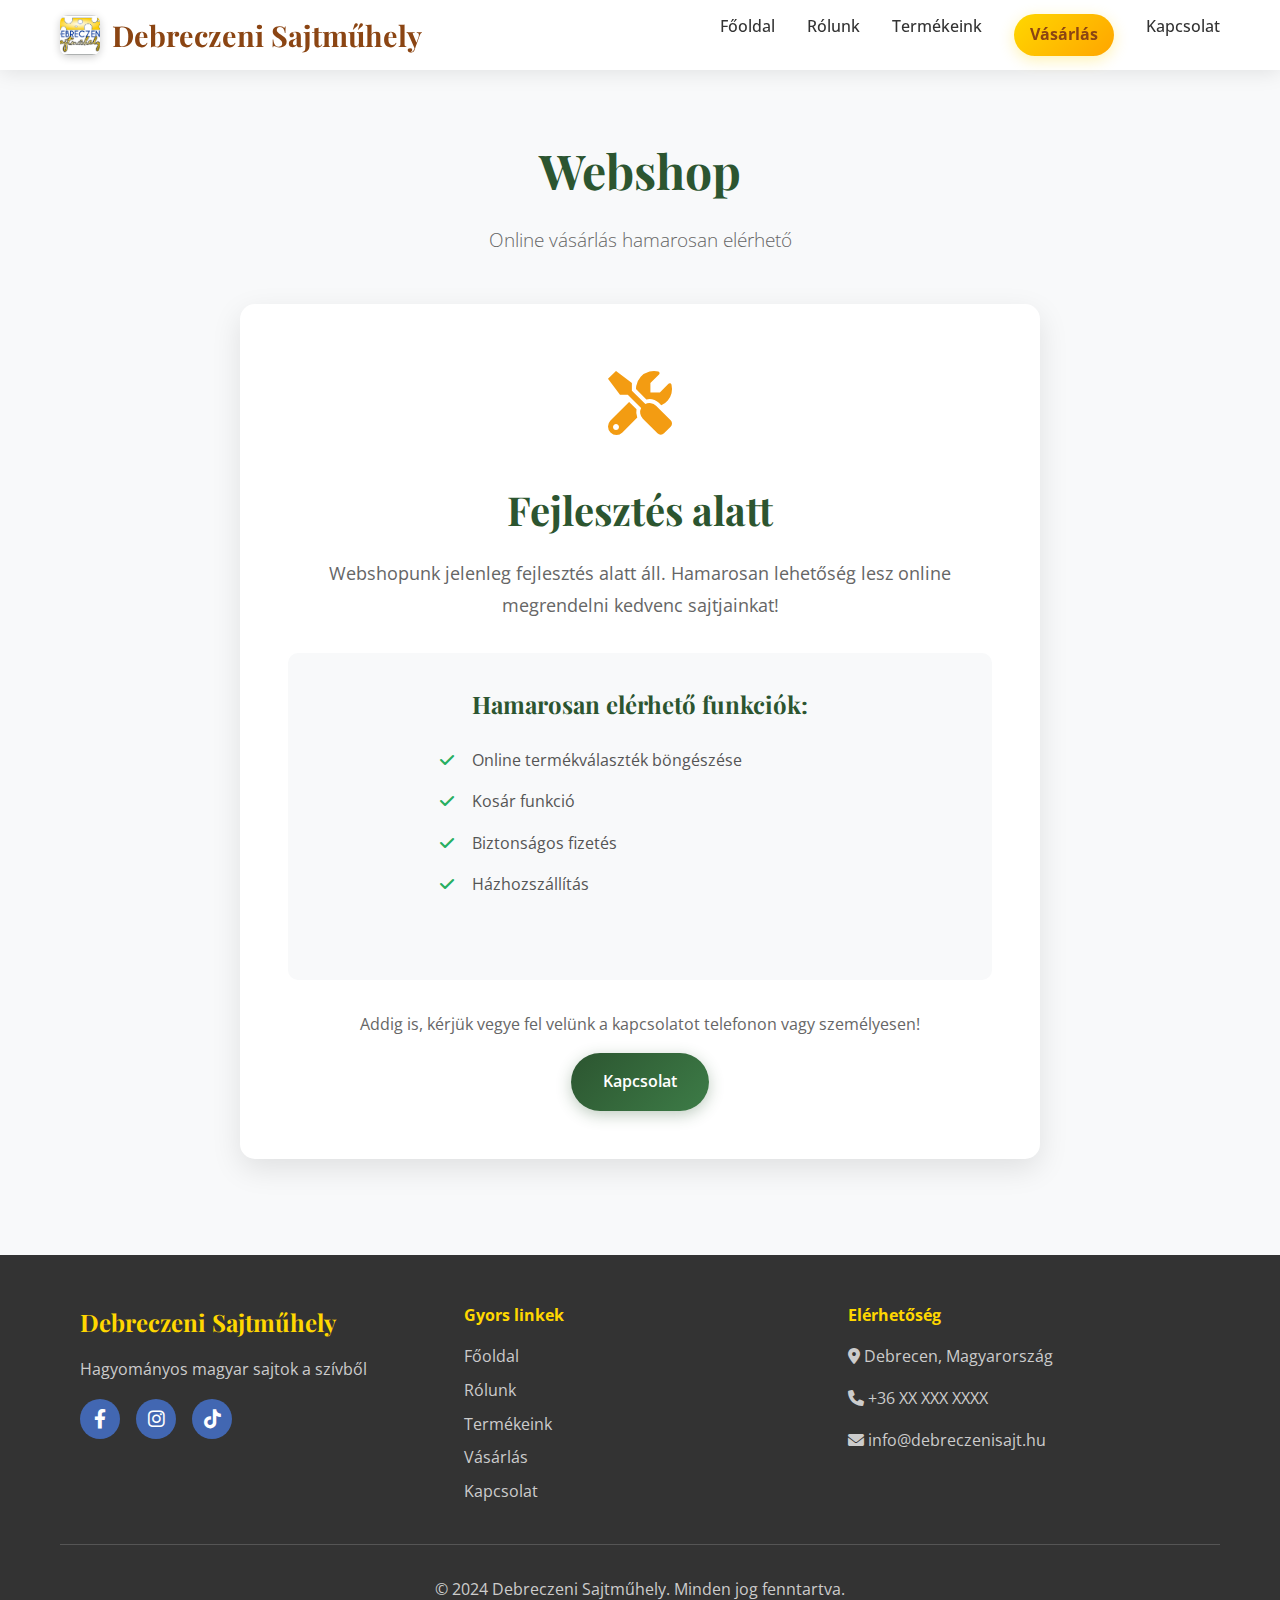
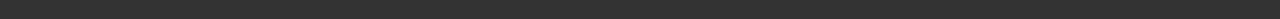
<file: pages/webshop.html>
<!DOCTYPE html>
<html lang="hu">
<head>
    <meta charset="UTF-8">
    <meta name="viewport" content="width=device-width, initial-scale=1.0">
    <title>Webshop - Debreczeni Sajtműhely</title>
    <link rel="icon" type="image/png" href="../assets/images/logos/logo_1.png">
    <link rel="stylesheet" href="../assets/css/webshop.css">
    <link href="https://fonts.googleapis.com/css2?family=Playfair+Display:wght@400;700&family=Open+Sans:wght@300;400;600&display=swap" rel="stylesheet">
    <link rel="stylesheet" href="https://cdnjs.cloudflare.com/ajax/libs/font-awesome/6.0.0/css/all.min.css">
</head>
<body>
    <!-- Navigation -->
    <nav class="navbar">
        <div class="nav-container">
            <div class="nav-logo">
                <img src="../assets/images/logos/logo_1.png" alt="Debreczeni Sajtműhely" class="logo-img">
                <h2><a href="../index.html" style="text-decoration: none; color: inherit;">Debreczeni Sajtműhely</a></h2>
            </div>
            <div class="nav-menu" id="nav-menu">
                <a href="../index.html" class="nav-link">Főoldal</a>
                <a href="rolunk.html" class="nav-link">Rólunk</a>
                <a href="termekeink.html" class="nav-link">Termékeink</a>
                <a href="webshop.html" class="nav-link active purchase-link">Vásárlás</a>
                <a href="kapcsolat.html" class="nav-link">Kapcsolat</a>
            </div>
            <div class="hamburger" id="hamburger">
                <span class="bar"></span>
                <span class="bar"></span>
                <span class="bar"></span>
            </div>
        </div>
    </nav>

    <!-- Main Content -->
    <main class="main-content">
        <div class="container">
            <div class="webshop-header">
                <h1>Webshop</h1>
                <p class="subtitle">Online vásárlás hamarosan elérhető</p>
            </div>
            
            <div class="development-notice">
                <div class="notice-icon">
                    <i class="fas fa-tools"></i>
                </div>
                <h2>Fejlesztés alatt</h2>
                <p>Webshopunk jelenleg fejlesztés alatt áll. Hamarosan lehetőség lesz online megrendelni kedvenc sajtjainkat!</p>
                <div class="features-preview">
                    <h3>Hamarosan elérhető funkciók:</h3>
                    <ul>
                        <li><i class="fas fa-check"></i> Online termékválaszték böngészése</li>
                        <li><i class="fas fa-check"></i> Kosár funkció</li>
                        <li><i class="fas fa-check"></i> Biztonságos fizetés</li>
                        <li><i class="fas fa-check"></i> Házhozszállítás</li>
                        <li><i class="fas fa-check"></i> Rendelés követése</li>
                    </ul>
                </div>
                <div class="contact-info">
                    <p>Addig is, kérjük vegye fel velünk a kapcsolatot telefonon vagy személyesen!</p>
                    <a href="kapcsolat.html" class="contact-btn">Kapcsolat</a>
                </div>
            </div>
        </div>
    </main>

    <!-- Footer -->
    <footer class="footer">
        <div class="container">
            <div class="footer-content">
                <div class="footer-section">
                    <h3>Debreczeni Sajtműhely</h3>
                    <p>Hagyományos magyar sajtok a szívből</p>
                    <div class="social-links">
                        <a href="https://www.facebook.com/debreczenisajt" target="_blank">
                            <i class="fab fa-facebook-f"></i>
                        </a>
                        <a href="https://www.instagram.com/debreczenisajt/" target="_blank">
                            <i class="fab fa-instagram"></i>
                        </a>
                        <a href="https://www.tiktok.com/@debreczeni.sajt?_r=1&_d=secCgYIASAHKAESPgo882XyWdtWIJa5oN5FyBFm1Zw1p2Hufe6fp3cbUhVUrMJc45wWS7RzokKwEQrQj5SKlpjbomaoFJaSmNyeGgA%3D&_svg=2&checksum=883f243c2618864f6a1e0906cee260a00cb9bec119d89f92c4315a4518e08138&item_author_type=2&sec_uid=MS4wLjABAAAA8bVDkhigIrIbPJctwJXEUzhVfU2PBG0hv1DKdZoQo7i0m_UlfeGQGk3N9EamVqTb&sec_user_id=MS4wLjABAAAAUfRPLDyysPGsj2h0hBmUdDHjZ3YdK3BoGEygHg3DbzYcNZBLUheowg69s-_gl0Aj&share_app_id=1233&share_author_id=7525519901764142102&share_link_id=B703126F-E5BF-417D-8C0B-282660AA4CB1&share_scene=1&sharer_language=hu&social_share_type=5&source=h5_m&timestamp=1758110805&tt_from=copy&u_code=dj01i7eae85ife&ug_btm=b6880%2Cb5836&user_id=6968925014058812422" target="_blank">
                            <i class="fab fa-tiktok"></i>
                        </a>
                    </div>
                </div>
                <div class="footer-section">
                    <h4>Gyors linkek</h4>
                    <ul>
                        <li><a href="../index.html">Főoldal</a></li>
                        <li><a href="rolunk.html">Rólunk</a></li>
                        <li><a href="termekeink.html">Termékeink</a></li>
                        <li><a href="webshop.html">Vásárlás</a></li>
                        <li><a href="kapcsolat.html">Kapcsolat</a></li>
                    </ul>
                </div>
                <div class="footer-section">
                    <h4>Elérhetőség</h4>
                    <p><i class="fas fa-map-marker-alt"></i> Debrecen, Magyarország</p>
                    <p><i class="fas fa-phone"></i> +36 XX XXX XXXX</p>
                    <p><i class="fas fa-envelope"></i> info@debreczenisajt.hu</p>
                </div>
            </div>
            <div class="footer-bottom">
                <p>&copy; 2024 Debreczeni Sajtműhely. Minden jog fenntartva.</p>
            </div>
        </div>
    </footer>

    <script src="../assets/js/webshop.js"></script>
</body>
</html>
</file>
<file: assets/css/index.css>
/* Reset and Base Styles */
* {
    margin: 0;
    padding: 0;
    box-sizing: border-box;
}

body {
    font-family: 'Open Sans', sans-serif;
    line-height: 1.6;
    color: #333;
    overflow-x: hidden;
}

.container {
    max-width: 1200px;
    margin: 0 auto;
    padding: 0 20px;
}

/* Navigation */
.navbar {
    position: fixed;
    top: 0;
    width: 100%;
    background: rgba(255, 255, 255, 0.95);
    backdrop-filter: blur(10px);
    z-index: 1000;
    transition: all 0.3s ease;
    box-shadow: 0 2px 20px rgba(0, 0, 0, 0.1);
}

.nav-container {
    max-width: 1200px;
    margin: 0 auto;
    padding: 0 20px;
    display: flex;
    justify-content: space-between;
    align-items: center;
    height: 70px;
}

.nav-logo {
    display: flex;
    align-items: center;
    gap: 12px;
}

.logo-img {
    height: 40px;
    width: 40px;
    object-fit: cover;
    border-radius: 8px;
    box-shadow: 0 2px 4px rgba(0,0,0,0.1);
}

.nav-logo h2 {
    font-family: 'Playfair Display', serif;
    color: #8B4513;
    font-size: 1.8rem;
    font-weight: 700;
    margin: 0;
}

.nav-menu {
    display: flex;
    gap: 2rem;
}

.nav-link {
    text-decoration: none;
    color: #333;
    font-weight: 500;
    transition: color 0.3s ease;
    position: relative;
}

.nav-link:hover {
    color: #8B4513;
}

.nav-link::after {
    content: '';
    position: absolute;
    bottom: -5px;
    left: 0;
    width: 0;
    height: 2px;
    background: #8B4513;
    transition: width 0.3s ease;
}

.nav-link:hover::after {
    width: 100%;
}

.nav-link.active {
    color: #8B4513;
    font-weight: 600;
}

.nav-link.active::after {
    width: 100%;
}

/* Purchase Link Highlighting */
.purchase-link {
    background: linear-gradient(135deg, #FFD700, #FFA500);
    color: #8B4513 !important;
    font-weight: 700 !important;
    padding: 8px 16px;
    border-radius: 25px;
    box-shadow: 0 4px 15px rgba(255, 215, 0, 0.3);
    transition: all 0.3s ease;
    position: relative;
    overflow: hidden;
}

.purchase-link::before {
    content: '';
    position: absolute;
    top: 0;
    left: -100%;
    width: 100%;
    height: 100%;
    background: linear-gradient(90deg, transparent, rgba(255, 255, 255, 0.4), transparent);
    transition: left 0.5s ease;
}

.purchase-link:hover {
    transform: translateY(-2px);
    box-shadow: 0 6px 20px rgba(255, 215, 0, 0.4);
    color: #8B4513 !important;
}

.purchase-link:hover::before {
    left: 100%;
}

.purchase-link::after {
    display: none;
}

.hamburger {
    display: none;
    flex-direction: column;
    cursor: pointer;
}

.bar {
    width: 25px;
    height: 3px;
    background: #333;
    margin: 3px 0;
    transition: 0.3s;
}

/* Hero Section */
.hero {
    min-height: 100vh;
    display: flex;
    align-items: center;
    background: 
        url('../images/index_hero/cheese_2.png'),
        url('../images/index_hero/cheese_1.png'),
        linear-gradient(135deg, #FFF8DC 0%, #F5E6D3 100%);
    background-size: 360px 360px, 450px 450px, cover;
    background-position: 
        left top, 
        right 130%, 
        center;
    background-repeat: no-repeat;
    padding: 100px 20px 50px;
    position: relative;
}

.hero-content,
.hero-image {
    position: relative;
    z-index: 2;
}

.hero-content {
    flex: 1;
    max-width: 600px;
    animation: fadeInLeft 1s ease;
}

.hero-title {
    font-family: 'Playfair Display', serif;
    font-size: 3.5rem;
    color: #8B4513;
    margin-bottom: 1rem;
    line-height: 1.2;
}

.hero-subtitle {
    font-size: 1.5rem;
    color: #D2691E;
    margin-bottom: 1.5rem;
    font-weight: 300;
}

.hero-description {
    font-size: 1.1rem;
    color: #666;
    margin-bottom: 2rem;
    line-height: 1.8;
}

.hero-buttons {
    display: flex;
    gap: 1rem;
    flex-wrap: wrap;
}

.btn {
    padding: 12px 30px;
    border: none;
    border-radius: 50px;
    text-decoration: none;
    font-weight: 600;
    transition: all 0.3s ease;
    display: inline-flex;
    align-items: center;
    gap: 0.5rem;
    cursor: pointer;
}

.btn-primary {
    background: #8B4513;
    color: white;
}

.btn-primary:hover {
    background: #A0522D;
    transform: translateY(-2px);
    box-shadow: 0 5px 15px rgba(139, 69, 19, 0.3);
}

.btn-secondary {
    background: #4267B2;
    color: white;
}

.btn-secondary:hover {
    background: #365899;
    transform: translateY(-2px);
    box-shadow: 0 5px 15px rgba(66, 103, 178, 0.3);
}

.hero-image {
    flex: 1;
    display: flex;
    justify-content: center;
    align-items: center;
    animation: fadeInRight 1s ease;
}

.cheese-illustration {
    font-size: 15rem;
    color: #FFD700;
    opacity: 0.8;
    animation: float 3s ease-in-out infinite;
}

.cheese-icon {
    width: 10rem;
    height: 10rem;
    object-fit: contain;
    filter: drop-shadow(0 4px 8px rgba(0, 0, 0, 0.1));
}

/* Animations */
@keyframes fadeInLeft {
    from {
        opacity: 0;
        transform: translateX(-50px);
    }
    to {
        opacity: 1;
        transform: translateX(0);
    }
}

@keyframes fadeInRight {
    from {
        opacity: 0;
        transform: translateX(50px);
    }
    to {
        opacity: 1;
        transform: translateX(0);
    }
}

@keyframes float {
    0%, 100% {
        transform: translateY(0px);
    }
    50% {
        transform: translateY(-20px);
    }
}

@keyframes fadeInUp {
    from {
        opacity: 0;
        transform: translateY(30px);
    }
    to {
        opacity: 1;
        transform: translateY(0);
    }
}

/* Section Styles */
section {
    padding: 80px 0;
}

.section-header {
    text-align: center;
    margin-bottom: 4rem;
}

.section-header h2 {
    font-family: 'Playfair Display', serif;
    font-size: 2.5rem;
    color: #8B4513;
    margin-bottom: 1rem;
}

.section-header p {
    font-size: 1.1rem;
    color: #666;
    max-width: 600px;
    margin: 0 auto;
}

/* About Section */
.about {
    background: #FAFAFA;
}

.about-content {
    max-width: 1000px;
    margin: 0 auto;
}

.about-text h3 {
    font-family: 'Playfair Display', serif;
    font-size: 2rem;
    color: #8B4513;
    margin-bottom: 1.5rem;
    text-align: center;
}

.about-text p {
    font-size: 1.1rem;
    color: #666;
    text-align: center;
    margin-bottom: 3rem;
    line-height: 1.8;
}

.features {
    display: grid;
    grid-template-columns: repeat(auto-fit, minmax(300px, 1fr));
    gap: 2rem;
    margin-top: 3rem;
}

.feature {
    text-align: center;
    padding: 2rem;
    background: white;
    border-radius: 15px;
    box-shadow: 0 5px 20px rgba(0, 0, 0, 0.1);
    transition: transform 0.3s ease;
}

.feature:hover {
    transform: translateY(-5px);
}

.feature i {
    font-size: 3rem;
    color: #8B4513;
    margin-bottom: 1rem;
}

.feature h4 {
    font-size: 1.3rem;
    color: #333;
    margin-bottom: 1rem;
}

.feature p {
    color: #666;
    line-height: 1.6;
}

/* Products Section */
.products {
    background: white;
}

.products-grid {
    display: grid;
    grid-template-columns: repeat(auto-fit, minmax(300px, 1fr));
    gap: 2rem;
}

.product-card {
    background: #FAFAFA;
    padding: 2rem;
    border-radius: 15px;
    text-align: center;
    transition: all 0.3s ease;
    border: 2px solid transparent;
}

.product-card:hover {
    transform: translateY(-5px);
    border-color: #8B4513;
    box-shadow: 0 10px 30px rgba(139, 69, 19, 0.1);
}

.product-icon {
    font-size: 4rem;
    color: #FFD700;
    margin-bottom: 1.5rem;
}

.product-card h3 {
    font-family: 'Playfair Display', serif;
    font-size: 1.5rem;
    color: #8B4513;
    margin-bottom: 1rem;
}

.product-card p {
    color: #666;
    line-height: 1.6;
    margin-bottom: 1.5rem;
}

.product-features {
    display: flex;
    gap: 0.5rem;
    justify-content: center;
    flex-wrap: wrap;
}

.feature-tag {
    background: #8B4513;
    color: white;
    padding: 0.3rem 0.8rem;
    border-radius: 20px;
    font-size: 0.8rem;
    font-weight: 500;
}

/* Contact Section */
.contact {
    background: #FAFAFA;
}

.contact-content {
    display: grid;
    grid-template-columns: 1fr 1fr;
    gap: 4rem;
    max-width: 1000px;
    margin: 0 auto;
}

.contact-info {
    display: flex;
    flex-direction: column;
    gap: 2rem;
}

.contact-item {
    display: flex;
    align-items: center;
    gap: 1rem;
    padding: 1.5rem;
    background: white;
    border-radius: 10px;
    box-shadow: 0 3px 15px rgba(0, 0, 0, 0.1);
}

.contact-item i {
    font-size: 1.5rem;
    color: #8B4513;
    min-width: 30px;
}

.contact-item h4 {
    color: #333;
    margin-bottom: 0.5rem;
}

.contact-item p,
.contact-item a {
    color: #666;
    text-decoration: none;
}

.contact-item a:hover {
    color: #8B4513;
}

.contact-form {
    background: white;
    padding: 2rem;
    border-radius: 15px;
    box-shadow: 0 5px 20px rgba(0, 0, 0, 0.1);
}

.form-group {
    margin-bottom: 1.5rem;
}

.form-group input,
.form-group textarea {
    width: 100%;
    padding: 1rem;
    border: 2px solid #E0E0E0;
    border-radius: 8px;
    font-size: 1rem;
    transition: border-color 0.3s ease;
    font-family: inherit;
}

.form-group input:focus,
.form-group textarea:focus {
    outline: none;
    border-color: #8B4513;
}

.form-group textarea {
    resize: vertical;
    min-height: 120px;
}

/* Footer */
.footer {
    background: #333;
    color: white;
    padding: 3rem 0 1rem;
}

.footer-content {
    display: grid;
    grid-template-columns: repeat(auto-fit, minmax(250px, 1fr));
    gap: 2rem;
    margin-bottom: 2rem;
}

.footer-section h3,
.footer-section h4 {
    color: #FFD700;
    margin-bottom: 1rem;
}

.footer-section h3 {
    font-family: 'Playfair Display', serif;
    font-size: 1.5rem;
}

.footer-section p {
    color: #CCC;
    line-height: 1.6;
    margin-bottom: 1rem;
}

.footer-section ul {
    list-style: none;
}

.footer-section ul li {
    margin-bottom: 0.5rem;
}

.footer-section ul li a {
    color: #CCC;
    text-decoration: none;
    transition: color 0.3s ease;
}

.footer-section ul li a:hover {
    color: #FFD700;
}

.social-links {
    display: flex;
    gap: 1rem;
    margin-top: 1rem;
}

.social-links a {
    display: flex;
    align-items: center;
    justify-content: center;
    width: 40px;
    height: 40px;
    background: #4267B2;
    color: white;
    border-radius: 50%;
    text-decoration: none;
    transition: all 0.3s ease;
}

.social-links a:hover {
    background: #365899;
    transform: translateY(-2px);
}

/* Highlight only when JS adds the class */
#social-media {
    position: relative;
}

#social-media.highlight-pulse {
    animation: socialTargetPulse 1.8s ease-out 1;
}

@keyframes socialTargetPulse {
    0% {
        box-shadow: 0 0 0 0 rgba(255, 215, 0, 0.8);
        background-color: rgba(255, 215, 0, 0.1);
    }
    50% {
        box-shadow: 0 0 0 14px rgba(255, 215, 0, 0.25);
        background-color: rgba(255, 215, 0, 0.18);
    }
    100% {
        box-shadow: 0 0 0 0 rgba(255, 215, 0, 0);
        background-color: transparent;
    }
}

.footer-bottom {
    text-align: center;
    padding-top: 2rem;
    border-top: 1px solid #555;
    color: #CCC;
}

/* Loading animation for elements */
.fade-in {
    opacity: 0;
    transform: translateY(30px);
    transition: all 0.6s ease;
}

.fade-in.visible {
    opacity: 1;
    transform: translateY(0);
}

/* Smooth scrolling */
html {
    scroll-behavior: smooth;
}

/* Responsive Design */
@media (max-width: 768px) {
    .hamburger {
        display: flex;
    }
    
    .nav-menu {
        position: fixed;
        left: -100%;
        top: 70px;
        flex-direction: column;
        background-color: white;
        width: 100%;
        text-align: center;
        transition: 0.3s;
        box-shadow: 0 10px 27px rgba(0, 0, 0, 0.05);
        padding: 2rem 0;
    }
    
    .nav-menu.active {
        left: 0;
    }
    
    .nav-menu a {
        padding: 1rem;
        display: block;
    }
    
    .hamburger.active .bar:nth-child(2) {
        opacity: 0;
    }
    
    .hamburger.active .bar:nth-child(1) {
        transform: translateY(8px) rotate(45deg);
    }
    
    .hamburger.active .bar:nth-child(3) {
        transform: translateY(-8px) rotate(-45deg);
    }
    
    .hero {
        flex-direction: column;
        text-align: center;
        padding: 120px 20px 50px;
    }
    
    .hero-title {
        font-size: 2.5rem;
    }
    
    .hero-subtitle {
        font-size: 1.2rem;
    }
    
    .cheese-illustration {
        font-size: 8rem;
        margin-top: 2rem;
    }
    
    .contact-content {
        grid-template-columns: 1fr;
        gap: 2rem;
    }
    
    .hero-buttons {
        justify-content: center;
    }
    
    .features {
        grid-template-columns: 1fr;
    }
    
    .products-grid {
        grid-template-columns: 1fr;
    }
    
    .section-header h2 {
        font-size: 2rem;
    }
}

@media (max-width: 480px) {
    .hero-title {
        font-size: 2rem;
    }
    
    .hero-subtitle {
        font-size: 1rem;
    }
    
    .cheese-illustration {
        font-size: 6rem;
    }
    
    .btn {
        padding: 10px 20px;
        font-size: 0.9rem;
    }
    
    .contact-form {
        padding: 1.5rem;
    }
    
    .product-card,
    .feature {
        padding: 1.5rem;
    }
}
</file>
<file: styles.css>
/* Reset and Base Styles */
* {
    margin: 0;
    padding: 0;
    box-sizing: border-box;
}

body {
    font-family: 'Open Sans', sans-serif;
    line-height: 1.6;
    color: #333;
    overflow-x: hidden;
}

.container {
    max-width: 1200px;
    margin: 0 auto;
    padding: 0 20px;
}

/* Navigation */
.navbar {
    position: fixed;
    top: 0;
    width: 100%;
    background: rgba(255, 255, 255, 0.95);
    backdrop-filter: blur(10px);
    z-index: 1000;
    transition: all 0.3s ease;
    box-shadow: 0 2px 20px rgba(0, 0, 0, 0.1);
}

.nav-container {
    max-width: 1200px;
    margin: 0 auto;
    padding: 0 20px;
    display: flex;
    justify-content: space-between;
    align-items: center;
    height: 70px;
}

.nav-logo h2 {
    font-family: 'Playfair Display', serif;
    color: #8B4513;
    font-size: 1.8rem;
    font-weight: 700;
}

.nav-menu {
    display: flex;
    gap: 2rem;
}

.nav-link {
    text-decoration: none;
    color: #333;
    font-weight: 500;
    transition: color 0.3s ease;
    position: relative;
}

.nav-link:hover {
    color: #8B4513;
}

.nav-link::after {
    content: '';
    position: absolute;
    bottom: -5px;
    left: 0;
    width: 0;
    height: 2px;
    background: #8B4513;
    transition: width 0.3s ease;
}

.nav-link:hover::after {
    width: 100%;
}

.hamburger {
    display: none;
    flex-direction: column;
    cursor: pointer;
}

.bar {
    width: 25px;
    height: 3px;
    background: #333;
    margin: 3px 0;
    transition: 0.3s;
}

/* Hero Section */
.hero {
    min-height: 100vh;
    display: flex;
    align-items: center;
    background: linear-gradient(135deg, #FFF8DC 0%, #F5E6D3 100%);
    padding: 100px 20px 50px;
}

.hero-content {
    flex: 1;
    max-width: 600px;
    animation: fadeInLeft 1s ease;
}

.hero-title {
    font-family: 'Playfair Display', serif;
    font-size: 3.5rem;
    color: #8B4513;
    margin-bottom: 1rem;
    line-height: 1.2;
}

.hero-subtitle {
    font-size: 1.5rem;
    color: #D2691E;
    margin-bottom: 1.5rem;
    font-weight: 300;
}

.hero-description {
    font-size: 1.1rem;
    color: #666;
    margin-bottom: 2rem;
    line-height: 1.8;
}

.hero-buttons {
    display: flex;
    gap: 1rem;
    flex-wrap: wrap;
}

.btn {
    padding: 12px 30px;
    border: none;
    border-radius: 50px;
    text-decoration: none;
    font-weight: 600;
    transition: all 0.3s ease;
    display: inline-flex;
    align-items: center;
    gap: 0.5rem;
    cursor: pointer;
}

.btn-primary {
    background: #8B4513;
    color: white;
}

.btn-primary:hover {
    background: #A0522D;
    transform: translateY(-2px);
    box-shadow: 0 5px 15px rgba(139, 69, 19, 0.3);
}

.btn-secondary {
    background: #4267B2;
    color: white;
}

.btn-secondary:hover {
    background: #365899;
    transform: translateY(-2px);
    box-shadow: 0 5px 15px rgba(66, 103, 178, 0.3);
}

.hero-image {
    flex: 1;
    display: flex;
    justify-content: center;
    align-items: center;
    animation: fadeInRight 1s ease;
}

.cheese-illustration {
    font-size: 15rem;
    color: #FFD700;
    opacity: 0.8;
    animation: float 3s ease-in-out infinite;
}

/* Animations */
@keyframes fadeInLeft {
    from {
        opacity: 0;
        transform: translateX(-50px);
    }
    to {
        opacity: 1;
        transform: translateX(0);
    }
}

@keyframes fadeInRight {
    from {
        opacity: 0;
        transform: translateX(50px);
    }
    to {
        opacity: 1;
        transform: translateX(0);
    }
}

@keyframes float {
    0%, 100% {
        transform: translateY(0px);
    }
    50% {
        transform: translateY(-20px);
    }
}

@keyframes fadeInUp {
    from {
        opacity: 0;
        transform: translateY(30px);
    }
    to {
        opacity: 1;
        transform: translateY(0);
    }
}

/* Section Styles */
section {
    padding: 80px 0;
}

.section-header {
    text-align: center;
    margin-bottom: 4rem;
}

.section-header h2 {
    font-family: 'Playfair Display', serif;
    font-size: 2.5rem;
    color: #8B4513;
    margin-bottom: 1rem;
}

.section-header p {
    font-size: 1.1rem;
    color: #666;
    max-width: 600px;
    margin: 0 auto;
}

/* About Section */
.about {
    background: #FAFAFA;
}

.about-content {
    max-width: 1000px;
    margin: 0 auto;
}

.about-text h3 {
    font-family: 'Playfair Display', serif;
    font-size: 2rem;
    color: #8B4513;
    margin-bottom: 1.5rem;
    text-align: center;
}

.about-text p {
    font-size: 1.1rem;
    color: #666;
    text-align: center;
    margin-bottom: 3rem;
    line-height: 1.8;
}

.features {
    display: grid;
    grid-template-columns: repeat(auto-fit, minmax(300px, 1fr));
    gap: 2rem;
    margin-top: 3rem;
}

.feature {
    text-align: center;
    padding: 2rem;
    background: white;
    border-radius: 15px;
    box-shadow: 0 5px 20px rgba(0, 0, 0, 0.1);
    transition: transform 0.3s ease;
}

.feature:hover {
    transform: translateY(-5px);
}

.feature i {
    font-size: 3rem;
    color: #8B4513;
    margin-bottom: 1rem;
}

.feature h4 {
    font-size: 1.3rem;
    color: #333;
    margin-bottom: 1rem;
}

.feature p {
    color: #666;
    line-height: 1.6;
}

/* Products Section */
.products {
    background: white;
}

.products-grid {
    display: grid;
    grid-template-columns: repeat(auto-fit, minmax(300px, 1fr));
    gap: 2rem;
}

.product-card {
    background: #FAFAFA;
    padding: 2rem;
    border-radius: 15px;
    text-align: center;
    transition: all 0.3s ease;
    border: 2px solid transparent;
}

.product-card:hover {
    transform: translateY(-5px);
    border-color: #8B4513;
    box-shadow: 0 10px 30px rgba(139, 69, 19, 0.1);
}

.product-icon {
    font-size: 4rem;
    color: #FFD700;
    margin-bottom: 1.5rem;
}

.product-card h3 {
    font-family: 'Playfair Display', serif;
    font-size: 1.5rem;
    color: #8B4513;
    margin-bottom: 1rem;
}

.product-card p {
    color: #666;
    line-height: 1.6;
    margin-bottom: 1.5rem;
}

.product-features {
    display: flex;
    gap: 0.5rem;
    justify-content: center;
    flex-wrap: wrap;
}

.feature-tag {
    background: #8B4513;
    color: white;
    padding: 0.3rem 0.8rem;
    border-radius: 20px;
    font-size: 0.8rem;
    font-weight: 500;
}

/* Contact Section */
.contact {
    background: #FAFAFA;
}

.contact-content {
    display: grid;
    grid-template-columns: 1fr 1fr;
    gap: 4rem;
    max-width: 1000px;
    margin: 0 auto;
}

.contact-info {
    display: flex;
    flex-direction: column;
    gap: 2rem;
}

.contact-item {
    display: flex;
    align-items: center;
    gap: 1rem;
    padding: 1.5rem;
    background: white;
    border-radius: 10px;
    box-shadow: 0 3px 15px rgba(0, 0, 0, 0.1);
}

.contact-item i {
    font-size: 1.5rem;
    color: #8B4513;
    min-width: 30px;
}

.contact-item h4 {
    color: #333;
    margin-bottom: 0.5rem;
}

.contact-item p,
.contact-item a {
    color: #666;
    text-decoration: none;
}

.contact-item a:hover {
    color: #8B4513;
}

.contact-form {
    background: white;
    padding: 2rem;
    border-radius: 15px;
    box-shadow: 0 5px 20px rgba(0, 0, 0, 0.1);
}

.form-group {
    margin-bottom: 1.5rem;
}

.form-group input,
.form-group textarea {
    width: 100%;
    padding: 1rem;
    border: 2px solid #E0E0E0;
    border-radius: 8px;
    font-size: 1rem;
    transition: border-color 0.3s ease;
    font-family: inherit;
}

.form-group input:focus,
.form-group textarea:focus {
    outline: none;
    border-color: #8B4513;
}

.form-group textarea {
    resize: vertical;
    min-height: 120px;
}

/* Footer */
.footer {
    background: #333;
    color: white;
    padding: 3rem 0 1rem;
}

.footer-content {
    display: grid;
    grid-template-columns: repeat(auto-fit, minmax(250px, 1fr));
    gap: 2rem;
    margin-bottom: 2rem;
}

.footer-section h3,
.footer-section h4 {
    color: #FFD700;
    margin-bottom: 1rem;
}

.footer-section h3 {
    font-family: 'Playfair Display', serif;
    font-size: 1.5rem;
}

.footer-section p {
    color: #CCC;
    line-height: 1.6;
    margin-bottom: 1rem;
}

.footer-section ul {
    list-style: none;
}

.footer-section ul li {
    margin-bottom: 0.5rem;
}

.footer-section ul li a {
    color: #CCC;
    text-decoration: none;
    transition: color 0.3s ease;
}

.footer-section ul li a:hover {
    color: #FFD700;
}

.social-links {
    display: flex;
    gap: 1rem;
    margin-top: 1rem;
}

.social-links a {
    display: flex;
    align-items: center;
    justify-content: center;
    width: 40px;
    height: 40px;
    background: #4267B2;
    color: white;
    border-radius: 50%;
    text-decoration: none;
    transition: all 0.3s ease;
}

.social-links a:hover {
    background: #365899;
    transform: translateY(-2px);
}

.footer-bottom {
    text-align: center;
    padding-top: 2rem;
    border-top: 1px solid #555;
    color: #CCC;
}

/* Page Header Styles */
.page-header {
    background: linear-gradient(135deg, #8B4513 0%, #A0522D 100%);
    color: white;
    text-align: center;
    padding: 120px 20px 80px;
    margin-top: 70px;
}

.page-header h1 {
    font-family: 'Playfair Display', serif;
    font-size: 3rem;
    margin-bottom: 1rem;
}

.page-header p {
    font-size: 1.2rem;
    opacity: 0.9;
}

/* Active Navigation Link */
.nav-link.active {
    color: #8B4513;
    font-weight: 600;
}

.nav-link.active::after {
    width: 100%;
}

/* About Detailed Styles */
.about-detailed {
    padding: 80px 0;
}

.about-intro {
    display: grid;
    grid-template-columns: 2fr 1fr;
    gap: 4rem;
    margin-bottom: 5rem;
    align-items: center;
}

.intro-content h2 {
    font-family: 'Playfair Display', serif;
    font-size: 2.5rem;
    color: #8B4513;
    margin-bottom: 2rem;
}

.intro-content p {
    font-size: 1.1rem;
    line-height: 1.8;
    color: #666;
    margin-bottom: 1.5rem;
}

.intro-image {
    display: flex;
    justify-content: center;
    align-items: center;
}

.cheese-workshop {
    font-size: 8rem;
    color: #8B4513;
    opacity: 0.3;
}

/* Timeline Styles */
.story-timeline {
    margin-bottom: 5rem;
}

.story-timeline h2 {
    font-family: 'Playfair Display', serif;
    font-size: 2.5rem;
    color: #8B4513;
    text-align: center;
    margin-bottom: 3rem;
}

.timeline {
    position: relative;
    max-width: 800px;
    margin: 0 auto;
}

.timeline::before {
    content: '';
    position: absolute;
    left: 50%;
    top: 0;
    bottom: 0;
    width: 2px;
    background: #8B4513;
    transform: translateX(-50%);
}

.timeline-item {
    position: relative;
    margin-bottom: 3rem;
    display: flex;
    align-items: center;
}

.timeline-item:nth-child(odd) {
    flex-direction: row;
}

.timeline-item:nth-child(even) {
    flex-direction: row-reverse;
}

.timeline-year {
    background: #8B4513;
    color: white;
    padding: 1rem 1.5rem;
    border-radius: 50px;
    font-weight: 600;
    font-size: 1.1rem;
    min-width: 80px;
    text-align: center;
    z-index: 2;
    position: relative;
}

.timeline-content {
    background: white;
    padding: 2rem;
    border-radius: 10px;
    box-shadow: 0 5px 20px rgba(0, 0, 0, 0.1);
    margin: 0 2rem;
    flex: 1;
}

.timeline-content h3 {
    color: #8B4513;
    margin-bottom: 1rem;
    font-size: 1.3rem;
}

.timeline-content p {
    color: #666;
    line-height: 1.6;
}

/* Values Section */
.values-section h2 {
    font-family: 'Playfair Display', serif;
    font-size: 2.5rem;
    color: #8B4513;
    text-align: center;
    margin-bottom: 3rem;
}

.values-grid {
    display: grid;
    grid-template-columns: repeat(auto-fit, minmax(300px, 1fr));
    gap: 2rem;
}

.value-card {
    background: white;
    padding: 2rem;
    border-radius: 15px;
    text-align: center;
    box-shadow: 0 5px 20px rgba(0, 0, 0, 0.1);
    transition: transform 0.3s ease;
}

.value-card:hover {
    transform: translateY(-5px);
}

.value-card i {
    font-size: 3rem;
    color: #8B4513;
    margin-bottom: 1.5rem;
}

.value-card h3 {
    color: #333;
    margin-bottom: 1rem;
    font-size: 1.3rem;
}

.value-card p {
    color: #666;
    line-height: 1.6;
}

/* Team Section */
.team-section {
    background: #FAFAFA;
    padding: 3rem;
    border-radius: 15px;
    text-align: center;
}

.team-section h2 {
    font-family: 'Playfair Display', serif;
    font-size: 2.5rem;
    color: #8B4513;
    margin-bottom: 2rem;
}

.team-intro {
    font-size: 1.1rem;
    color: #666;
    line-height: 1.8;
    margin-bottom: 3rem;
    max-width: 800px;
    margin-left: auto;
    margin-right: auto;
}

.team-stats {
    display: grid;
    grid-template-columns: repeat(auto-fit, minmax(200px, 1fr));
    gap: 2rem;
}

.stat-item {
    text-align: center;
}

.stat-number {
    font-size: 3rem;
    font-weight: 700;
    color: #8B4513;
    display: block;
}

.stat-label {
    font-size: 1.1rem;
    color: #666;
    margin-top: 0.5rem;
}

/* Products Detailed Styles */
.product-categories {
    background: #FAFAFA;
    padding: 2rem 0;
}

.category-filters {
    display: flex;
    justify-content: center;
    gap: 1rem;
    flex-wrap: wrap;
}

.filter-btn {
    padding: 0.8rem 1.5rem;
    border: 2px solid #8B4513;
    background: white;
    color: #8B4513;
    border-radius: 25px;
    cursor: pointer;
    transition: all 0.3s ease;
    font-weight: 500;
}

.filter-btn.active,
.filter-btn:hover {
    background: #8B4513;
    color: white;
}

.products-detailed {
    padding: 80px 0;
}

.products-grid-detailed {
    display: grid;
    grid-template-columns: repeat(auto-fit, minmax(350px, 1fr));
    gap: 2rem;
}

.product-card-detailed {
    background: white;
    border-radius: 15px;
    overflow: hidden;
    box-shadow: 0 5px 20px rgba(0, 0, 0, 0.1);
    transition: all 0.3s ease;
}

.product-card-detailed:hover {
    transform: translateY(-5px);
    box-shadow: 0 10px 30px rgba(0, 0, 0, 0.15);
}

.product-image {
    background: #FAFAFA;
    padding: 2rem;
    text-align: center;
    border-bottom: 1px solid #E0E0E0;
}

.product-image i {
    font-size: 4rem;
    color: #FFD700;
}

.product-info {
    padding: 2rem;
}

.product-info h3 {
    font-family: 'Playfair Display', serif;
    font-size: 1.5rem;
    color: #8B4513;
    margin-bottom: 1rem;
}

.product-rating {
    margin-bottom: 1rem;
}

.product-rating i {
    color: #FFD700;
    margin-right: 0.2rem;
}

.product-description {
    color: #666;
    line-height: 1.6;
    margin-bottom: 1.5rem;
}

.product-details {
    background: #FAFAFA;
    padding: 1rem;
    border-radius: 8px;
    margin-bottom: 1.5rem;
}

.detail-item {
    margin-bottom: 0.5rem;
    font-size: 0.9rem;
}

.detail-item:last-child {
    margin-bottom: 0;
}

.product-price {
    font-size: 1.3rem;
    font-weight: 700;
    color: #8B4513;
    text-align: center;
    margin-top: 1rem;
}

/* Product Info Section */
.product-info-section {
    background: #FAFAFA;
    padding: 80px 0;
}

.info-grid {
    display: grid;
    grid-template-columns: repeat(auto-fit, minmax(250px, 1fr));
    gap: 2rem;
}

.info-card {
    background: white;
    padding: 2rem;
    border-radius: 15px;
    text-align: center;
    box-shadow: 0 5px 20px rgba(0, 0, 0, 0.1);
}

.info-card i {
    font-size: 3rem;
    color: #8B4513;
    margin-bottom: 1rem;
}

.info-card h3 {
    color: #333;
    margin-bottom: 1rem;
}

.info-card p {
    color: #666;
    line-height: 1.6;
}

/* Contact Detailed Styles */
.contact-main {
    padding: 80px 0;
}

.contact-grid {
    display: grid;
    grid-template-columns: 1fr 1fr;
    gap: 4rem;
}

.contact-info-detailed h2 {
    font-family: 'Playfair Display', serif;
    font-size: 2rem;
    color: #8B4513;
    margin-bottom: 2rem;
}

.contact-items {
    margin-bottom: 3rem;
}

.contact-item-large {
    display: flex;
    align-items: flex-start;
    gap: 1.5rem;
    padding: 2rem;
    background: white;
    border-radius: 15px;
    box-shadow: 0 5px 20px rgba(0, 0, 0, 0.1);
    margin-bottom: 2rem;
}

.contact-icon {
    background: #8B4513;
    color: white;
    width: 60px;
    height: 60px;
    border-radius: 50%;
    display: flex;
    align-items: center;
    justify-content: center;
    font-size: 1.5rem;
    flex-shrink: 0;
}

.contact-details h3 {
    color: #333;
    margin-bottom: 0.5rem;
    font-size: 1.2rem;
}

.contact-details p {
    color: #666;
    margin-bottom: 0.5rem;
    font-size: 1.1rem;
}

.contact-details a {
    color: #8B4513;
    text-decoration: none;
}

.contact-details a:hover {
    text-decoration: underline;
}

.contact-details small {
    color: #999;
    font-size: 0.9rem;
    line-height: 1.4;
}

/* Opening Hours */
.opening-hours {
    background: white;
    padding: 2rem;
    border-radius: 15px;
    box-shadow: 0 5px 20px rgba(0, 0, 0, 0.1);
}

.opening-hours h3 {
    color: #8B4513;
    margin-bottom: 1.5rem;
    font-size: 1.3rem;
}

.opening-hours h3 i {
    margin-right: 0.5rem;
}

.hours-grid {
    display: flex;
    flex-direction: column;
    gap: 0.8rem;
}

.day-hours {
    display: flex;
    justify-content: space-between;
    padding: 0.8rem 0;
    border-bottom: 1px solid #E0E0E0;
}

.day-hours:last-child {
    border-bottom: none;
}

.day-hours.closed {
    opacity: 0.6;
}

.day {
    font-weight: 500;
    color: #333;
}

.hours {
    color: #666;
}

/* Contact Form Detailed */
.contact-form-section h2 {
    font-family: 'Playfair Display', serif;
    font-size: 2rem;
    color: #8B4513;
    margin-bottom: 1rem;
}

.form-intro {
    color: #666;
    line-height: 1.6;
    margin-bottom: 2rem;
}

.contact-form-detailed {
    background: white;
    padding: 2rem;
    border-radius: 15px;
    box-shadow: 0 5px 20px rgba(0, 0, 0, 0.1);
}

.form-row {
    display: grid;
    grid-template-columns: 1fr 1fr;
    gap: 1rem;
    margin-bottom: 1.5rem;
}

.form-group label {
    display: block;
    margin-bottom: 0.5rem;
    color: #333;
    font-weight: 500;
}

.form-group input,
.form-group select,
.form-group textarea {
    width: 100%;
    padding: 1rem;
    border: 2px solid #E0E0E0;
    border-radius: 8px;
    font-size: 1rem;
    transition: border-color 0.3s ease;
    font-family: inherit;
}

.form-group input:focus,
.form-group select:focus,
.form-group textarea:focus {
    outline: none;
    border-color: #8B4513;
}

.checkbox-group {
    display: flex;
    align-items: flex-start;
    gap: 0.5rem;
}

.checkbox-label {
    display: flex;
    align-items: flex-start;
    gap: 0.5rem;
    cursor: pointer;
    line-height: 1.5;
}

.checkbox-label input[type="checkbox"] {
    width: auto;
    margin: 0;
}

.btn-large {
    padding: 1rem 2rem;
    font-size: 1.1rem;
    width: 100%;
}

/* Map Section */
.map-section {
    background: #FAFAFA;
    padding: 80px 0;
}

.map-section h2 {
    font-family: 'Playfair Display', serif;
    font-size: 2.5rem;
    color: #8B4513;
    text-align: center;
    margin-bottom: 3rem;
}

.map-container {
    max-width: 800px;
    margin: 0 auto;
}

.map-placeholder {
    background: white;
    padding: 4rem 2rem;
    border-radius: 15px;
    text-align: center;
    box-shadow: 0 5px 20px rgba(0, 0, 0, 0.1);
}

.map-placeholder i {
    font-size: 4rem;
    color: #8B4513;
    margin-bottom: 1rem;
}

.map-placeholder h3 {
    color: #333;
    margin-bottom: 1rem;
    font-size: 1.5rem;
}

.map-placeholder p {
    color: #666;
    margin-bottom: 2rem;
    font-size: 1.1rem;
}

/* FAQ Section */
.faq-section {
    padding: 80px 0;
}

.faq-section h2 {
    font-family: 'Playfair Display', serif;
    font-size: 2.5rem;
    color: #8B4513;
    text-align: center;
    margin-bottom: 3rem;
}

.faq-grid {
    display: grid;
    grid-template-columns: repeat(auto-fit, minmax(350px, 1fr));
    gap: 2rem;
}

.faq-item {
    background: white;
    padding: 2rem;
    border-radius: 15px;
    box-shadow: 0 5px 20px rgba(0, 0, 0, 0.1);
}

.faq-item h3 {
    color: #8B4513;
    margin-bottom: 1rem;
    font-size: 1.2rem;
}

.faq-item h3 i {
    margin-right: 0.5rem;
}

.faq-item p {
    color: #666;
    line-height: 1.6;
}

/* Responsive Design */
@media (max-width: 768px) {
    .hamburger {
        display: flex;
    }
    
    .nav-menu {
        position: fixed;
        left: -100%;
        top: 70px;
        flex-direction: column;
        background-color: white;
        width: 100%;
        text-align: center;
        transition: 0.3s;
        box-shadow: 0 10px 27px rgba(0, 0, 0, 0.05);
        padding: 2rem 0;
    }
    
    .nav-menu.active {
        left: 0;
    }
    
    .nav-menu a {
        padding: 1rem;
        display: block;
    }
    
    .hamburger.active .bar:nth-child(2) {
        opacity: 0;
    }
    
    .hamburger.active .bar:nth-child(1) {
        transform: translateY(8px) rotate(45deg);
    }
    
    .hamburger.active .bar:nth-child(3) {
        transform: translateY(-8px) rotate(-45deg);
    }
    
    .hero {
        flex-direction: column;
        text-align: center;
        padding: 120px 20px 50px;
    }
    
    .hero-title {
        font-size: 2.5rem;
    }
    
    .hero-subtitle {
        font-size: 1.2rem;
    }
    
    .cheese-illustration {
        font-size: 8rem;
        margin-top: 2rem;
    }
    
    .contact-content {
        grid-template-columns: 1fr;
        gap: 2rem;
    }
    
    .hero-buttons {
        justify-content: center;
    }
    
    .features {
        grid-template-columns: 1fr;
    }
    
    .products-grid {
        grid-template-columns: 1fr;
    }
    
    .section-header h2 {
        font-size: 2rem;
    }
    
    /* Page Header Mobile */
    .page-header {
        padding: 100px 20px 60px;
    }
    
    .page-header h1 {
        font-size: 2rem;
    }
    
    .page-header p {
        font-size: 1rem;
    }
    
    /* About Page Mobile */
    .about-intro {
        grid-template-columns: 1fr;
        gap: 2rem;
        margin-bottom: 3rem;
    }
    
    .intro-content h2 {
        font-size: 2rem;
    }
    
    .cheese-workshop {
        font-size: 4rem;
    }
    
    .timeline::before {
        left: 20px;
    }
    
    .timeline-item {
        flex-direction: column !important;
        align-items: flex-start;
        padding-left: 60px;
    }
    
    .timeline-year {
        position: absolute;
        left: 0;
        top: 0;
        min-width: 60px;
        padding: 0.5rem;
        font-size: 0.9rem;
    }
    
    .timeline-content {
        margin: 0;
        margin-top: 1rem;
        width: 100%;
    }
    
    .values-grid {
        grid-template-columns: 1fr;
    }
    
    .team-stats {
        grid-template-columns: repeat(2, 1fr);
    }
    
    /* Products Page Mobile */
    .category-filters {
        gap: 0.5rem;
    }
    
    .filter-btn {
        padding: 0.6rem 1rem;
        font-size: 0.9rem;
    }
    
    .products-grid-detailed {
        grid-template-columns: 1fr;
    }
    
    .info-grid {
        grid-template-columns: 1fr;
    }
    
    /* Contact Page Mobile */
    .contact-grid {
        grid-template-columns: 1fr;
        gap: 2rem;
    }
    
    .contact-item-large {
        flex-direction: column;
        text-align: center;
        gap: 1rem;
    }
    
    .contact-icon {
        align-self: center;
    }
    
    .form-row {
        grid-template-columns: 1fr;
    }
    
    .faq-grid {
        grid-template-columns: 1fr;
    }
    
    .map-placeholder {
        padding: 2rem 1rem;
    }
    
    .map-placeholder i {
        font-size: 3rem;
    }
    
    .map-placeholder h3 {
        font-size: 1.2rem;
    }
    
    .map-placeholder p {
        font-size: 1rem;
    }
}

@media (max-width: 480px) {
    .hero-title {
        font-size: 2rem;
    }
    
    .hero-subtitle {
        font-size: 1rem;
    }
    
    .cheese-illustration {
        font-size: 6rem;
    }
    
    .btn {
        padding: 10px 20px;
        font-size: 0.9rem;
    }
    
    .contact-form {
        padding: 1.5rem;
    }
    
    .product-card,
    .feature {
        padding: 1.5rem;
    }
}

/* Smooth scrolling */
html {
    scroll-behavior: smooth;
}

/* Loading animation for elements */
.fade-in {
    opacity: 0;
    transform: translateY(30px);
    transition: all 0.6s ease;
}

.fade-in.visible {
    opacity: 1;
    transform: translateY(0);
}
</file>
<file: assets/css/kapcsolat.css>
/* Reset and Base Styles */
* {
    margin: 0;
    padding: 0;
    box-sizing: border-box;
}

body {
    font-family: 'Open Sans', sans-serif;
    line-height: 1.6;
    color: #333;
    overflow-x: hidden;
}

html {
    scroll-behavior: smooth;
}

.container {
    max-width: 1200px;
    margin: 0 auto;
    padding: 0 20px;
}

/* Navigation */
.navbar {
    position: fixed;
    top: 0;
    width: 100%;
    background: rgba(255, 255, 255, 0.95);
    backdrop-filter: blur(10px);
    z-index: 1000;
    transition: all 0.3s ease;
    box-shadow: 0 2px 20px rgba(0, 0, 0, 0.1);
}

.nav-container {
    max-width: 1200px;
    margin: 0 auto;
    padding: 0 20px;
    display: flex;
    justify-content: space-between;
    align-items: center;
    height: 70px;
}

.nav-logo {
    display: flex;
    align-items: center;
    gap: 12px;
}

.logo-img {
    height: 40px;
    width: 40px;
    object-fit: cover;
    border-radius: 8px;
    box-shadow: 0 2px 4px rgba(0,0,0,0.1);
}

.nav-logo h2 {
    font-family: 'Playfair Display', serif;
    color: #8B4513;
    font-size: 1.8rem;
    font-weight: 700;
    margin: 0;
}

.nav-menu {
    display: flex;
    gap: 2rem;
}

.nav-link {
    text-decoration: none;
    color: #333;
    font-weight: 500;
    transition: color 0.3s ease;
    position: relative;
}

.nav-link:hover,
.nav-link.active {
    color: #8B4513;
}

.nav-link::after {
    content: '';
    position: absolute;
    bottom: -5px;
    left: 0;
    width: 0;
    height: 2px;
    background: #8B4513;
    transition: width 0.3s ease;
}

.nav-link:hover::after {
    width: 100%;
}

.nav-link.active {
    color: #8B4513;
    font-weight: 600;
}

.nav-link.active::after {
    width: 100%;
}

.hamburger {
    display: none;
    flex-direction: column;
    cursor: pointer;
}

.bar {
    width: 25px;
    height: 3px;
    background: #333;
    margin: 3px 0;
    transition: 0.3s;
}

/* Page Header Styles */
.page-header {
    background: linear-gradient(135deg, #8B4513 0%, #A0522D 100%);
    color: white;
    text-align: center;
    padding: 120px 20px 80px;
    margin-top: 70px;
}

.page-header h1 {
    font-family: 'Playfair Display', serif;
    font-size: 3rem;
    margin-bottom: 1rem;
}

.page-header p {
    font-size: 1.2rem;
    opacity: 0.9;
}

/* Animations */
@keyframes fadeInLeft {
    from {
        opacity: 0;
        transform: translateX(-50px);
    }
    to {
        opacity: 1;
        transform: translateX(0);
    }
}

@keyframes fadeInRight {
    from {
        opacity: 0;
        transform: translateX(50px);
    }
    to {
        opacity: 1;
        transform: translateX(0);
    }
}

@keyframes float {
    0%, 100% {
        transform: translateY(0px);
    }
    50% {
        transform: translateY(-20px);
    }
}

@keyframes fadeInUp {
    from {
        opacity: 0;
        transform: translateY(30px);
    }
    to {
        opacity: 1;
        transform: translateY(0);
    }
}

/* Fade-in animation for scroll */
.fade-in {
    opacity: 0;
    transform: translateY(30px);
    transition: all 0.8s ease;
}

.fade-in.visible {
    opacity: 1;
    transform: translateY(0);
}

/* Contact Main Section */
.contact-main {
    padding: 80px 0;
    background: white;
}

.container {
    max-width: 1200px;
    margin: 0 auto;
    padding: 0 2rem;
}

.contact-grid {
    display: grid;
    grid-template-columns: 1fr 1fr;
    gap: 4rem;
    margin-bottom: 4rem;
}

.contact-info-detailed h2 {
    color: #8B4513;
    margin-bottom: 2rem;
    font-size: 2.5rem;
}

.contact-item-large {
    display: flex;
    align-items: flex-start;
    gap: 1.5rem;
    margin-bottom: 2rem;
    padding: 2rem;
    background: #f8f9fa;
    border-radius: 15px;
    transition: all 0.3s ease;
    border-left: 4px solid #8B4513;
}

.contact-item-large:hover {
    transform: translateY(-5px);
    box-shadow: 0 15px 35px rgba(0, 0, 0, 0.15);
}

.contact-icon {
    background: #8B4513;
    color: white;
    width: 50px;
    height: 50px;
    border-radius: 50%;
    display: flex;
    align-items: center;
    justify-content: center;
    font-size: 1.2rem;
    flex-shrink: 0;
}

.contact-details h3 {
    color: #333;
    margin-bottom: 0.5rem;
    font-size: 1.2rem;
    font-weight: 600;
}

.contact-details p {
    color: #666;
    line-height: 1.6;
    margin-bottom: 0.5rem;
}

.contact-details p a {
    color: #8B4513;
    text-decoration: none;
    font-weight: 500;
}

.contact-details p a:hover {
    text-decoration: underline;
}

.contact-details small {
    color: #999;
    font-size: 0.9rem;
    line-height: 1.4;
}

/* Opening Hours */
.opening-hours {
    margin-top: 3rem;
    padding: 2rem;
    background: white;
    border-radius: 15px;
    box-shadow: 0 5px 20px rgba(0, 0, 0, 0.1);
}

.opening-hours h3 {
    color: #8B4513;
    margin-bottom: 1.5rem;
    font-size: 1.3rem;
    display: flex;
    align-items: center;
    gap: 0.5rem;
}

.hours-grid {
    display: grid;
    gap: 0.5rem;
}

.day-hours {
    display: flex;
    justify-content: space-between;
    align-items: center;
    padding: 0.8rem 0;
    border-bottom: 1px solid #f0f0f0;
}

.day-hours:last-child {
    border-bottom: none;
}

.day-hours .day {
    font-weight: 500;
    color: #333;
}

.day-hours .hours {
    color: #8B4513;
    font-weight: 600;
}

.day-hours.closed .hours {
    color: #999;
    font-style: italic;
}

/* Contact Form Section */
.contact-form-section {
    background: #f8f9fa;
    padding: 2.5rem;
    border-radius: 15px;
    box-shadow: 0 10px 30px rgba(0, 0, 0, 0.1);
}

.contact-form-section h2 {
    color: #8B4513;
    margin-bottom: 1rem;
    font-size: 2rem;
}

.form-intro {
    color: #666;
    margin-bottom: 2rem;
    line-height: 1.6;
}


.form-group {
    margin-bottom: 1.5rem;
}

.form-group label {
    display: block;
    margin-bottom: 0.5rem;
    color: #333;
    font-weight: 500;
}

.form-group input,
.form-group textarea,
.form-group select {
    width: 100%;
    padding: 1rem;
    border: 2px solid #e0e0e0;
    border-radius: 8px;
    font-size: 1rem;
    transition: border-color 0.3s ease;
    background: white;
}

.form-group input:focus,
.form-group textarea:focus,
.form-group select:focus {
    outline: none;
    border-color: #8B4513;
}

.form-group textarea {
    resize: vertical;
    min-height: 120px;
}

.form-row {
    display: grid;
    grid-template-columns: 1fr 1fr;
    gap: 1rem;
}

.submit-btn,
.btn {
    background: linear-gradient(135deg, #8B4513 0%, #A0522D 100%);
    color: white;
    padding: 1rem 2rem;
    border: none;
    border-radius: 8px;
    font-size: 1.1rem;
    font-weight: 600;
    cursor: pointer;
    transition: all 0.3s ease;
    width: 100%;
    display: flex;
    align-items: center;
    justify-content: center;
    gap: 0.5rem;
}

.submit-btn:hover,
.btn:hover {
    transform: translateY(-2px);
    box-shadow: 0 8px 25px rgba(139, 69, 19, 0.3);
}

.btn-large {
    padding: 1.2rem 2.5rem;
    font-size: 1.2rem;
}

/* Checkbox Styles */
.checkbox-group {
    margin-bottom: 1.5rem;
}

.checkbox-label {
    display: flex;
    align-items: flex-start;
    gap: 0.8rem;
    cursor: pointer;
    font-size: 0.95rem;
    line-height: 1.5;
}

.checkbox-label input[type="checkbox"] {
    width: auto;
    margin: 0;
    opacity: 0;
    position: absolute;
}

.checkmark {
    width: 20px;
    height: 20px;
    background: white;
    border: 2px solid #ddd;
    border-radius: 4px;
    position: relative;
    flex-shrink: 0;
    margin-top: 2px;
    transition: all 0.3s ease;
}

.checkbox-label input[type="checkbox"]:checked + .checkmark {
    background: #8B4513;
    border-color: #8B4513;
}

.checkbox-label input[type="checkbox"]:checked + .checkmark::after {
    content: '✓';
    position: absolute;
    top: 50%;
    left: 50%;
    transform: translate(-50%, -50%);
    color: white;
    font-size: 12px;
    font-weight: bold;
}

.checkbox-label a {
    color: #8B4513;
    text-decoration: none;
}

.checkbox-label a:hover {
    text-decoration: underline;
}

/* Map Section */
.map-section {
    padding: 80px 0;
    background: white;
}

.map-section h2 {
    text-align: center;
    color: #8B4513;
    margin-bottom: 3rem;
    font-size: 2.5rem;
}

.map-container {
    background: white;
    border-radius: 15px;
    overflow: hidden;
    box-shadow: 0 10px 30px rgba(0, 0, 0, 0.1);
    height: 400px;
    position: relative;
}

.map-placeholder {
    width: 100%;
    height: 100%;
    background: linear-gradient(135deg, #8B4513 0%, #A0522D 100%);
    display: flex;
    flex-direction: column;
    align-items: center;
    justify-content: center;
    color: white;
    text-align: center;
    padding: 2rem;
}

.map-placeholder i {
    font-size: 3rem;
    margin-bottom: 1rem;
    opacity: 0.9;
}

.map-placeholder h3 {
    font-size: 1.8rem;
    margin-bottom: 0.5rem;
    font-weight: 600;
}

.map-placeholder p {
    font-size: 1.1rem;
    margin-bottom: 1.5rem;
    opacity: 0.9;
}

.btn-secondary {
    background: rgba(255, 255, 255, 0.2);
    color: white;
    border: 2px solid white;
    padding: 0.8rem 1.5rem;
    border-radius: 8px;
    text-decoration: none;
    font-weight: 500;
    transition: all 0.3s ease;
    display: inline-flex;
    align-items: center;
    gap: 0.5rem;
}

.btn-secondary:hover {
    background: white;
    color: #8B4513;
    transform: translateY(-2px);
    box-shadow: 0 5px 15px rgba(0, 0, 0, 0.2);
}

/* FAQ Section */
.faq-section {
    padding: 80px 0;
    background: #f8f9fa;
}

.faq-section h2 {
    text-align: center;
    color: #8B4513;
    margin-bottom: 3rem;
    font-size: 2.5rem;
}

.faq-grid {
    display: grid;
    grid-template-columns: repeat(auto-fit, minmax(350px, 1fr));
    gap: 2rem;
    max-width: 1000px;
    margin: 0 auto;
}

.faq-item {
    background: white;
    padding: 2rem;
    border-radius: 15px;
    box-shadow: 0 5px 20px rgba(0, 0, 0, 0.1);
    transition: all 0.3s ease;
    border-left: 4px solid #8B4513;
}

.faq-item:hover {
    transform: translateY(-5px);
    box-shadow: 0 10px 30px rgba(0, 0, 0, 0.15);
}

.faq-item h3 {
    color: #8B4513;
    margin-bottom: 1rem;
    font-size: 1.2rem;
    font-weight: 600;
    display: flex;
    align-items: center;
    gap: 0.5rem;
}

.faq-item h3 i {
    color: #8B4513;
    font-size: 1rem;
}

.faq-item p {
    color: #666;
    line-height: 1.6;
    margin: 0;
}

/* Footer */
.footer {
    background: #333;
    color: white;
    padding: 3rem 0 1rem;
}

.footer-content {
    display: grid;
    grid-template-columns: repeat(auto-fit, minmax(250px, 1fr));
    gap: 2rem;
    margin-bottom: 2rem;
}

.footer-section h3,
.footer-section h4 {
    color: #FFD700;
    margin-bottom: 1rem;
}

.footer-section h3 {
    font-family: 'Playfair Display', serif;
    font-size: 1.5rem;
}

.footer-section p {
    color: #CCC;
    line-height: 1.6;
    margin-bottom: 1rem;
}

.footer-section a:hover {
    color: #FFD700;
}

.footer-section ul {
    list-style: none;
    padding: 0;
}

.footer-section ul li {
    margin-bottom: 0.5rem;
}

.footer-section ul li a {
    color: #CCC;
    text-decoration: none;
    transition: color 0.3s ease;
}

.footer-section ul li a:hover {
    color: #FFD700;
}

.footer-section p i {
    margin-right: 0.5rem;
    color: #FFD700;
}

.social-links {
    display: flex;
    gap: 1rem;
    margin-top: 1rem;
}

.social-links a {
    display: flex;
    align-items: center;
    justify-content: center;
    width: 40px;
    height: 40px;
    background: #4267B2;
    color: white;
    border-radius: 50%;
    text-decoration: none;
    transition: all 0.3s ease;
}

.social-links a:hover {
    background: #365899;
    transform: translateY(-2px);
}

.footer-bottom {
    text-align: center;
    padding-top: 2rem;
    border-top: 1px solid #555;
    color: #CCC;
}

/* Animations */
@keyframes fadeInUp {
    from {
        opacity: 0;
        transform: translateY(30px);
    }
    to {
        opacity: 1;
        transform: translateY(0);
    }
}

.fade-in {
    opacity: 0;
    transform: translateY(30px);
    transition: all 0.6s ease;
}

.fade-in.visible {
    opacity: 1;
    transform: translateY(0);
}

/* Responsive Design */
@media (max-width: 768px) {
    .hamburger {
        display: flex;
    }
    
    .nav-menu {
        position: fixed;
        left: -100%;
        top: 80px;
        flex-direction: column;
        background-color: white;
        width: 100%;
        text-align: center;
        transition: 0.3s;
        box-shadow: 0 10px 27px rgba(0, 0, 0, 0.05);
        padding: 2rem 0;
    }
    
    .nav-menu.active {
        left: 0;
    }
    
    .hamburger.active span:nth-child(2) {
        opacity: 0;
    }
    
    .hamburger.active span:nth-child(1) {
        transform: translateY(7px) rotate(45deg);
    }
    
    .hamburger.active span:nth-child(3) {
        transform: translateY(-7px) rotate(-45deg);
    }
    
    .page-header h1 {
        font-size: 2rem;
    }
    
    .contact-grid {
        grid-template-columns: 1fr;
        gap: 2rem;
    }
    
    .form-row {
        grid-template-columns: 1fr;
    }
    
    .container {
        padding: 0 1rem;
    }
    
    .contact-section,
    .map-section,
    .faq-section {
        padding: 40px 0;
    }
}

@media (max-width: 480px) {
    .nav-container {
        padding: 0 1rem;
    }
    
    .logo {
        font-size: 1.5rem;
    }
    
    .page-header {
        padding: 100px 0 60px;
    }
    
    .page-header h1 {
        font-size: 1.8rem;
    }
    
    .contact-form {
        padding: 1.5rem;
    }
    
    .contact-item {
        padding: 1rem;
    }
    
    .map-container {
        height: 300px;
    }
}
</file>
<file: assets/css/rolunk.css>
/* Reset and Base Styles */
* {
    margin: 0;
    padding: 0;
    box-sizing: border-box;
}

body {
    font-family: 'Open Sans', sans-serif;
    line-height: 1.6;
    color: #333;
    overflow-x: hidden;
}

.container {
    max-width: 1200px;
    margin: 0 auto;
    padding: 0 20px;
}

/* Navigation */
.navbar {
    position: fixed;
    top: 0;
    width: 100%;
    background: rgba(255, 255, 255, 0.95);
    backdrop-filter: blur(10px);
    z-index: 1000;
    transition: all 0.3s ease;
    box-shadow: 0 2px 20px rgba(0, 0, 0, 0.1);
}

.nav-container {
    max-width: 1200px;
    margin: 0 auto;
    padding: 0 20px;
    display: flex;
    justify-content: space-between;
    align-items: center;
    height: 70px;
}

.nav-logo {
    display: flex;
    align-items: center;
    gap: 12px;
}

.logo-img {
    height: 40px;
    width: 40px;
    object-fit: cover;
    border-radius: 8px;
    box-shadow: 0 2px 4px rgba(0,0,0,0.1);
}

.nav-logo h2 {
    font-family: 'Playfair Display', serif;
    color: #8B4513;
    font-size: 1.8rem;
    font-weight: 700;
    margin: 0;
}

.nav-menu {
    display: flex;
    gap: 2rem;
}

.nav-link {
    text-decoration: none;
    color: #333;
    font-weight: 500;
    transition: color 0.3s ease;
    position: relative;
}

.nav-link:hover {
    color: #8B4513;
}

.nav-link::after {
    content: '';
    position: absolute;
    bottom: -5px;
    left: 0;
    width: 0;
    height: 2px;
    background: #8B4513;
    transition: width 0.3s ease;
}

.nav-link:hover::after {
    width: 100%;
}

.nav-link.active {
    color: #8B4513;
    font-weight: 600;
}

.nav-link.active::after {
    width: 100%;
}

/* Purchase Link Highlighting */
.purchase-link {
    background: linear-gradient(135deg, #FFD700, #FFA500);
    color: #8B4513 !important;
    font-weight: 700 !important;
    padding: 8px 16px;
    border-radius: 25px;
    box-shadow: 0 4px 15px rgba(255, 215, 0, 0.3);
    transition: all 0.3s ease;
    position: relative;
    overflow: hidden;
}

.purchase-link::before {
    content: '';
    position: absolute;
    top: 0;
    left: -100%;
    width: 100%;
    height: 100%;
    background: linear-gradient(90deg, transparent, rgba(255, 255, 255, 0.4), transparent);
    transition: left 0.5s ease;
}

.purchase-link:hover {
    transform: translateY(-2px);
    box-shadow: 0 6px 20px rgba(255, 215, 0, 0.4);
    color: #8B4513 !important;
}

.purchase-link:hover::before {
    left: 100%;
}

.purchase-link::after {
    display: none;
}

.hamburger {
    display: none;
    flex-direction: column;
    cursor: pointer;
}

.bar {
    width: 25px;
    height: 3px;
    background: #333;
    margin: 3px 0;
    transition: 0.3s;
}

/* Page Header Styles */
.page-header {
    background: linear-gradient(135deg, #8B4513 0%, #A0522D 100%);
    color: white;
    text-align: center;
    padding: 120px 20px 80px;
    margin-top: 70px;
}

.page-header h1 {
    font-family: 'Playfair Display', serif;
    font-size: 3rem;
    margin-bottom: 1rem;
}

.page-header p {
    font-size: 1.2rem;
    opacity: 0.9;
}

/* About Detailed Styles */
.about-detailed {
    padding: 80px 0;
}

.about-intro {
    display: grid;
    grid-template-columns: 2fr 1fr;
    gap: 4rem;
    margin-bottom: 5rem;
    align-items: center;
}

.intro-content h2 {
    font-family: 'Playfair Display', serif;
    font-size: 2.5rem;
    color: #8B4513;
    margin-bottom: 2rem;
}

.intro-content p {
    font-size: 1.1rem;
    line-height: 1.8;
    color: #666;
    margin-bottom: 1.5rem;
}

.intro-image {
    display: flex;
    justify-content: center;
    align-items: center;
}

.cheese-workshop {
    font-size: 8rem;
    color: #8B4513;
    opacity: 0.3;
}

/* Timeline Styles */
.story-timeline {
    margin-bottom: 5rem;
}

.story-timeline h2 {
    font-family: 'Playfair Display', serif;
    font-size: 2.5rem;
    color: #8B4513;
    text-align: center;
    margin-bottom: 3rem;
}

.workshop-description {
    margin-bottom: 3rem;
    text-align: center;
}

.workshop-description p {
    font-size: 1.1rem;
    line-height: 1.8;
    color: #555;
    max-width: 800px;
    margin: 0 auto;
}

.goals-content {
    max-width: 800px;
    margin: 0 auto;
}

.goals-content p {
    font-size: 1.1rem;
    line-height: 1.8;
    color: #555;
    margin-bottom: 1.5rem;
    text-align: justify;
}

.timeline {
    position: relative;
    max-width: 800px;
    margin: 0 auto;
}

.timeline::before {
    content: '';
    position: absolute;
    left: 50%;
    top: 0;
    bottom: 0;
    width: 2px;
    background: #8B4513;
    transform: translateX(-50%);
}

.timeline-item {
    position: relative;
    margin-bottom: 3rem;
    display: flex;
    align-items: center;
}

.timeline-item:nth-child(odd) {
    flex-direction: row;
}

.timeline-item:nth-child(even) {
    flex-direction: row-reverse;
}

.timeline-year {
    background: #8B4513;
    color: white;
    padding: 1rem 1.5rem;
    border-radius: 50px;
    font-weight: 600;
    font-size: 1.1rem;
    min-width: 80px;
    text-align: center;
    z-index: 2;
    position: relative;
}

.timeline-content {
    background: white;
    padding: 2rem;
    border-radius: 10px;
    box-shadow: 0 5px 20px rgba(0, 0, 0, 0.1);
    margin: 0 2rem;
    flex: 1;
}

.timeline-content h3 {
    color: #8B4513;
    margin-bottom: 1rem;
    font-size: 1.3rem;
}

.timeline-content p {
    color: #666;
    line-height: 1.6;
}

/* Values Section */
.values-section h2 {
    font-family: 'Playfair Display', serif;
    font-size: 2.5rem;
    color: #8B4513;
    text-align: center;
    margin-bottom: 3rem;
}

.values-grid {
    display: grid;
    grid-template-columns: repeat(auto-fit, minmax(300px, 1fr));
    gap: 2rem;
}

.value-card {
    background: white;
    padding: 2rem;
    border-radius: 15px;
    text-align: center;
    box-shadow: 0 5px 20px rgba(0, 0, 0, 0.1);
    transition: transform 0.3s ease;
}

.value-card:hover {
    transform: translateY(-5px);
}

.value-card i {
    font-size: 3rem;
    color: #8B4513;
    margin-bottom: 1.5rem;
}

.value-card h3 {
    color: #333;
    margin-bottom: 1rem;
    font-size: 1.3rem;
}

.value-card p {
    color: #666;
    line-height: 1.6;
}

/* Team Section */
.team-section {
    background: #FAFAFA;
    padding: 3rem;
    border-radius: 15px;
    text-align: center;
}

.team-section h2 {
    font-family: 'Playfair Display', serif;
    font-size: 2.5rem;
    color: #8B4513;
    margin-bottom: 2rem;
}

.team-intro {
    font-size: 1.1rem;
    color: #666;
    line-height: 1.8;
    margin-bottom: 3rem;
    max-width: 800px;
    margin-left: auto;
    margin-right: auto;
}

.team-stats {
    display: grid;
    grid-template-columns: repeat(auto-fit, minmax(200px, 1fr));
    gap: 2rem;
}

.stat-item {
    text-align: center;
}

.stat-number {
    font-size: 3rem;
    font-weight: 700;
    color: #8B4513;
    display: block;
}

.stat-label {
    font-size: 1.1rem;
    color: #666;
    margin-top: 0.5rem;
}

/* Footer */
.footer {
    background: #333;
    color: white;
    padding: 3rem 0 1rem;
}

.footer-content {
    display: grid;
    grid-template-columns: repeat(auto-fit, minmax(250px, 1fr));
    gap: 2rem;
    margin-bottom: 2rem;
}

.footer-section h3,
.footer-section h4 {
    color: #FFD700;
    margin-bottom: 1rem;
}

.footer-section h3 {
    font-family: 'Playfair Display', serif;
    font-size: 1.5rem;
}

.footer-section p {
    color: #CCC;
    line-height: 1.6;
    margin-bottom: 1rem;
}

.footer-section ul {
    list-style: none;
}

.footer-section ul li {
    margin-bottom: 0.5rem;
}

.footer-section ul li a {
    color: #CCC;
    text-decoration: none;
    transition: color 0.3s ease;
}

.footer-section ul li a:hover {
    color: #FFD700;
}

.social-links {
    display: flex;
    gap: 1rem;
    margin-top: 1rem;
}

.social-links a {
    display: flex;
    align-items: center;
    justify-content: center;
    width: 40px;
    height: 40px;
    background: #4267B2;
    color: white;
    border-radius: 50%;
    text-decoration: none;
    transition: all 0.3s ease;
}

.social-links a:hover {
    background: #365899;
    transform: translateY(-2px);
}

.footer-bottom {
    text-align: center;
    padding-top: 2rem;
    border-top: 1px solid #555;
    color: #CCC;
}

/* Loading animation for elements */
.fade-in {
    opacity: 0;
    transform: translateY(30px);
    transition: all 0.6s ease;
}

.fade-in.visible {
    opacity: 1;
    transform: translateY(0);
}

/* Smooth scrolling */
html {
    scroll-behavior: smooth;
}

/* Responsive Design */
@media (max-width: 768px) {
    .hamburger {
        display: flex;
    }
    
    .nav-menu {
        position: fixed;
        left: -100%;
        top: 70px;
        flex-direction: column;
        background-color: white;
        width: 100%;
        text-align: center;
        transition: 0.3s;
        box-shadow: 0 10px 27px rgba(0, 0, 0, 0.05);
        padding: 2rem 0;
    }
    
    .nav-menu.active {
        left: 0;
    }
    
    .nav-menu a {
        padding: 1rem;
        display: block;
    }
    
    .hamburger.active .bar:nth-child(2) {
        opacity: 0;
    }
    
    .hamburger.active .bar:nth-child(1) {
        transform: translateY(8px) rotate(45deg);
    }
    
    .hamburger.active .bar:nth-child(3) {
        transform: translateY(-8px) rotate(-45deg);
    }
    
    /* Page Header Mobile */
    .page-header {
        padding: 100px 20px 60px;
    }
    
    .page-header h1 {
        font-size: 2rem;
    }
    
    .page-header p {
        font-size: 1rem;
    }
    
    /* About Page Mobile */
    .about-intro {
        grid-template-columns: 1fr;
        gap: 2rem;
        margin-bottom: 3rem;
    }
    
    .intro-content h2 {
        font-size: 2rem;
    }
    
    .cheese-workshop {
        font-size: 4rem;
    }
    
    .timeline::before {
        left: 20px;
    }
    
    .timeline-item {
        flex-direction: column !important;
        align-items: flex-start;
        padding-left: 60px;
    }
    
    .timeline-year {
        position: absolute;
        left: 0;
        top: 0;
        min-width: 60px;
        padding: 0.5rem;
        font-size: 0.9rem;
    }
    
    .timeline-content {
        margin: 0;
        margin-top: 1rem;
        width: 100%;
    }
    
    .values-grid {
        grid-template-columns: 1fr;
    }
    
    .team-stats {
        grid-template-columns: repeat(2, 1fr);
    }
}

@media (max-width: 480px) {
    .page-header h1 {
        font-size: 1.8rem;
    }
    
    .intro-content h2 {
        font-size: 1.8rem;
    }
    
    .cheese-workshop {
        font-size: 3rem;
    }
    
    .value-card {
        padding: 1.5rem;
    }
    
    .team-section {
        padding: 2rem;
    }
}
</file>
<file: assets/css/termekeink.css>
/* Reset and Base Styles */
* {
    margin: 0;
    padding: 0;
    box-sizing: border-box;
}

body {
    font-family: 'Open Sans', sans-serif;
    line-height: 1.6;
    color: #333;
    overflow-x: hidden;
}

.container {
    max-width: 1200px;
    margin: 0 auto;
    padding: 0 20px;
}

/* Navigation */
.navbar {
    position: fixed;
    top: 0;
    width: 100%;
    background: rgba(255, 255, 255, 0.95);
    backdrop-filter: blur(10px);
    z-index: 1000;
    transition: all 0.3s ease;
    box-shadow: 0 2px 20px rgba(0, 0, 0, 0.1);
}

.nav-container {
    max-width: 1200px;
    margin: 0 auto;
    padding: 0 20px;
    display: flex;
    justify-content: space-between;
    align-items: center;
    height: 70px;
}

.nav-logo {
    display: flex;
    align-items: center;
    gap: 12px;
}

.logo-img {
    height: 40px;
    width: 40px;
    object-fit: cover;
    border-radius: 8px;
    box-shadow: 0 2px 4px rgba(0,0,0,0.1);
}

.nav-logo h2 {
    color: #2c5530;
    font-family: 'Playfair Display', serif;
    font-size: 1.8rem;
    font-weight: 700;
    margin: 0;
}

.nav-menu {
    display: flex;
    gap: 2rem;
}

.nav-link {
    text-decoration: none;
    color: #333;
    font-weight: 500;
    transition: color 0.3s ease;
    position: relative;
}

.nav-link:hover {
    color: #8B4513;
}

.nav-link::after {
    content: '';
    position: absolute;
    bottom: -5px;
    left: 0;
    width: 0;
    height: 2px;
    background: #8B4513;
    transition: width 0.3s ease;
}

.nav-link:hover::after {
    width: 100%;
}

.nav-link.active {
    color: #8B4513;
    font-weight: 600;
}

.nav-link.active::after {
    width: 100%;
}

.hamburger {
    display: none;
    flex-direction: column;
    cursor: pointer;
}

.bar {
    width: 25px;
    height: 3px;
    background: #333;
    margin: 3px 0;
    transition: 0.3s;
}

/* Page Header Styles */
.page-header {
    background: linear-gradient(135deg, #8B4513 0%, #A0522D 100%);
    color: white;
    text-align: center;
    padding: 120px 20px 80px;
    margin-top: 70px;
}

.page-header h1 {
    font-family: 'Playfair Display', serif;
    font-size: 3rem;
    margin-bottom: 1rem;
}

.page-header p {
    font-size: 1.2rem;
    opacity: 0.9;
}

/* Product Categories */
.product-categories {
    background: #FAFAFA;
    padding: 2rem 0;
}

.category-filters {
    display: flex;
    justify-content: center;
    gap: 1rem;
    flex-wrap: wrap;
}

.filter-btn {
    padding: 0.8rem 1.5rem;
    border: 2px solid #8B4513;
    background: white;
    color: #8B4513;
    border-radius: 25px;
    cursor: pointer;
    transition: all 0.3s ease;
    font-weight: 500;
}

.filter-btn.active,
.filter-btn:hover {
    background: #8B4513;
    color: white;
}

/* Products Detailed */
.products-detailed {
    padding: 80px 0;
}

.products-grid-detailed {
    display: grid;
    grid-template-columns: repeat(auto-fit, minmax(350px, 1fr));
    gap: 2rem;
}

.product-card-detailed {
    background: white;
    border-radius: 15px;
    overflow: hidden;
    box-shadow: 0 5px 20px rgba(0, 0, 0, 0.1);
    transition: all 0.3s ease;
}

.product-card-detailed:hover {
    transform: translateY(-5px);
    box-shadow: 0 10px 30px rgba(0, 0, 0, 0.15);
}

.product-image {
    background: #FAFAFA;
    padding: 2rem;
    text-align: center;
    border-bottom: 1px solid #E0E0E0;
}

.product-image i {
    font-size: 4rem;
    color: #FFD700;
}

.product-info {
    padding: 2rem;
}

.product-info h3 {
    font-family: 'Playfair Display', serif;
    font-size: 1.5rem;
    color: #8B4513;
    margin-bottom: 1rem;
}

.product-rating {
    margin-bottom: 1rem;
}

.product-rating i {
    color: #FFD700;
    margin-right: 0.2rem;
}

.product-description {
    color: #666;
    line-height: 1.6;
    margin-bottom: 1.5rem;
}

.product-details {
    background: #FAFAFA;
    padding: 1rem;
    border-radius: 8px;
    margin-bottom: 1.5rem;
}

.detail-item {
    margin-bottom: 0.5rem;
    font-size: 0.9rem;
}

.detail-item:last-child {
    margin-bottom: 0;
}

.product-price {
    font-size: 1.3rem;
    font-weight: 700;
    color: #8B4513;
    text-align: center;
    margin-top: 1rem;
}

/* Product Info Section */
.product-info-section {
    background: #FAFAFA;
    padding: 80px 0;
}

.section-header {
    text-align: center;
    margin-bottom: 4rem;
}

.section-header h2 {
    font-family: 'Playfair Display', serif;
    font-size: 2.5rem;
    color: #8B4513;
    margin-bottom: 1rem;
}

.section-header p {
    font-size: 1.1rem;
    color: #666;
    max-width: 600px;
    margin: 0 auto;
}

.info-grid {
    display: grid;
    grid-template-columns: repeat(auto-fit, minmax(250px, 1fr));
    gap: 2rem;
}

.info-card {
    background: white;
    padding: 2rem;
    border-radius: 15px;
    text-align: center;
    box-shadow: 0 5px 20px rgba(0, 0, 0, 0.1);
}

.info-card i {
    font-size: 3rem;
    color: #8B4513;
    margin-bottom: 1rem;
}

.info-card h3 {
    color: #333;
    margin-bottom: 1rem;
}

.info-card p {
    color: #666;
    line-height: 1.6;
}

/* Footer */
.footer {
    background: #333;
    color: white;
    padding: 3rem 0 1rem;
}

.footer-content {
    display: grid;
    grid-template-columns: repeat(auto-fit, minmax(250px, 1fr));
    gap: 2rem;
    margin-bottom: 2rem;
}

.footer-section h3,
.footer-section h4 {
    color: #FFD700;
    margin-bottom: 1rem;
}

.footer-section h3 {
    font-family: 'Playfair Display', serif;
    font-size: 1.5rem;
}

.footer-section p {
    color: #CCC;
    line-height: 1.6;
    margin-bottom: 1rem;
}

.footer-section ul {
    list-style: none;
}

.footer-section ul li {
    margin-bottom: 0.5rem;
}

.footer-section ul li a {
    color: #CCC;
    text-decoration: none;
    transition: color 0.3s ease;
}

.footer-section ul li a:hover {
    color: #FFD700;
}

.social-links {
    display: flex;
    gap: 1rem;
    margin-top: 1rem;
}

.social-links a {
    display: flex;
    align-items: center;
    justify-content: center;
    width: 40px;
    height: 40px;
    background: #4267B2;
    color: white;
    border-radius: 50%;
    text-decoration: none;
    transition: all 0.3s ease;
}

.social-links a:hover {
    background: #365899;
    transform: translateY(-2px);
}

.footer-bottom {
    text-align: center;
    padding-top: 2rem;
    border-top: 1px solid #555;
    color: #CCC;
}

/* Loading animation for elements */
.fade-in {
    opacity: 0;
    transform: translateY(30px);
    transition: all 0.6s ease;
}

.fade-in.visible {
    opacity: 1;
    transform: translateY(0);
}

/* Smooth scrolling */
html {
    scroll-behavior: smooth;
}

/* Responsive Design */
@media (max-width: 768px) {
    .hamburger {
        display: flex;
    }
    
    .nav-menu {
        position: fixed;
        left: -100%;
        top: 70px;
        flex-direction: column;
        background-color: white;
        width: 100%;
        text-align: center;
        transition: 0.3s;
        box-shadow: 0 10px 27px rgba(0, 0, 0, 0.05);
        padding: 2rem 0;
    }
    
    .nav-menu.active {
        left: 0;
    }
    
    .nav-menu a {
        padding: 1rem;
        display: block;
    }
    
    .hamburger.active .bar:nth-child(2) {
        opacity: 0;
    }
    
    .hamburger.active .bar:nth-child(1) {
        transform: translateY(8px) rotate(45deg);
    }
    
    .hamburger.active .bar:nth-child(3) {
        transform: translateY(-8px) rotate(-45deg);
    }
    
    /* Page Header Mobile */
    .page-header {
        padding: 100px 20px 60px;
    }
    
    .page-header h1 {
        font-size: 2rem;
    }
    
    .page-header p {
        font-size: 1rem;
    }
    
    /* Products Page Mobile */
    .category-filters {
        gap: 0.5rem;
    }
    
    .filter-btn {
        padding: 0.6rem 1rem;
        font-size: 0.9rem;
    }
    
    .products-grid-detailed {
        grid-template-columns: 1fr;
    }
    
    .info-grid {
        grid-template-columns: 1fr;
    }
}

@media (max-width: 480px) {
    .page-header h1 {
        font-size: 1.8rem;
    }
    
    .filter-btn {
        padding: 0.5rem 0.8rem;
        font-size: 0.8rem;
    }
    
    .product-card-detailed {
        margin: 0 10px;
    }
    
    .product-info {
        padding: 1.5rem;
    }
    
    .info-card {
        padding: 1.5rem;
    }
}
</file>
<file: assets/css/webshop.css>
/* Reset and Base Styles */
* {
    margin: 0;
    padding: 0;
    box-sizing: border-box;
}

body {
    font-family: 'Open Sans', sans-serif;
    line-height: 1.6;
    color: #333;
    background-color: #f8f9fa;
}

.container {
    max-width: 1200px;
    margin: 0 auto;
    padding: 0 20px;
}

/* Navigation Styles */
.navbar {
    position: fixed;
    top: 0;
    width: 100%;
    background: rgba(255, 255, 255, 0.95);
    backdrop-filter: blur(10px);
    z-index: 1000;
    transition: all 0.3s ease;
    box-shadow: 0 2px 20px rgba(0, 0, 0, 0.1);
}

.nav-container {
    max-width: 1200px;
    margin: 0 auto;
    padding: 0 20px;
    display: flex;
    justify-content: space-between;
    align-items: center;
    height: 70px;
}

.nav-logo {
    display: flex;
    align-items: center;
    gap: 12px;
}

.logo-img {
    width: 40px;
    height: 40px;
    object-fit: cover;
    border-radius: 8px;
    box-shadow: 0 2px 8px rgba(0,0,0,0.2);
}

.nav-logo h2 {
    font-family: 'Playfair Display', serif;
    color: #8B4513;
    font-size: 1.8rem;
    font-weight: 700;
    margin: 0;
}

.nav-menu {
    display: flex;
    gap: 2rem;
}

.nav-link {
    text-decoration: none;
    color: #333;
    font-weight: 500;
    transition: color 0.3s ease;
    position: relative;
}

.nav-link:hover {
    color: #8B4513;
}

.nav-link::after {
    content: '';
    position: absolute;
    bottom: -5px;
    left: 0;
    width: 0;
    height: 2px;
    background: #8B4513;
    transition: width 0.3s ease;
}

.nav-link:hover::after {
    width: 100%;
}

.nav-link.active {
    color: #8B4513;
    font-weight: 600;
}

.nav-link.active::after {
    width: 100%;
}

/* Purchase Link Highlighting */
.purchase-link {
    background: linear-gradient(135deg, #FFD700, #FFA500);
    color: #8B4513 !important;
    font-weight: 700 !important;
    padding: 8px 16px;
    border-radius: 25px;
    box-shadow: 0 4px 15px rgba(255, 215, 0, 0.3);
    transition: all 0.3s ease;
    position: relative;
    overflow: hidden;
}

.purchase-link::before {
    content: '';
    position: absolute;
    top: 0;
    left: -100%;
    width: 100%;
    height: 100%;
    background: linear-gradient(90deg, transparent, rgba(255, 255, 255, 0.4), transparent);
    transition: left 0.5s ease;
}

.purchase-link:hover {
    transform: translateY(-2px);
    box-shadow: 0 6px 20px rgba(255, 215, 0, 0.4);
    color: #8B4513 !important;
}

.purchase-link:hover::before {
    left: 100%;
}

.purchase-link::after {
    display: none;
}

.hamburger {
    display: none;
    flex-direction: column;
    cursor: pointer;
}

.bar {
    width: 25px;
    height: 3px;
    background-color: #333;
    margin: 3px 0;
    transition: 0.3s;
}

/* Main Content */
.main-content {
    margin-top: 100px;
    padding: 2rem 0;
    min-height: calc(100vh - 200px);
}

.webshop-header {
    text-align: center;
    margin-bottom: 3rem;
}

.webshop-header h1 {
    font-family: 'Playfair Display', serif;
    font-size: 3rem;
    color: #2c5530;
    margin-bottom: 1rem;
}

.subtitle {
    font-size: 1.2rem;
    color: #666;
    font-weight: 300;
}

/* Development Notice */
.development-notice {
    background: white;
    border-radius: 15px;
    padding: 3rem;
    text-align: center;
    box-shadow: 0 10px 30px rgba(0,0,0,0.1);
    max-width: 800px;
    margin: 0 auto;
}

.notice-icon {
    font-size: 4rem;
    color: #f39c12;
    margin-bottom: 1.5rem;
}

.development-notice h2 {
    font-family: 'Playfair Display', serif;
    font-size: 2.5rem;
    color: #2c5530;
    margin-bottom: 1rem;
}

.development-notice > p {
    font-size: 1.1rem;
    color: #666;
    margin-bottom: 2rem;
    line-height: 1.8;
}

.features-preview {
    background: #f8f9fa;
    border-radius: 10px;
    padding: 2rem;
    margin: 2rem 0;
    text-align: left;
}

.features-preview h3 {
    font-family: 'Playfair Display', serif;
    font-size: 1.5rem;
    color: #2c5530;
    margin-bottom: 1rem;
    text-align: center;
}

.features-preview ul {
    list-style: none;
    max-width: 400px;
    margin: 0 auto;
}

.features-preview li {
    padding: 0.5rem 0;
    font-size: 1rem;
    color: #555;
}

.features-preview li i {
    color: #27ae60;
    margin-right: 0.5rem;
    width: 20px;
}

.contact-info {
    margin-top: 2rem;
}

.contact-info p {
    font-size: 1rem;
    color: #666;
    margin-bottom: 1rem;
}

.contact-btn {
    display: inline-block;
    background: linear-gradient(135deg, #2c5530 0%, #3d7c47 100%);
    color: white;
    padding: 1rem 2rem;
    text-decoration: none;
    border-radius: 50px;
    font-weight: 600;
    transition: all 0.3s ease;
    box-shadow: 0 4px 15px rgba(44, 85, 48, 0.3);
}

.contact-btn:hover {
    transform: translateY(-2px);
    box-shadow: 0 6px 20px rgba(44, 85, 48, 0.4);
}

/* Footer */
.footer {
    background: #333;
    color: white;
    padding: 3rem 0 1rem;
    margin-top: 4rem;
}

.footer-content {
    max-width: 1200px;
    margin: 0 auto;
    padding: 0 20px;
    display: grid;
    grid-template-columns: repeat(auto-fit, minmax(250px, 1fr));
    gap: 2rem;
}

.footer-section h3,
.footer-section h4 {
    color: #FFD700;
    margin-bottom: 1rem;
}

.footer-section h3 {
    font-family: 'Playfair Display', serif;
    font-size: 1.5rem;
}

.footer-section p {
    color: #CCC;
    line-height: 1.6;
    margin-bottom: 1rem;
}

.footer-section ul {
    list-style: none;
}

.footer-section ul li {
    margin-bottom: 0.5rem;
}

.footer-section ul li a {
    color: #CCC;
    text-decoration: none;
    transition: color 0.3s ease;
}

.footer-section ul li a:hover {
    color: #FFD700;
}

.social-links {
    display: flex;
    gap: 1rem;
}

.social-links a {
    display: flex;
    align-items: center;
    justify-content: center;
    width: 40px;
    height: 40px;
    background: #4267B2;
    color: white;
    border-radius: 50%;
    text-decoration: none;
    transition: all 0.3s ease;
    font-size: 1.2rem;
}

.social-links a:hover {
    background: #365899;
    transform: translateY(-2px);
}

.footer-bottom {
    text-align: center;
    padding-top: 2rem;
    margin-top: 2rem;
    border-top: 1px solid #555;
    color: #CCC;
}

/* Responsive Design */
@media (max-width: 768px) {
    .nav-menu {
        position: fixed;
        left: -100%;
        top: 70px;
        flex-direction: column;
        background-color: rgba(255, 255, 255, 0.98);
        backdrop-filter: blur(10px);
        width: 100%;
        text-align: center;
        transition: 0.3s;
        box-shadow: 0 10px 27px rgba(0,0,0,0.1);
        padding: 2rem 0;
    }

    .nav-menu.active {
        left: 0;
    }

    .hamburger {
        display: flex;
    }

    .hamburger.active .bar:nth-child(2) {
        opacity: 0;
    }

    .hamburger.active .bar:nth-child(1) {
        transform: translateY(8px) rotate(45deg);
    }

    .hamburger.active .bar:nth-child(3) {
        transform: translateY(-8px) rotate(-45deg);
    }

    .webshop-header h1 {
        font-size: 2rem;
    }

    .development-notice {
        padding: 2rem 1rem;
        margin: 0 1rem;
    }

    .development-notice h2 {
        font-size: 2rem;
    }

    .notice-icon {
        font-size: 3rem;
    }

    .features-preview {
        padding: 1.5rem;
    }
}
</file>
